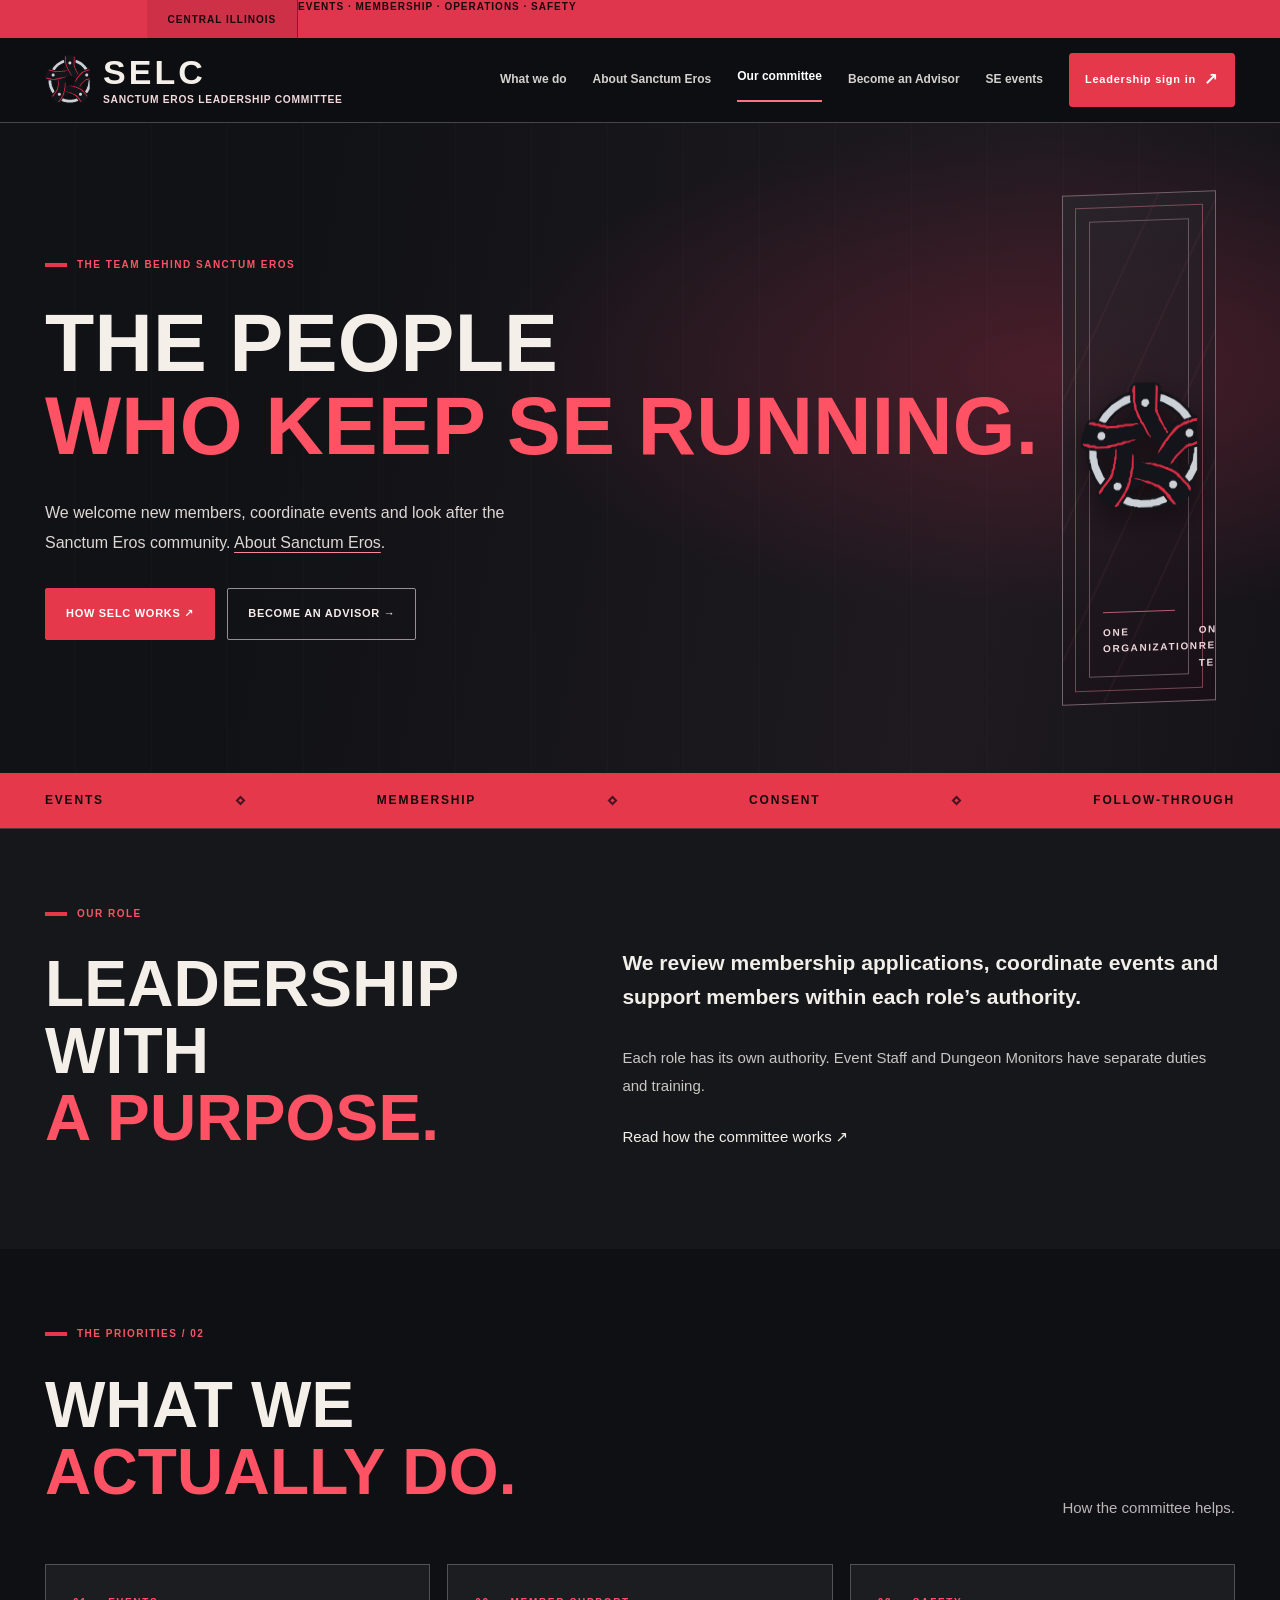
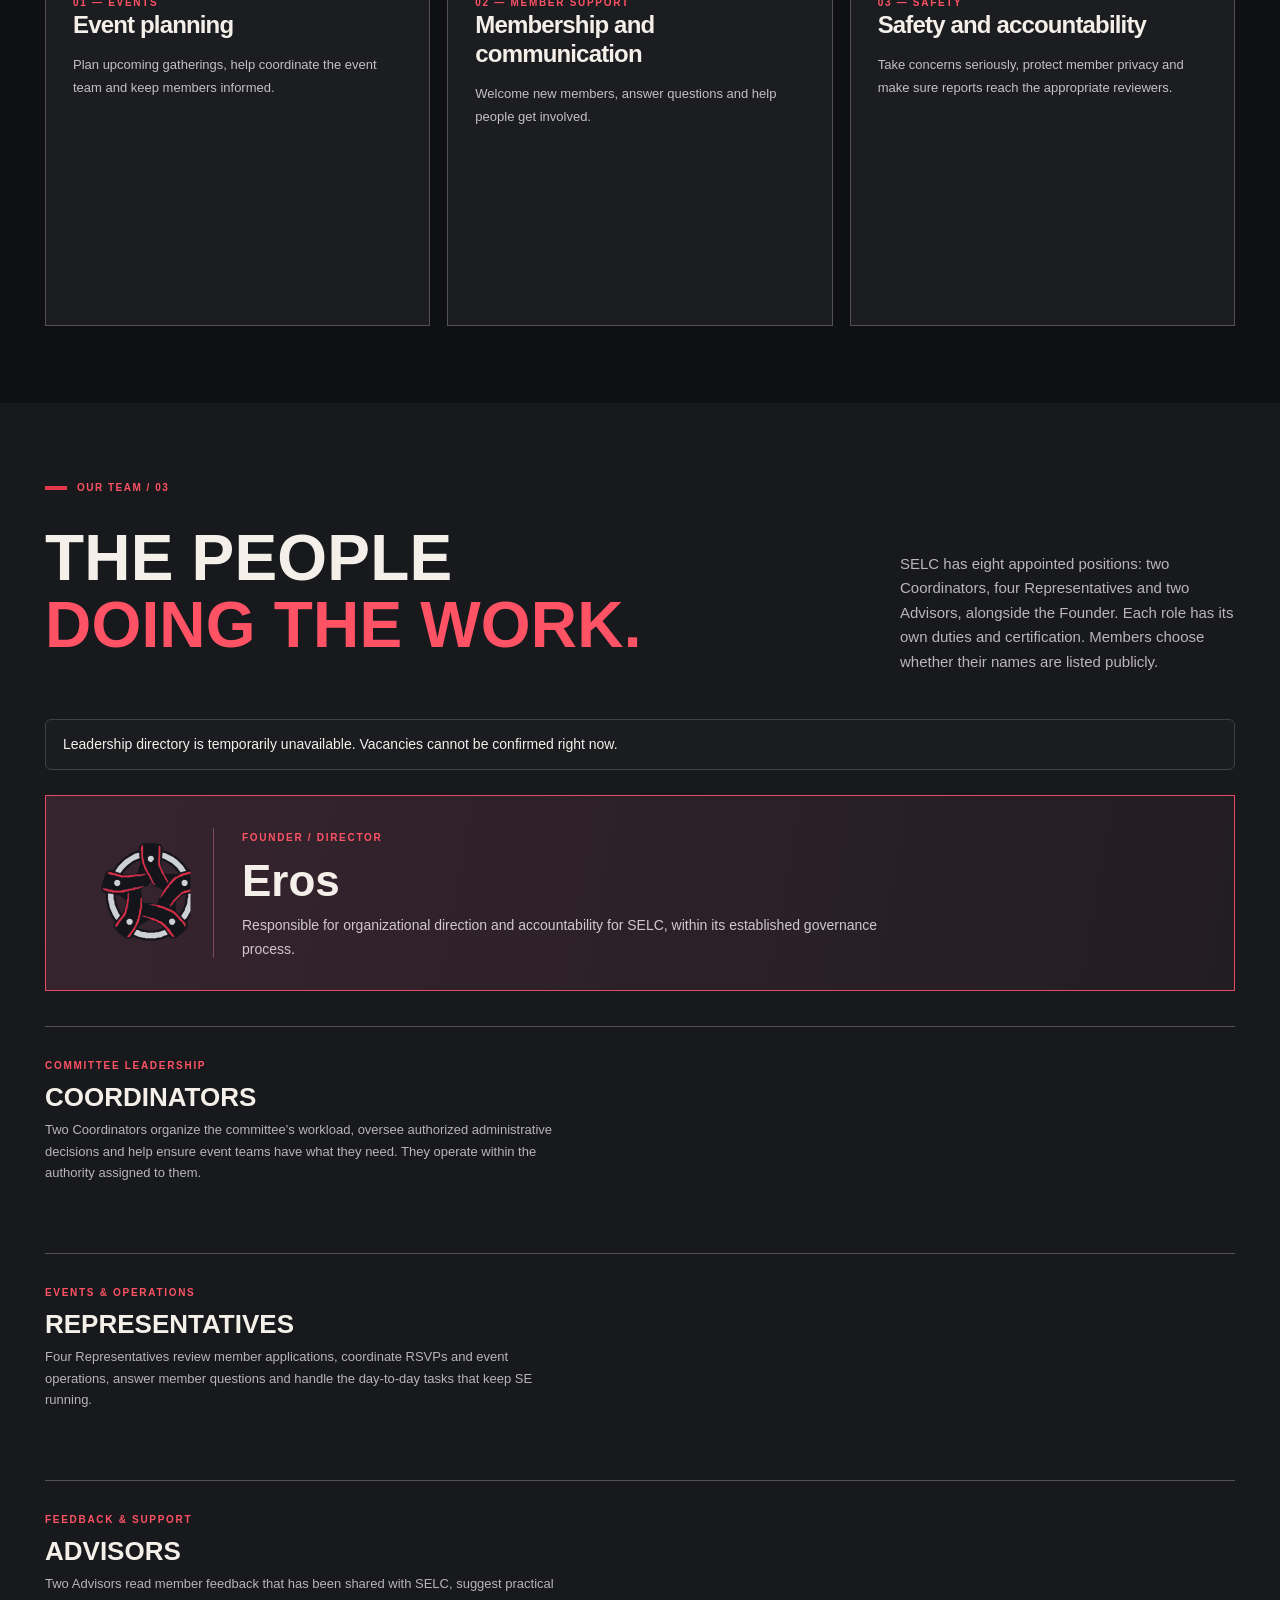
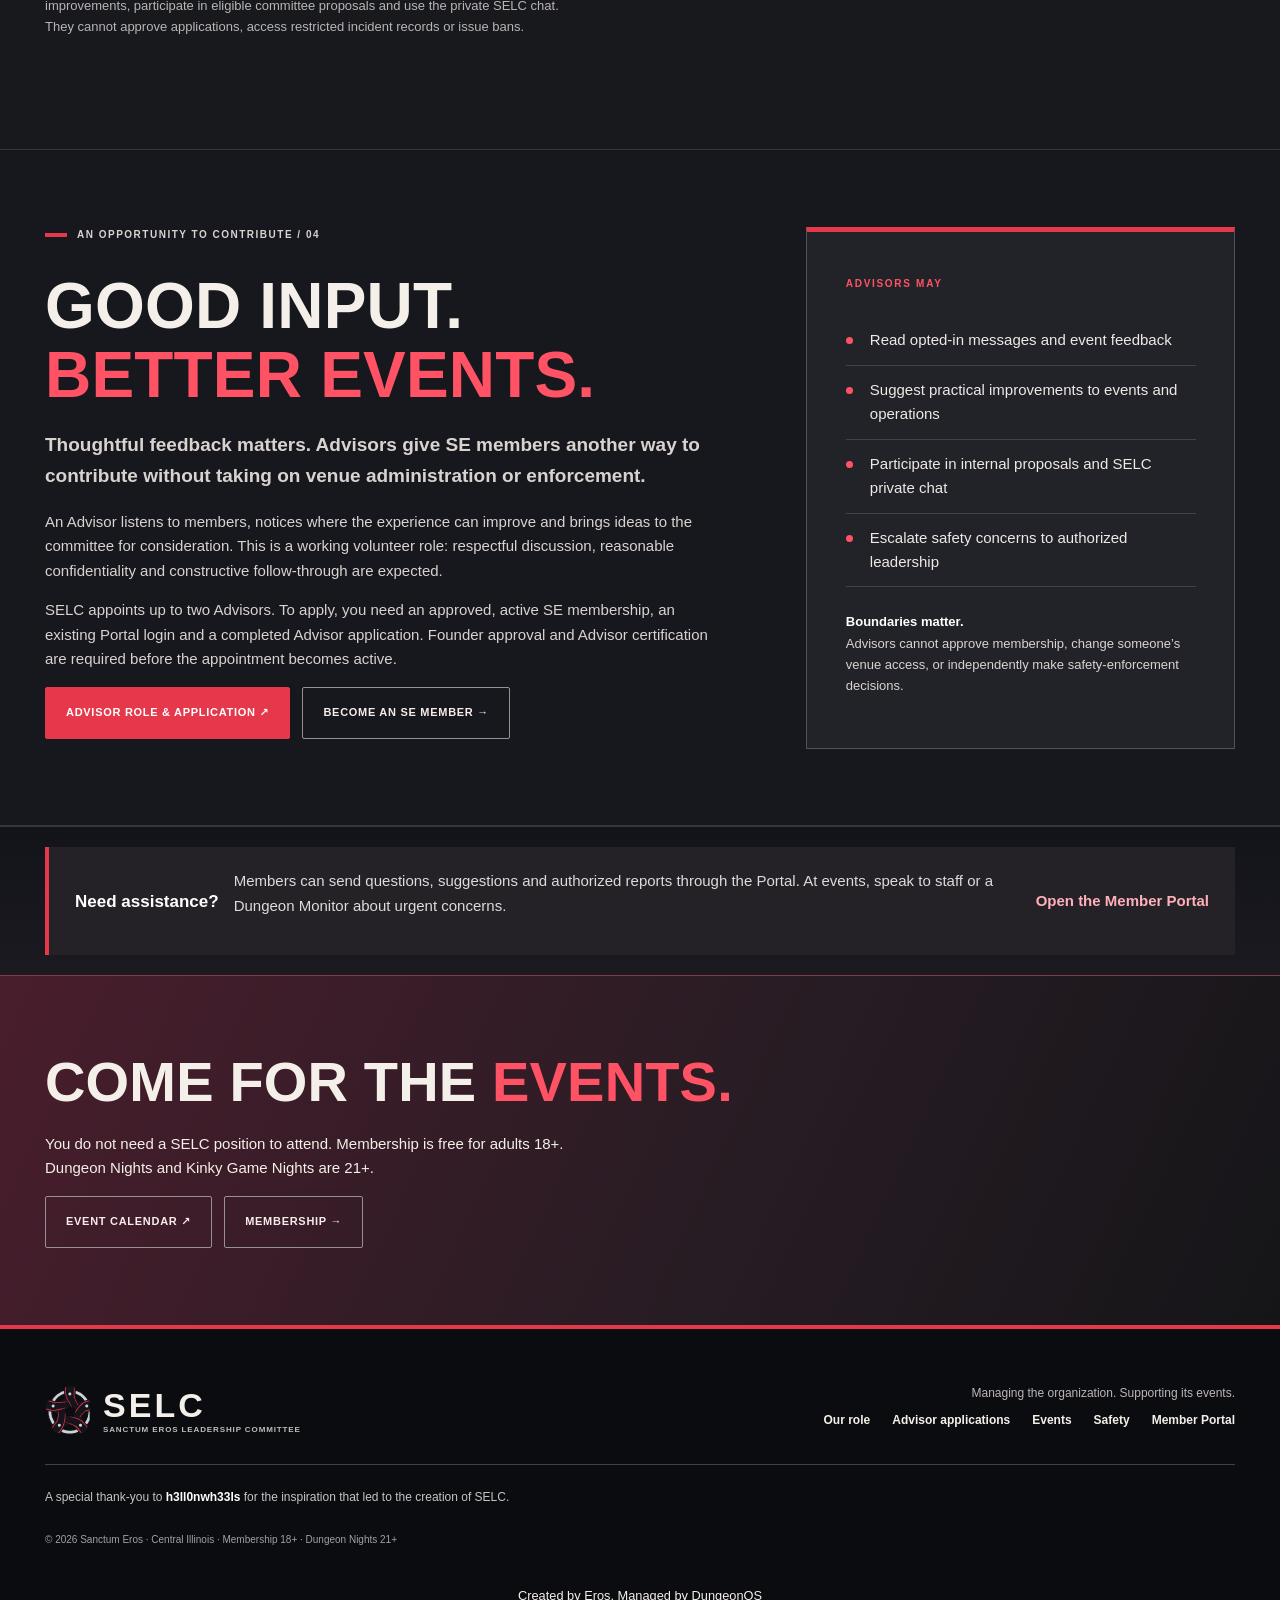
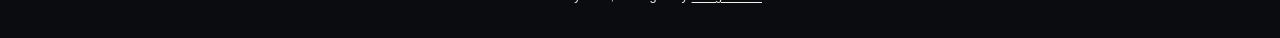
<file: index.html>
<!doctype html>
<html lang="en"><head><meta charset="utf-8"><meta name="viewport" content="width=device-width,initial-scale=1,viewport-fit=cover"><meta name="theme-color" content="#101114">
<meta name="description" content="Meet the Sanctum Eros Leadership Committee: two Coordinators, four Representatives and two Advisors supporting events, membership, communication and safety in Central Illinois.">
<title>SELC — Sanctum Eros Operations & Leadership</title><link rel="icon" type="image/svg+xml" href="/assets/selc-emblem.svg"><link rel="stylesheet" href="/style.css?v=20261123-refined"><script defer src="/app.js?v=20261123-motion-2"></script><link rel="stylesheet" href="/home-refinement.css?v=1"></head>
<body><a class="skip-link" href="#main">Skip to content</a>
<div id="publicSite" class="selc-public-refined">
<div class="site-ribbon"><span class="ribbon-location">CENTRAL ILLINOIS</span><span class="ribbon-values">EVENTS · MEMBERSHIP · OPERATIONS · SAFETY</span></div>
<header class="site-header" id="top"><div class="container header-wrap"><a href="/" class="brand" aria-label="SELC home"><img src="/assets/selc-emblem.svg" alt="" width="52" height="58"><span class="brand-type"><b>SELC</b><small>SANCTUM EROS LEADERSHIP COMMITTEE</small></span></a>
<button type="button" class="mobile-nav-trigger" id="mobileNavTrigger" aria-label="Open main navigation" aria-expanded="false" aria-controls="publicNav"><span></span><span></span><span></span></button>
<nav id="publicNav" class="site-nav" aria-label="Main navigation"><a href="/purpose/">What we do</a><a href="https://sanctumeroshub.org/about/">About Sanctum Eros</a><a href="#people">Our committee</a><a href="/advisor/">Become an Advisor</a><a href="https://sanctumportal.org/events.html">SE events</a><button type="button" class="nav-signin" data-signin>Leadership sign in <span aria-hidden="true">↗</span></button></nav></div></header>
<main id="main">
<section class="hero" aria-labelledby="heroTitle"><div class="container hero-layout"><div class="hero-content"><p class="micro-label"><span class="red-bar"></span> THE TEAM BEHIND SANCTUM EROS</p><h1 id="heroTitle">THE PEOPLE<br><span>WHO KEEP SE RUNNING.</span></h1>
<p class="hero-copy">We welcome new members, coordinate events and look after the Sanctum Eros community. <a href="https://sanctumeroshub.org/about/">About Sanctum Eros</a>.</p>
<div class="hero-cta"><a class="button button-red" href="/purpose/">HOW SELC WORKS ↗</a><a class="button button-line" href="/advisor/">BECOME AN ADVISOR →</a></div></div>
<div class="hero-visual" aria-hidden="true"><div class="industrial-lines"></div><div class="hero-mark-frame"><img src="/assets/selc-emblem.svg" alt="" class="hero-mark"></div><div class="hero-visual-bottom"><span>ONE ORGANIZATION</span><span>ONE RESPONSIBLE TEAM</span></div></div></div>
<div class="hero-motto"><div class="container motto-inner"><span>EVENTS</span><span class="motto-stud" aria-hidden="true"></span><span>MEMBERSHIP</span><span class="motto-stud" aria-hidden="true"></span><span>CONSENT</span><span class="motto-stud" aria-hidden="true"></span><span>FOLLOW-THROUGH</span></div></div></section>
<section class="section manifesto" id="about"><div class="container split-layout"><div class="section-intro"><p class="micro-label"><span class="red-bar"></span> OUR ROLE</p><h2>LEADERSHIP WITH<br><em>A PURPOSE.</em></h2></div><div class="copy-block"><p class="large-copy">We review membership applications, coordinate events and support members within each role’s authority.</p><p>Each role has its own authority. Event Staff and Dungeon Monitors have separate duties and training.</p><a href="/purpose/">Read how the committee works ↗</a></div></div></section>
<section class="section principles" id="education"><div class="container"><div class="section-title-row"><div><p class="micro-label"><span class="red-bar"></span> THE PRIORITIES / 02</p><h2>WHAT WE<br><em>ACTUALLY DO.</em></h2></div><p>How the committee helps.</p></div>
<div class="principle-grid"><article class="principle-card"><span class="card-number">01 — EVENTS</span><h3>Event planning</h3><p>Plan upcoming gatherings, help coordinate the event team and keep members informed.</p></article>
<article class="principle-card"><span class="card-number">02 — MEMBER SUPPORT</span><h3>Membership and communication</h3><p>Welcome new members, answer questions and help people get involved.</p></article>
<article class="principle-card"><span class="card-number">03 — SAFETY</span><h3>Safety and accountability</h3><p>Take concerns seriously, protect member privacy and make sure reports reach the appropriate reviewers.</p></article></div></div></section>
<section class="section people" id="people"><div class="container"><p class="micro-label"><span class="red-bar"></span> OUR TEAM / 03</p><div class="section-title-row people-head"><h2>THE PEOPLE<br><em>DOING THE WORK.</em></h2><p>SELC has eight appointed positions: two Coordinators, four Representatives and two Advisors, alongside the Founder. Each role has its own duties and certification. Members choose whether their names are listed publicly.</p></div>
<p id="publicTeamStatus" class="team-occupancy" aria-live="polite" role="status">Loading current appointments…</p>
<div class="leader-card"><div class="leader-emblem"><img src="/assets/selc-emblem.svg" alt="" width="90" height="110"></div><div class="leader-copy"><span class="mini-overline">FOUNDER / DIRECTOR</span><h3>Eros</h3><p>Responsible for organizational direction and accountability for SELC, within its established governance process.</p></div></div>
<div class="people-subsection"><div><span class="mini-overline">COMMITTEE LEADERSHIP</span><h3>Coordinators</h3><p>Two Coordinators organize the committee’s workload, oversee authorized administrative decisions and help ensure event teams have what they need. They operate within the authority assigned to them.</p></div></div><div class="directory" id="publicCoordinators" aria-live="polite"></div>
<div class="people-subsection"><div><span class="mini-overline">EVENTS & OPERATIONS</span><h3>Representatives</h3><p>Four Representatives review member applications, coordinate RSVPs and event operations, answer member questions and handle the day-to-day tasks that keep SE running.</p></div></div><div class="directory" id="publicDirectory" aria-live="polite"></div><div class="directory hidden" id="publicTransitionRepresentatives" aria-live="polite"></div><div class="people-subsection"><div><span class="mini-overline">FEEDBACK & SUPPORT</span><h3>Advisors</h3><p>Two Advisors read member feedback that has been shared with SELC, suggest practical improvements, participate in eligible committee proposals and use the private SELC chat. They cannot approve applications, access restricted incident records or issue bans.</p></div></div><div class="directory" id="publicAdvisors" aria-live="polite"></div>
</div></section>
<section class="section selc-opportunities" id="join-advisor">
<div class="container selc-opportunities-grid">
<div><p class="micro-label"><span class="red-bar"></span> AN OPPORTUNITY TO CONTRIBUTE / 04</p>
<h2>GOOD INPUT.<br><em>BETTER EVENTS.</em></h2>
<p class="selc-opportunities-lede">Thoughtful feedback matters. Advisors give SE members another way to contribute without taking on venue administration or enforcement.</p>
<p>An Advisor listens to members, notices where the experience can improve and brings ideas to the committee for consideration. This is a working volunteer role: respectful discussion, reasonable confidentiality and constructive follow-through are expected.</p>
<p>SELC appoints up to two Advisors. To apply, you need an approved, active SE membership, an existing Portal login and a completed Advisor application. Founder approval and Advisor certification are required before the appointment becomes active.</p>
<div class="hero-cta"><a class="button button-red" href="/advisor/">ADVISOR ROLE & APPLICATION ↗</a><a class="button button-line" href="https://sanctumportal.org/membership.html#apply">BECOME AN SE MEMBER →</a></div></div>
<aside class="selc-opportunities-panel"><span class="mini-overline">ADVISORS MAY</span><ul>
<li>Read opted-in messages and event feedback</li>
<li>Suggest practical improvements to events and operations</li>
<li>Participate in internal proposals and SELC private chat</li>
<li>Escalate safety concerns to authorized leadership</li></ul>
<div class="selc-opportunities-limit"><strong>Boundaries matter.</strong><p>Advisors cannot approve membership, change someone’s venue access, or independently make safety-enforcement decisions.</p></div>
</aside></div></section>
<section class="section selc-process" id="process"><div class="container"><div class="selc-process-note"><strong>Need assistance?</strong><p>Members can send questions, suggestions and authorized reports through the Portal. At events, speak to staff or a Dungeon Monitor about urgent concerns.</p><a href="https://sanctumportal.org/member.html">Open the Member Portal</a></div></div></section>
<section class="section culture" id="involved"><div class="container"><h2>COME FOR THE <em>EVENTS.</em></h2><p>You do not need a SELC position to attend. Membership is free for adults 18+. Dungeon Nights and Kinky Game Nights are 21+.</p><div class="hero-cta"><a class="button button-line" href="https://sanctumportal.org/events.html">EVENT CALENDAR ↗</a><a class="button button-line" href="https://sanctumportal.org/membership.html#apply">MEMBERSHIP →</a></div></div></section>
</main>
<footer class="site-footer"><div class="container footer-inner"><a href="/" class="brand"><img src="/assets/selc-emblem.svg" width="46" height="53" alt=""><span class="brand-type"><b>SELC</b><small>SANCTUM EROS LEADERSHIP COMMITTEE</small></span></a><div class="footer-right"><p>Managing the organization. Supporting its events.</p><div class="footer-links"><a href="/purpose/">Our role</a><a href="/advisor/">Advisor applications</a><a href="https://sanctumportal.org/events.html">Events</a><a href="https://sanctumportal.org/safety.html">Safety</a><a href="https://sanctumportal.org/member.html">Member Portal</a></div></div>
<p class="footer-credit">A special thank-you to <strong>h3ll0nwh33ls</strong> for the inspiration that led to the creation of SELC.</p><p class="copyright">© <span data-year></span> Sanctum Eros · Central Illinois · Membership 18+ · Dungeon Nights 21+</p><p data-dungeonos-credit class="no-print" style="grid-column:1/-1;margin:1rem 0 0;padding:.4rem 0;text-align:center;font-size:.8rem;line-height:1.5;color:inherit;overflow-wrap:anywhere">Created by Eros, Managed by <a href="https://dungeonos.netlify.app/" rel="noreferrer" style="color:inherit;text-decoration:underline;text-underline-offset:.18em">DungeonOS</a></p></div></footer>
</div>
  <dialog id="loginDialog" class="login-dialog" aria-labelledby="loginTitle"><form method="dialog" class="modal-close-wrap"><button class="modal-close" aria-label="Close sign in">×</button></form><div class="login-inner"><img src="/assets/selc-emblem.svg" width="65" height="72" alt=""><span class="mini-overline">WELCOME BACK</span><h2 id="loginTitle">YOUR PLACE<br>IN THE ROOM.</h2><p>Sign in using your existing Sanctum Eros account. SELC reads your identity and permissions from the Portal.</p><div class="login-handoff"><a class="button button-red" href="https://sanctumportal.org/selc-connect.html">CONTINUE WITH SANCTUM EROS PORTAL ↗</a><small>One account for approved SELC leadership and the Founder.</small></div><p class="login-help">SELC access is for authorized Sanctum Eros team members. If you need access, contact the Founder.</p><p class="login-help">New to Sanctum Eros? <a href="https://sanctumportal.org/membership.html#apply" id="selcRegistrationLink">Create your free Portal account and apply for membership</a>. Approved SE membership is separate from an SELC appointment.</p><p class="login-help">Or sign in with your existing Portal credentials below.</p><form id="loginForm" autocomplete="on"><div class="field"><label for="loginUser">FetLife username or email</label><input id="loginUser" name="username" autocomplete="username" autocapitalize="off" spellcheck="false" required></div><div class="field"><label for="loginPass">Password</label><input id="loginPass" name="password" type="password" autocomplete="current-password" required></div><p class="status-text" id="loginStatus" aria-live="polite"></p><button class="button button-red login-submit" type="submit">SIGN IN TO SELC ↗</button></form><p class="login-help">Your password is verified by the Sanctum Eros Portal, never a separate SELC password database. <a href="https://sanctumportal.org/member.html">Manage or recover your member account</a>.</p></div></dialog>

  <div id="headquarters" class="headquarters hidden" aria-hidden="true">
    <aside id="hqSidebar" class="hq-sidebar"><a class="hq-brand" href="#/home"><img src="/assets/selc-emblem.svg" width="45" height="50" alt=""><span><b>SELC</b><small>HEADQUARTERS</small></span></a><div class="hq-account"><span class="avatar-label" id="hqInitials">SE</span><span><strong id="hqUserName">Member</strong><small id="hqRole">Member</small></span></div>
      <div class="hq-nav-search"><label for="hqNavSearch">Find a workspace</label><input id="hqNavSearch" type="search" placeholder="Search leadership tools" autocomplete="off" aria-controls="hqNavigation"></div><nav id="hqNavigation" aria-label="Headquarters sections"></nav>
      <div class="hq-side-bottom"><a href="https://sanctumportal.org/member.html" rel="noopener noreferrer">↗ My Member Portal</a><a href="https://sanctumportal.org/staff.html" rel="noopener noreferrer">↗ Staff Portal</a><button id="hqSignout" type="button">Sign out of SELC</button></div>
    </aside>
    <div class="hq-main"><header class="hq-topbar"><button id="hqMenu" class="hq-hamburger" type="button" aria-label="Toggle Headquarters menu" aria-expanded="false">☰</button><span class="hq-top-brand">SELC / <span id="hqCurrentSection">HEADQUARTERS</span></span><div class="hq-top-actions"><span id="hqRoleChip" class="hq-chip">MEMBER</span><button type="button" id="hqRefresh" title="Refresh current section" aria-label="Refresh current section">↻</button></div></header><main id="hqContent" tabindex="-1" class="hq-content" aria-live="polite"><div class="hq-loading"><span class="spinner"></span><p>Opening Headquarters…</p></div></main><footer class="no-print" style="padding:0 1rem 1.5rem"><p data-dungeonos-credit class="no-print" style="margin:1rem 0 0;padding:.4rem 0;text-align:center;font-size:.8rem;line-height:1.5;color:inherit;overflow-wrap:anywhere">Created by Eros, Managed by <a href="https://dungeonos.netlify.app/" rel="noreferrer" style="color:inherit;text-decoration:underline;text-underline-offset:.18em">DungeonOS</a></p></footer></div>
    <div id="hqShade" class="hq-shade"></div>
  </div>
  <div id="notify" role="status" aria-live="polite" class="toast-region"></div>
</body>
</html>
</file>
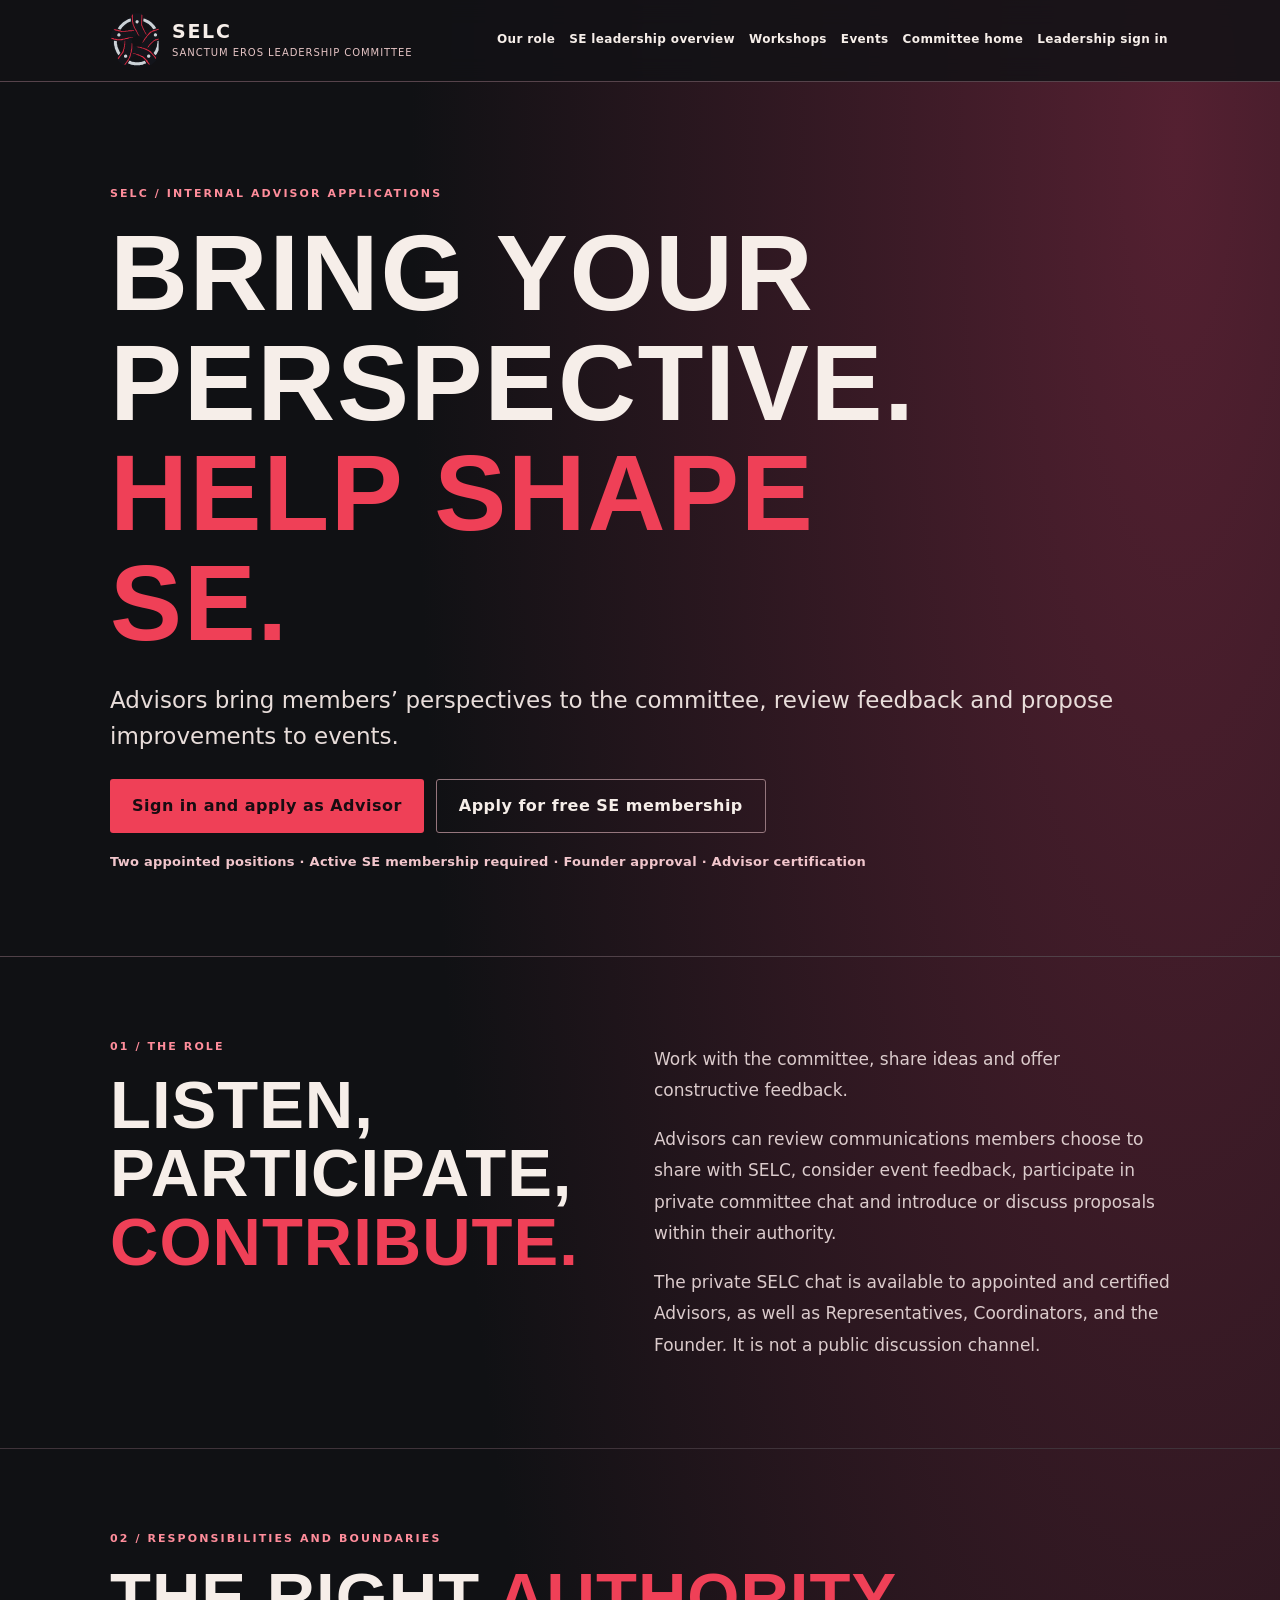
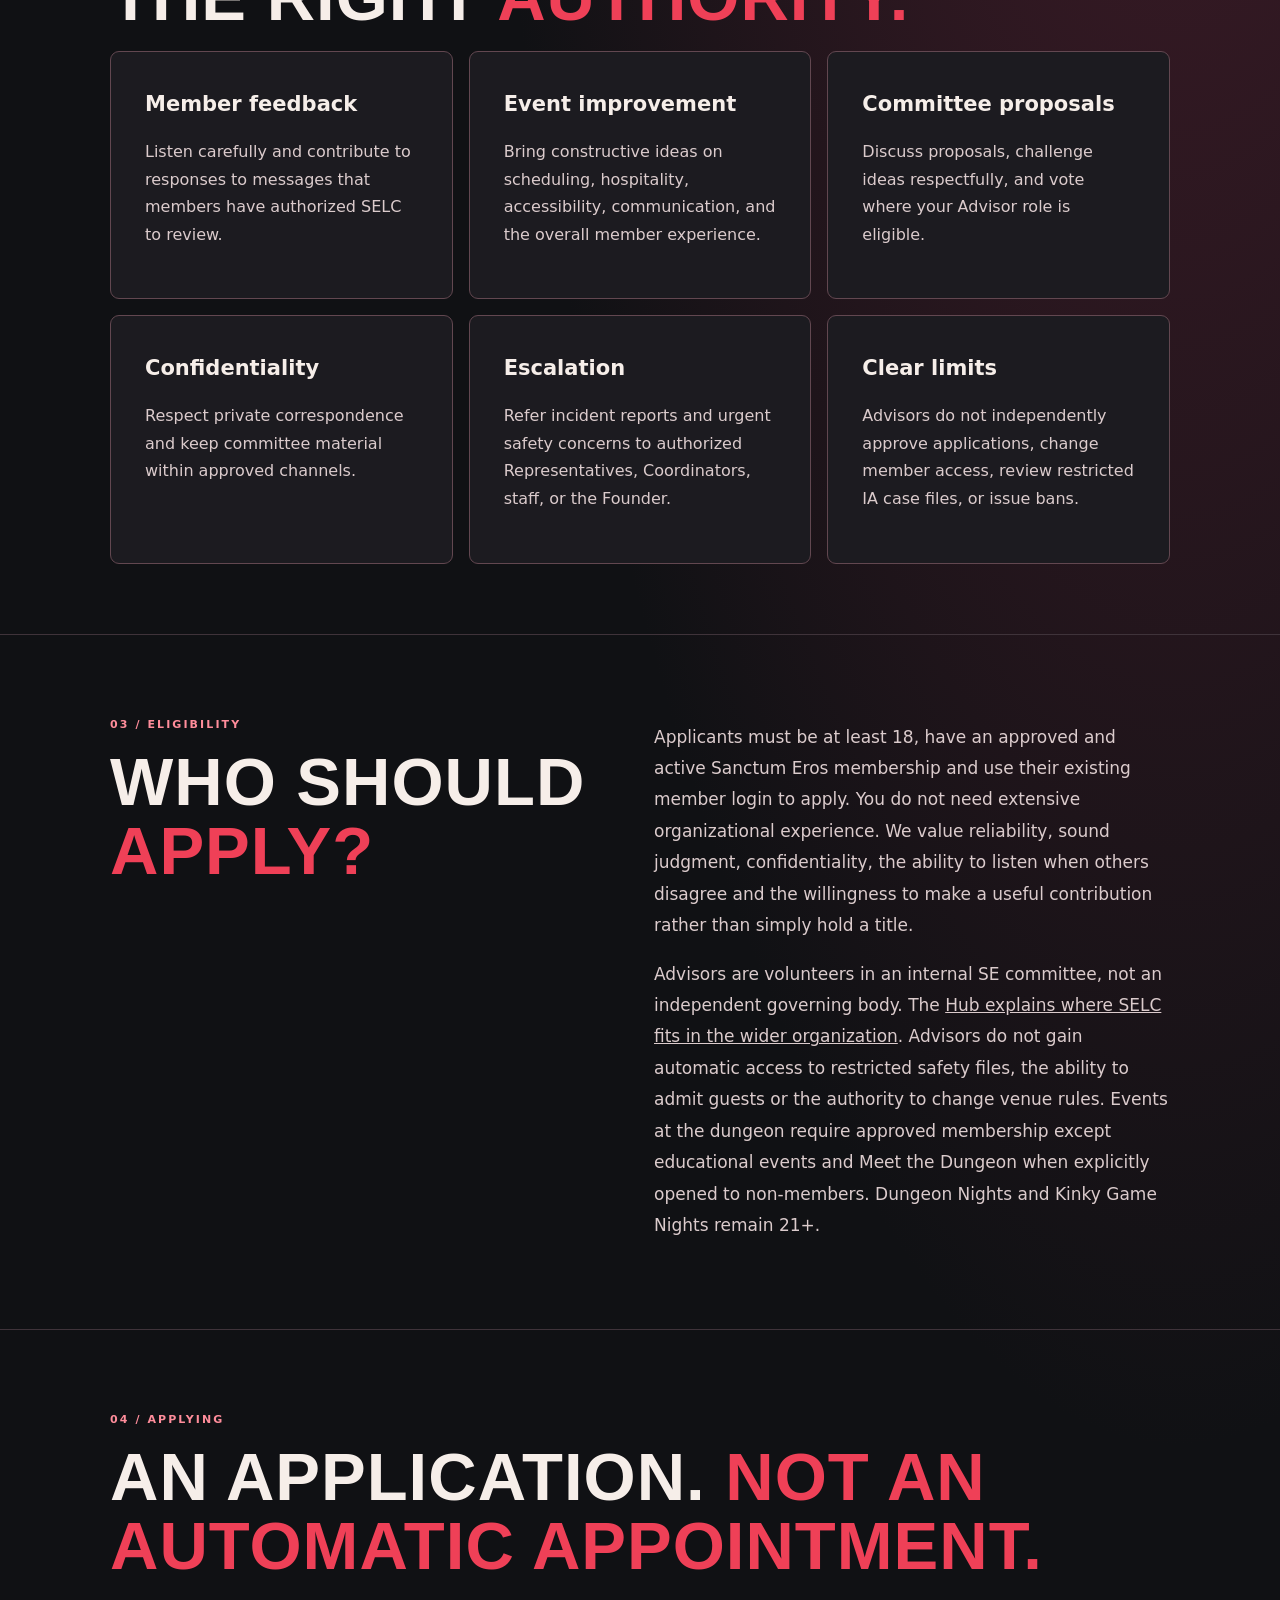
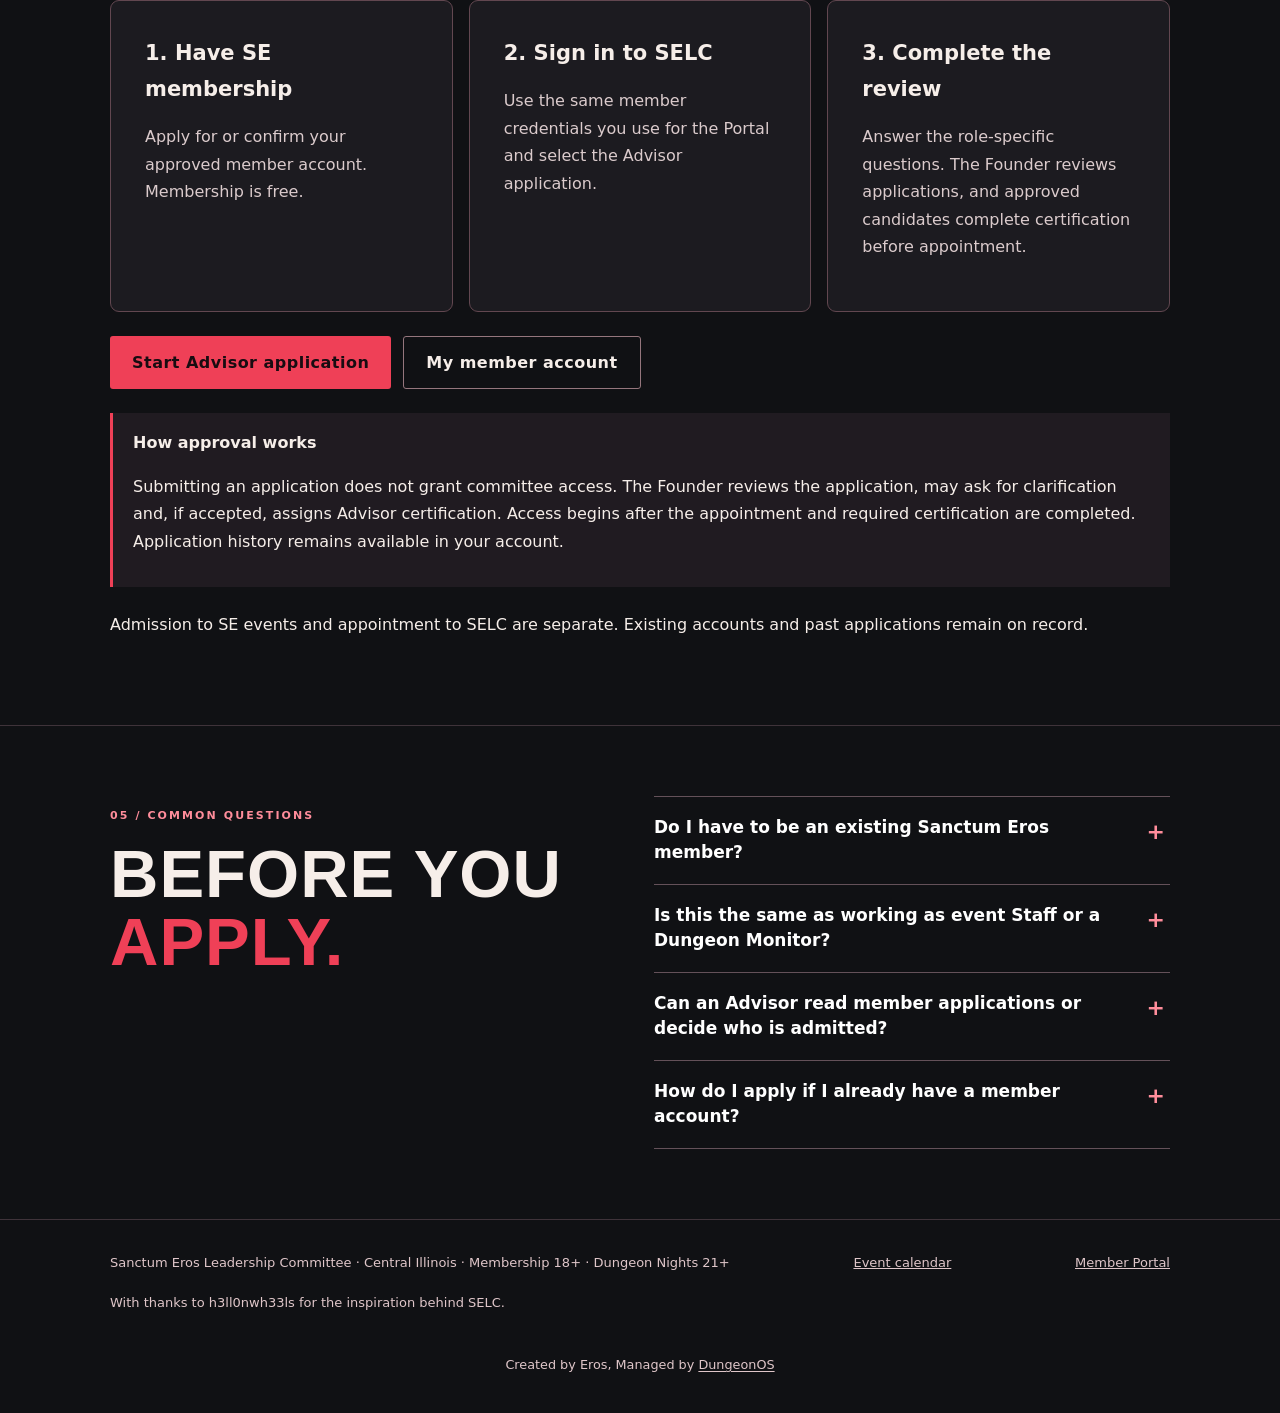
<file: advisor/index.html>
<!doctype html><html lang="en"><head><meta charset="utf-8"><meta name="viewport" content="width=device-width,initial-scale=1"><meta name="theme-color" content="#101114"><meta name="description" content="Learn about applying as one of two internal SELC Advisors. Applicants must hold approved Sanctum Eros membership."><title>Apply for Advisor | Sanctum Eros Leadership Committee</title><link rel="icon" href="/assets/selc-emblem.svg"><link rel="stylesheet" href="/editorial.css?v=20261123-refined"></head><body><a class="skip" href="#main">Skip to content</a><header class="top"><div class="wrap"><a class="brand" href="/"><img src="/assets/selc-emblem.svg" alt=""><span><strong>SELC</strong><small>SANCTUM EROS LEADERSHIP COMMITTEE</small></span></a><nav aria-label="Section navigation"><a href="/purpose/">Our role</a><a href="https://sanctumeroshub.org/about/#leadership">SE leadership overview</a><a href="/education/">Workshops</a><a href="https://sanctumportal.org/events.html">Events</a><a href="/">Committee home</a><a href="https://sanctumportal.org/selc-connect.html">Leadership sign in</a></nav></div></header><main id="main"><section class="hero"><div class="wrap">
<p class="eye">SELC / INTERNAL ADVISOR APPLICATIONS</p><h1>BRING YOUR PERSPECTIVE.<br><em>HELP SHAPE SE.</em></h1>
<p class="lead">Advisors bring members’ perspectives to the committee, review feedback and propose improvements to events.</p>
<div class="actions"><a class="cta" href="/?apply=advisor">Sign in and apply as Advisor</a><a class="cta secondary" href="https://sanctumportal.org/membership.html#apply">Apply for free SE membership</a></div>
<p class="advisor-eligibility">Two appointed positions · Active SE membership required · Founder approval · Advisor certification</p></div></section>
<section class="section"><div class="wrap grid"><div><p class="eye">01 / The role</p><h2>LISTEN, PARTICIPATE, <em>CONTRIBUTE.</em></h2></div><div class="copy">
<p>Work with the committee, share ideas and offer constructive feedback.</p>
<p>Advisors can review communications members choose to share with SELC, consider event feedback, participate in private committee chat and introduce or discuss proposals within their authority.</p>
<p>The private SELC chat is available to appointed and certified Advisors, as well as Representatives, Coordinators, and the Founder. It is not a public discussion channel.</p></div></div></section>
<section class="section"><div class="wrap"><p class="eye">02 / Responsibilities and boundaries</p><h2>THE RIGHT <em>AUTHORITY.</em></h2>
<div class="grid3">
<article class="panel"><h3>Member feedback</h3><p>Listen carefully and contribute to responses to messages that members have authorized SELC to review.</p></article>
<article class="panel"><h3>Event improvement</h3><p>Bring constructive ideas on scheduling, hospitality, accessibility, communication, and the overall member experience.</p></article>
<article class="panel"><h3>Committee proposals</h3><p>Discuss proposals, challenge ideas respectfully, and vote where your Advisor role is eligible.</p></article>
<article class="panel"><h3>Confidentiality</h3><p>Respect private correspondence and keep committee material within approved channels.</p></article>
<article class="panel"><h3>Escalation</h3><p>Refer incident reports and urgent safety concerns to authorized Representatives, Coordinators, staff, or the Founder.</p></article>
<article class="panel"><h3>Clear limits</h3><p>Advisors do not independently approve applications, change member access, review restricted IA case files, or issue bans.</p></article>
</div></div></section>
<section class="section"><div class="wrap grid"><div><p class="eye">03 / Eligibility</p><h2>WHO SHOULD <em>APPLY?</em></h2></div><div class="copy">
<p>Applicants must be at least 18, have an approved and active Sanctum Eros membership and use their existing member login to apply. You do not need extensive organizational experience. We value reliability, sound judgment, confidentiality, the ability to listen when others disagree and the willingness to make a useful contribution rather than simply hold a title.</p>
<p>Advisors are volunteers in an internal SE committee, not an independent governing body. The <a href="https://sanctumeroshub.org/about/#leadership">Hub explains where SELC fits in the wider organization</a>. Advisors do not gain automatic access to restricted safety files, the ability to admit guests or the authority to change venue rules. Events at the dungeon require approved membership except educational events and Meet the Dungeon when explicitly opened to non-members. Dungeon Nights and Kinky Game Nights remain 21+.</p></div></div></section>
<section class="section"><div class="wrap"><p class="eye">04 / Applying</p><h2>AN APPLICATION. <em>NOT AN AUTOMATIC APPOINTMENT.</em></h2><div class="grid3">
<article class="panel"><h3>1. Have SE membership</h3><p>Apply for or confirm your approved member account. Membership is free.</p></article>
<article class="panel"><h3>2. Sign in to SELC</h3><p>Use the same member credentials you use for the Portal and select the Advisor application.</p></article>
<article class="panel"><h3>3. Complete the review</h3><p>Answer the role-specific questions. The Founder reviews applications, and approved candidates complete certification before appointment.</p></article>
</div><div class="actions"><a class="cta" href="/?apply=advisor">Start Advisor application</a><a class="cta secondary" href="https://sanctumportal.org/member.html">My member account</a></div>
<div class="notice"><strong>How approval works</strong><p>Submitting an application does not grant committee access. The Founder reviews the application, may ask for clarification and, if accepted, assigns Advisor certification. Access begins after the appointment and required certification are completed. Application history remains available in your account.</p></div>
 <p>Admission to SE events and appointment to SELC are separate. Existing accounts and past applications remain on record.</p></div></section>
<section class="section"><div class="wrap grid"><div><p class="eye">05 / Common questions</p><h2>BEFORE YOU <em>APPLY.</em></h2></div>
<div class="copy">
 <details class="advisor-faq"><summary>Do I have to be an existing Sanctum Eros member?</summary><p>Yes. Advisor applications are for approved, active SE members. Membership is free and separate from appointment to SELC.</p></details>
 <details class="advisor-faq"><summary>Is this the same as working as event Staff or a Dungeon Monitor?</summary><p>No. Advisor service does not authorize venue supervision, demonstrations, member admission or incident enforcement. Those duties require the appropriate staff appointment and training.</p></details>
 <details class="advisor-faq"><summary>Can an Advisor read member applications or decide who is admitted?</summary><p>No. Membership applications and approval controls are restricted to authorized Representatives, Coordinators and the Founder. Advisors can help with feedback and member-authorized communications but not independent approvals.</p></details>
 <details class="advisor-faq"><summary>How do I apply if I already have a member account?</summary><p>Choose “Start Advisor application,” sign in with your existing Portal credentials and complete the Advisor questions. You can return to your member account to check your membership status.</p></details>
</div></div></section></main><footer class="footer"><div class="wrap"><div>Sanctum Eros Leadership Committee · Central Illinois · Membership 18+ · Dungeon Nights 21+</div><a href="https://sanctumportal.org/events.html">Event calendar</a><a href="https://sanctumportal.org/member.html">Member Portal</a><span>With thanks to h3ll0nwh33ls for the inspiration behind SELC.</span><p data-dungeonos-credit class="no-print" style="flex-basis:100%;margin:1rem 0 0;padding:.4rem 0;text-align:center;font-size:.8rem;line-height:1.5;color:inherit;overflow-wrap:anywhere">Created by Eros, Managed by <a href="https://dungeonos.netlify.app/" rel="noreferrer" style="color:inherit;text-decoration:underline;text-underline-offset:.18em">DungeonOS</a></p></div></footer></body></html>
</file>
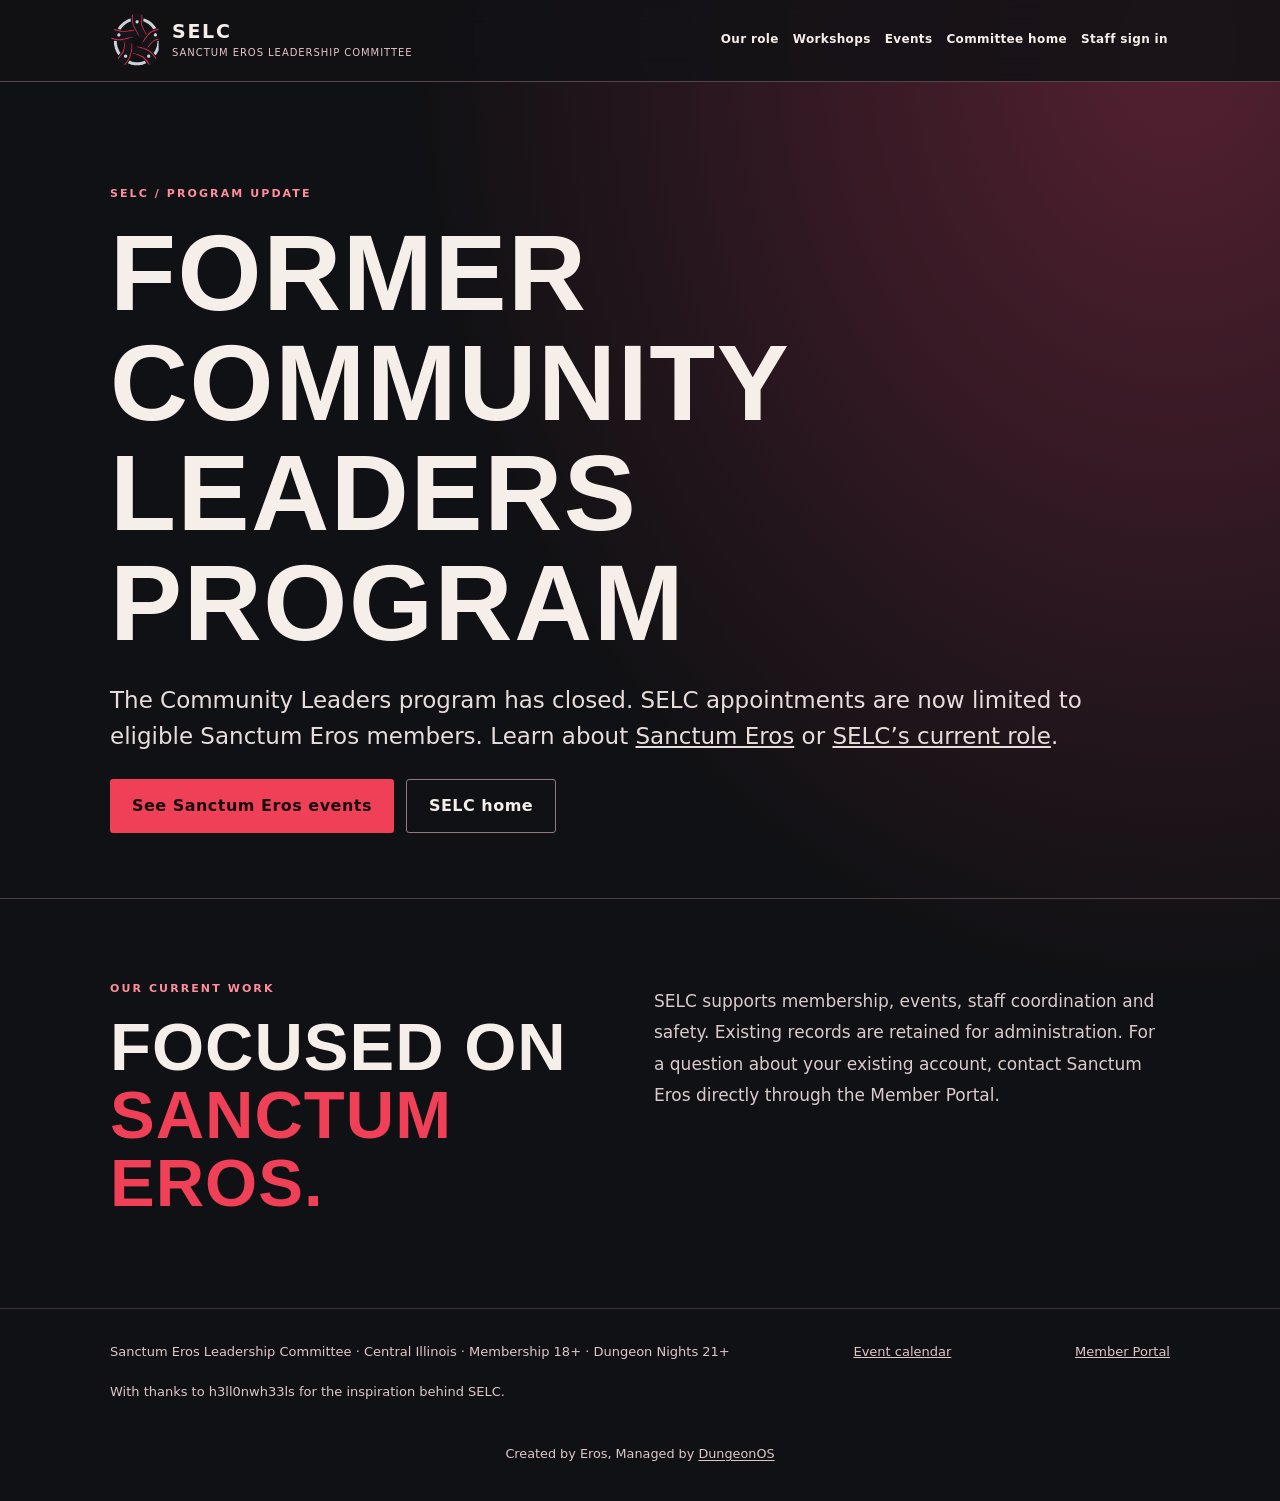
<file: community-leaders/index.html>
<!doctype html><html lang="en"><head><meta charset="utf-8"><meta name="viewport" content="width=device-width,initial-scale=1"><meta name="theme-color" content="#101114"><meta name="description" content="This former community program is not currently accepting new applications."><title>Program update | Sanctum Eros Leadership Committee</title><link rel="icon" href="/assets/selc-emblem.svg"><link rel="stylesheet" href="/editorial.css?v=20261123-motion-2"></head><body><a class="skip" href="#main">Skip to content</a><header class="top"><div class="wrap"><a class="brand" href="/"><img src="/assets/selc-emblem.svg" alt=""><span><strong>SELC</strong><small>SANCTUM EROS LEADERSHIP COMMITTEE</small></span></a><nav aria-label="Section navigation"><a href="/purpose/">Our role</a><a href="/education/">Workshops</a><a href="https://sanctumportal.org/events.html">Events</a><a href="/">Committee home</a><a href="https://sanctumportal.org/selc-connect.html">Staff sign in</a></nav></div></header><main id="main"><section class="hero"><div class="wrap"><p class="eye">SELC / Program update</p><h1>FORMER COMMUNITY LEADERS PROGRAM</h1><p class="lead">The Community Leaders program has closed. SELC appointments are now limited to eligible Sanctum Eros members. Learn about <a href="https://sanctumeroshub.org/about/">Sanctum Eros</a> or <a href="/purpose/">SELC’s current role</a>.</p><div class="actions"><a class="cta" href="https://sanctumportal.org/events.html">See Sanctum Eros events</a><a class="cta secondary" href="/">SELC home</a></div></div></section><section class="section"><div class="wrap grid"><div><p class="eye">Our current work</p><h2>FOCUSED ON <em>SANCTUM EROS.</em></h2></div><div class="copy"><p>SELC supports membership, events, staff coordination and safety. Existing records are retained for administration. For a question about your existing account, contact Sanctum Eros directly through the Member Portal.</p></div></div></section></main><footer class="footer"><div class="wrap"><div>Sanctum Eros Leadership Committee · Central Illinois · Membership 18+ · Dungeon Nights 21+</div><a href="https://sanctumportal.org/events.html">Event calendar</a><a href="https://sanctumportal.org/member.html">Member Portal</a><span>With thanks to h3ll0nwh33ls for the inspiration behind SELC.</span><p data-dungeonos-credit class="no-print" style="flex-basis:100%;margin:1rem 0 0;padding:.4rem 0;text-align:center;font-size:.8rem;line-height:1.5;color:inherit;overflow-wrap:anywhere">Created by Eros, Managed by <a href="https://dungeonos.netlify.app/" rel="noreferrer" style="color:inherit;text-decoration:underline;text-underline-offset:.18em">DungeonOS</a></p></div></footer></body></html>
</file>
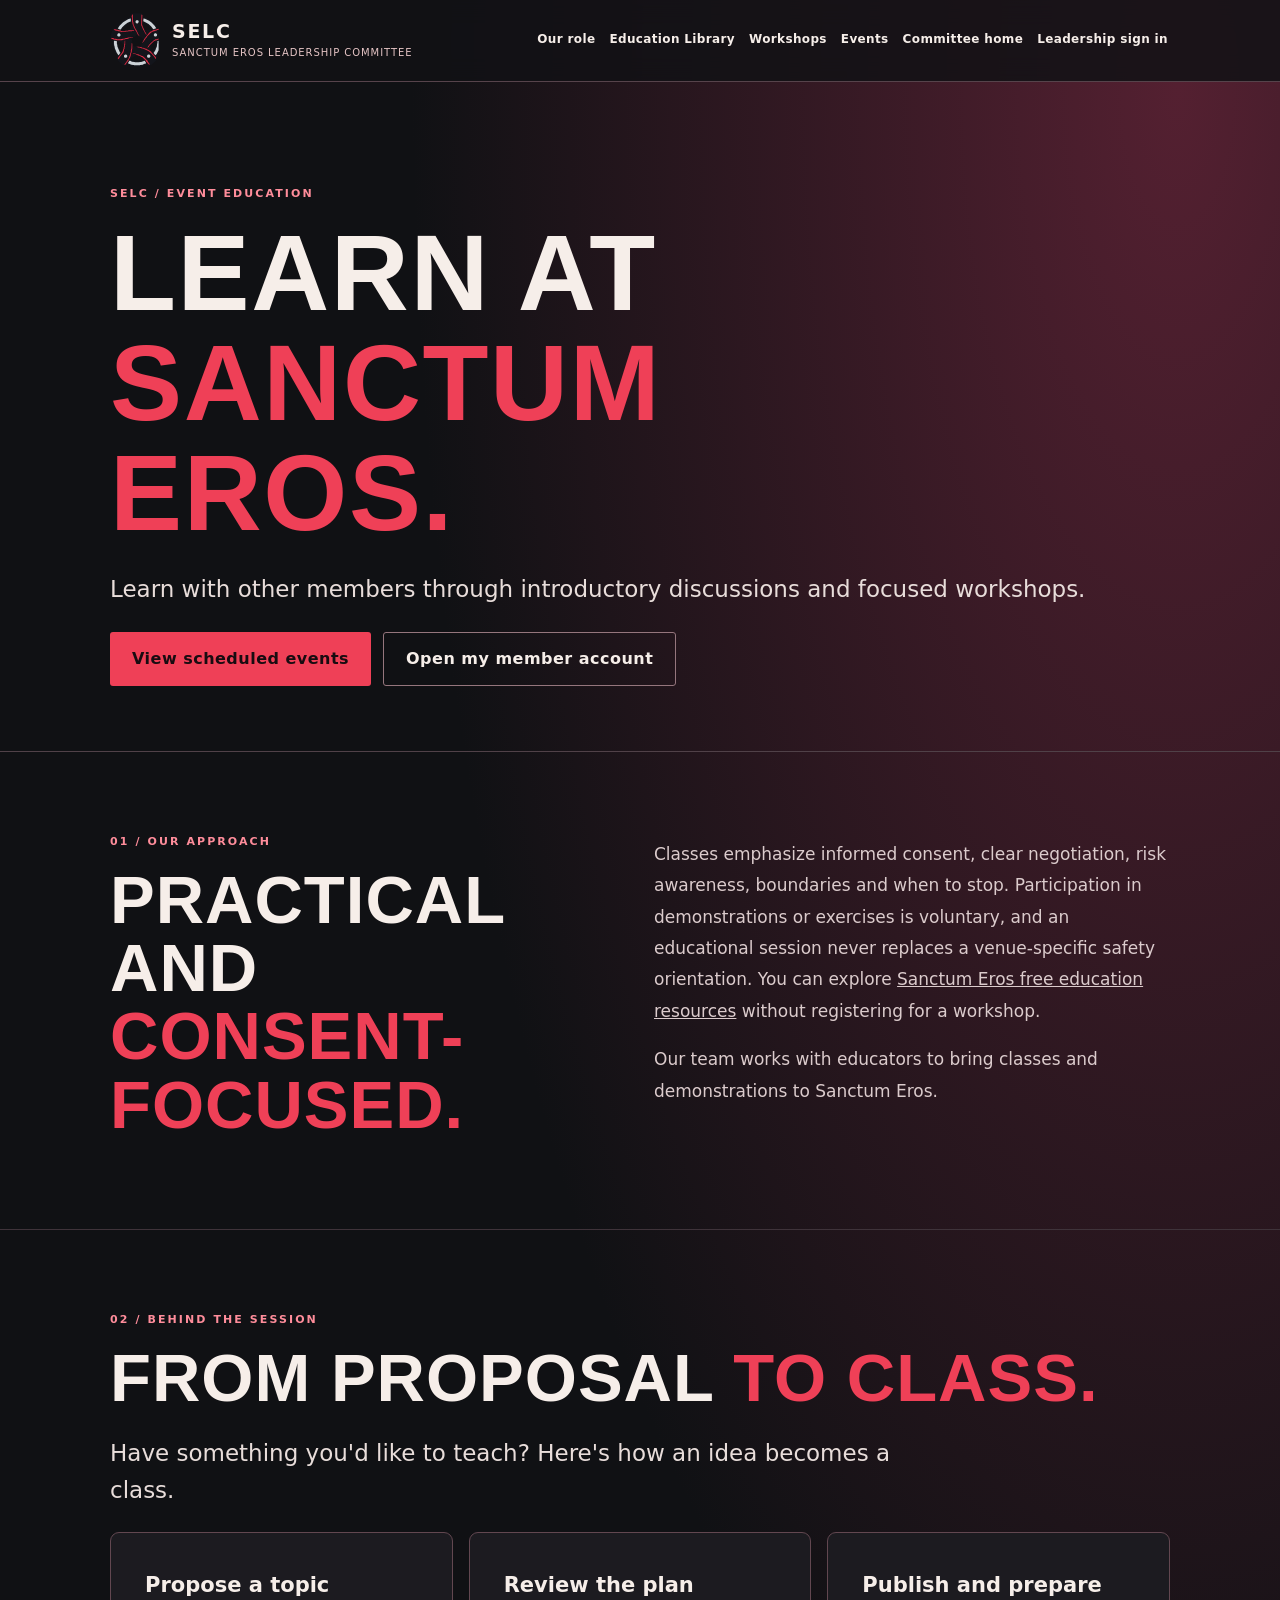
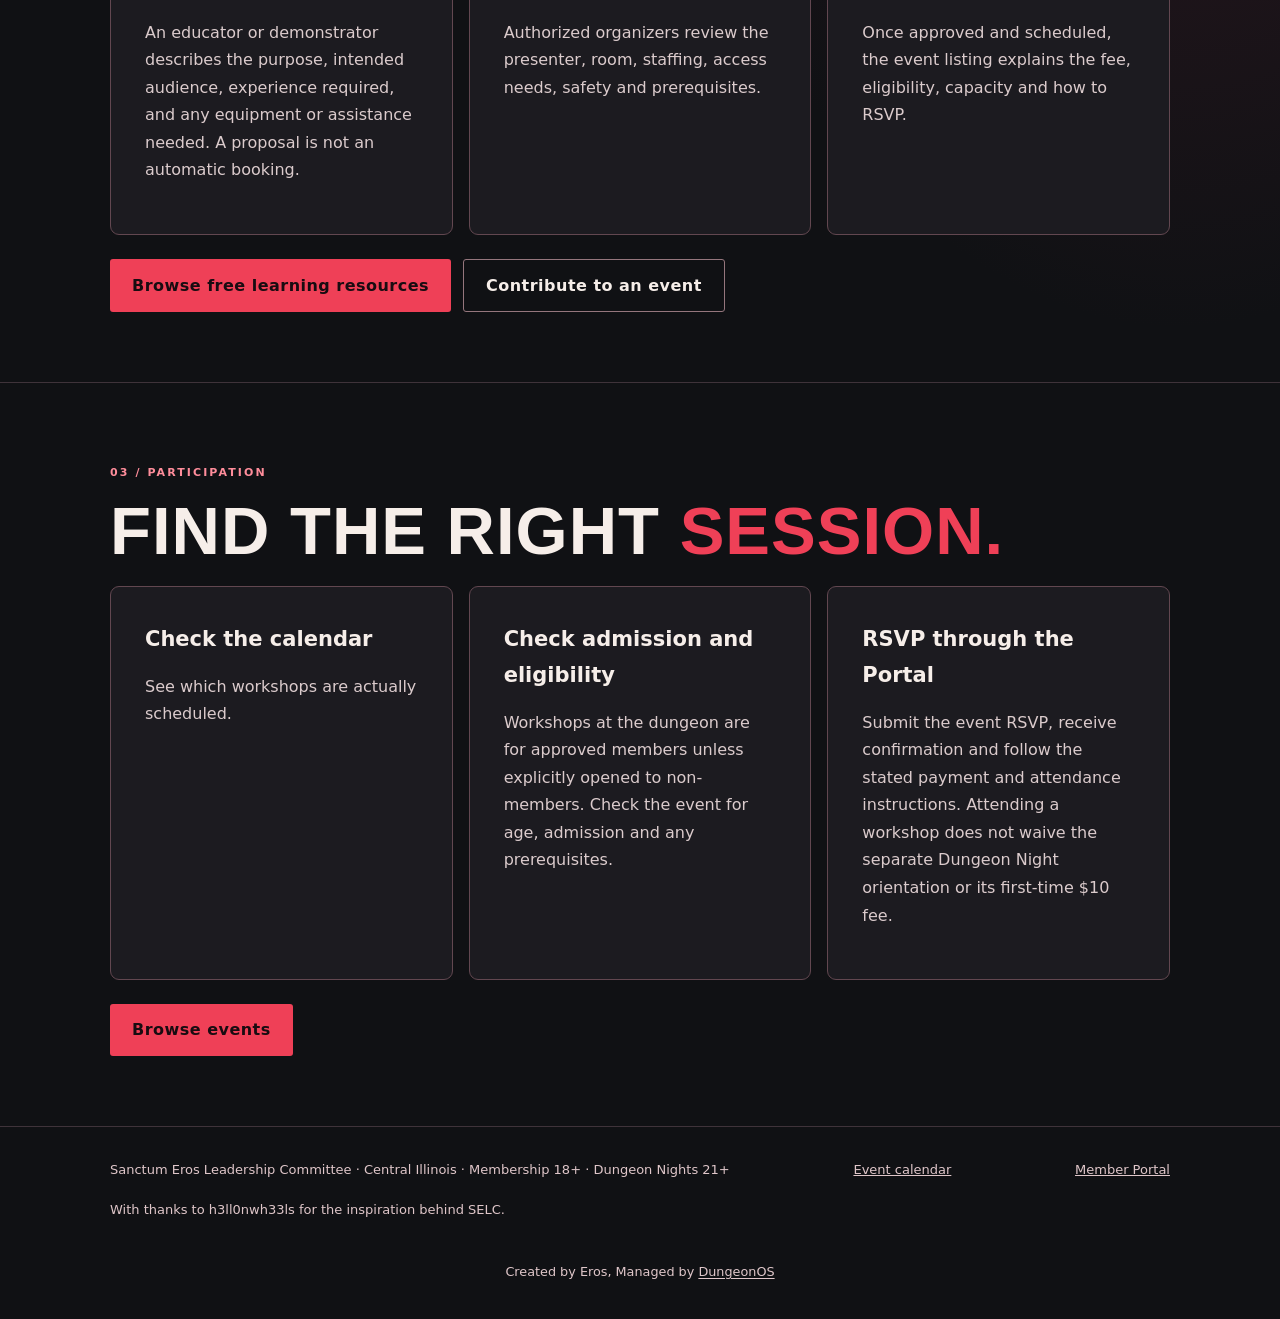
<file: education/index.html>
<!doctype html><html lang="en"><head><meta charset="utf-8"><meta name="viewport" content="width=device-width,initial-scale=1"><meta name="theme-color" content="#101114"><meta name="description" content="Educational workshops are scheduled as Sanctum Eros events, with eligibility and registration managed through the Portal."><title>Workshops & Classes | Sanctum Eros Leadership Committee</title><link rel="icon" href="/assets/selc-emblem.svg"><link rel="stylesheet" href="/editorial.css?v=20261123-refined"></head><body><a class="skip" href="#main">Skip to content</a><header class="top"><div class="wrap"><a class="brand" href="/"><img src="/assets/selc-emblem.svg" alt=""><span><strong>SELC</strong><small>SANCTUM EROS LEADERSHIP COMMITTEE</small></span></a><nav aria-label="Section navigation"><a href="/purpose/">Our role</a><a href="https://sanctumeroshub.org/education/">Education Library</a><a href="/education/">Workshops</a><a href="https://sanctumportal.org/events.html">Events</a><a href="/">Committee home</a><a href="https://sanctumportal.org/selc-connect.html">Leadership sign in</a></nav></div></header><main id="main"><section class="hero"><div class="wrap"><p class="eye">SELC / Event education</p><h1>LEARN AT <em>SANCTUM EROS.</em></h1><p class="lead">Learn with other members through introductory discussions and focused workshops.</p><div class="actions"><a class="cta" href="https://sanctumportal.org/events.html">View scheduled events</a><a class="cta secondary" href="https://sanctumportal.org/member.html">Open my member account</a></div></div></section>
<section class="section"><div class="wrap grid"><div><p class="eye">01 / Our approach</p><h2>PRACTICAL AND <em>CONSENT-FOCUSED.</em></h2></div><div class="copy"><p>Classes emphasize informed consent, clear negotiation, risk awareness, boundaries and when to stop. Participation in demonstrations or exercises is voluntary, and an educational session never replaces a venue-specific safety orientation. You can explore <a href="https://sanctumeroshub.org/education/">Sanctum Eros free education resources</a> without registering for a workshop.</p><p>Our team works with educators to bring classes and demonstrations to Sanctum Eros.</p></div></div></section>
<section class="section" id="workshop-process"><div class="wrap"><p class="eye">02 / Behind the session</p><h2>FROM PROPOSAL <em>TO CLASS.</em></h2>
 <p class="lead">Have something you'd like to teach? Here's how an idea becomes a class.</p>
 <div class="grid3">
  <article class="panel"><h3>Propose a topic</h3><p>An educator or demonstrator describes the purpose, intended audience, experience required, and any equipment or assistance needed. A proposal is not an automatic booking.</p></article>
  <article class="panel"><h3>Review the plan</h3><p>Authorized organizers review the presenter, room, staffing, access needs, safety and prerequisites.</p></article>
  <article class="panel"><h3>Publish and prepare</h3><p>Once approved and scheduled, the event listing explains the fee, eligibility, capacity and how to RSVP.</p></article>
 </div>
 <div class="actions"><a class="cta" href="https://sanctumeroshub.org/education/">Browse free learning resources</a><a class="cta secondary" href="https://sanctumeroshub.org/community/">Contribute to an event</a></div>
</div></section>
<section class="section"><div class="wrap"><p class="eye">03 / Participation</p><h2>FIND THE RIGHT <em>SESSION.</em></h2><div class="grid3"><article class="panel"><h3>Check the calendar</h3><p>See which workshops are actually scheduled.</p></article><article class="panel"><h3>Check admission and eligibility</h3><p>Workshops at the dungeon are for approved members unless explicitly opened to non-members. Check the event for age, admission and any prerequisites.</p></article><article class="panel"><h3>RSVP through the Portal</h3><p>Submit the event RSVP, receive confirmation and follow the stated payment and attendance instructions. Attending a workshop does not waive the separate Dungeon Night orientation or its first-time $10 fee.</p></article></div><div class="actions"><a class="cta" href="https://sanctumportal.org/events.html">Browse events</a></div></div></section></main><footer class="footer"><div class="wrap"><div>Sanctum Eros Leadership Committee · Central Illinois · Membership 18+ · Dungeon Nights 21+</div><a href="https://sanctumportal.org/events.html">Event calendar</a><a href="https://sanctumportal.org/member.html">Member Portal</a><span>With thanks to h3ll0nwh33ls for the inspiration behind SELC.</span><p data-dungeonos-credit class="no-print" style="flex-basis:100%;margin:1rem 0 0;padding:.4rem 0;text-align:center;font-size:.8rem;line-height:1.5;color:inherit;overflow-wrap:anywhere">Created by Eros, Managed by <a href="https://dungeonos.netlify.app/" rel="noreferrer" style="color:inherit;text-decoration:underline;text-underline-offset:.18em">DungeonOS</a></p></div></footer></body></html>
</file>
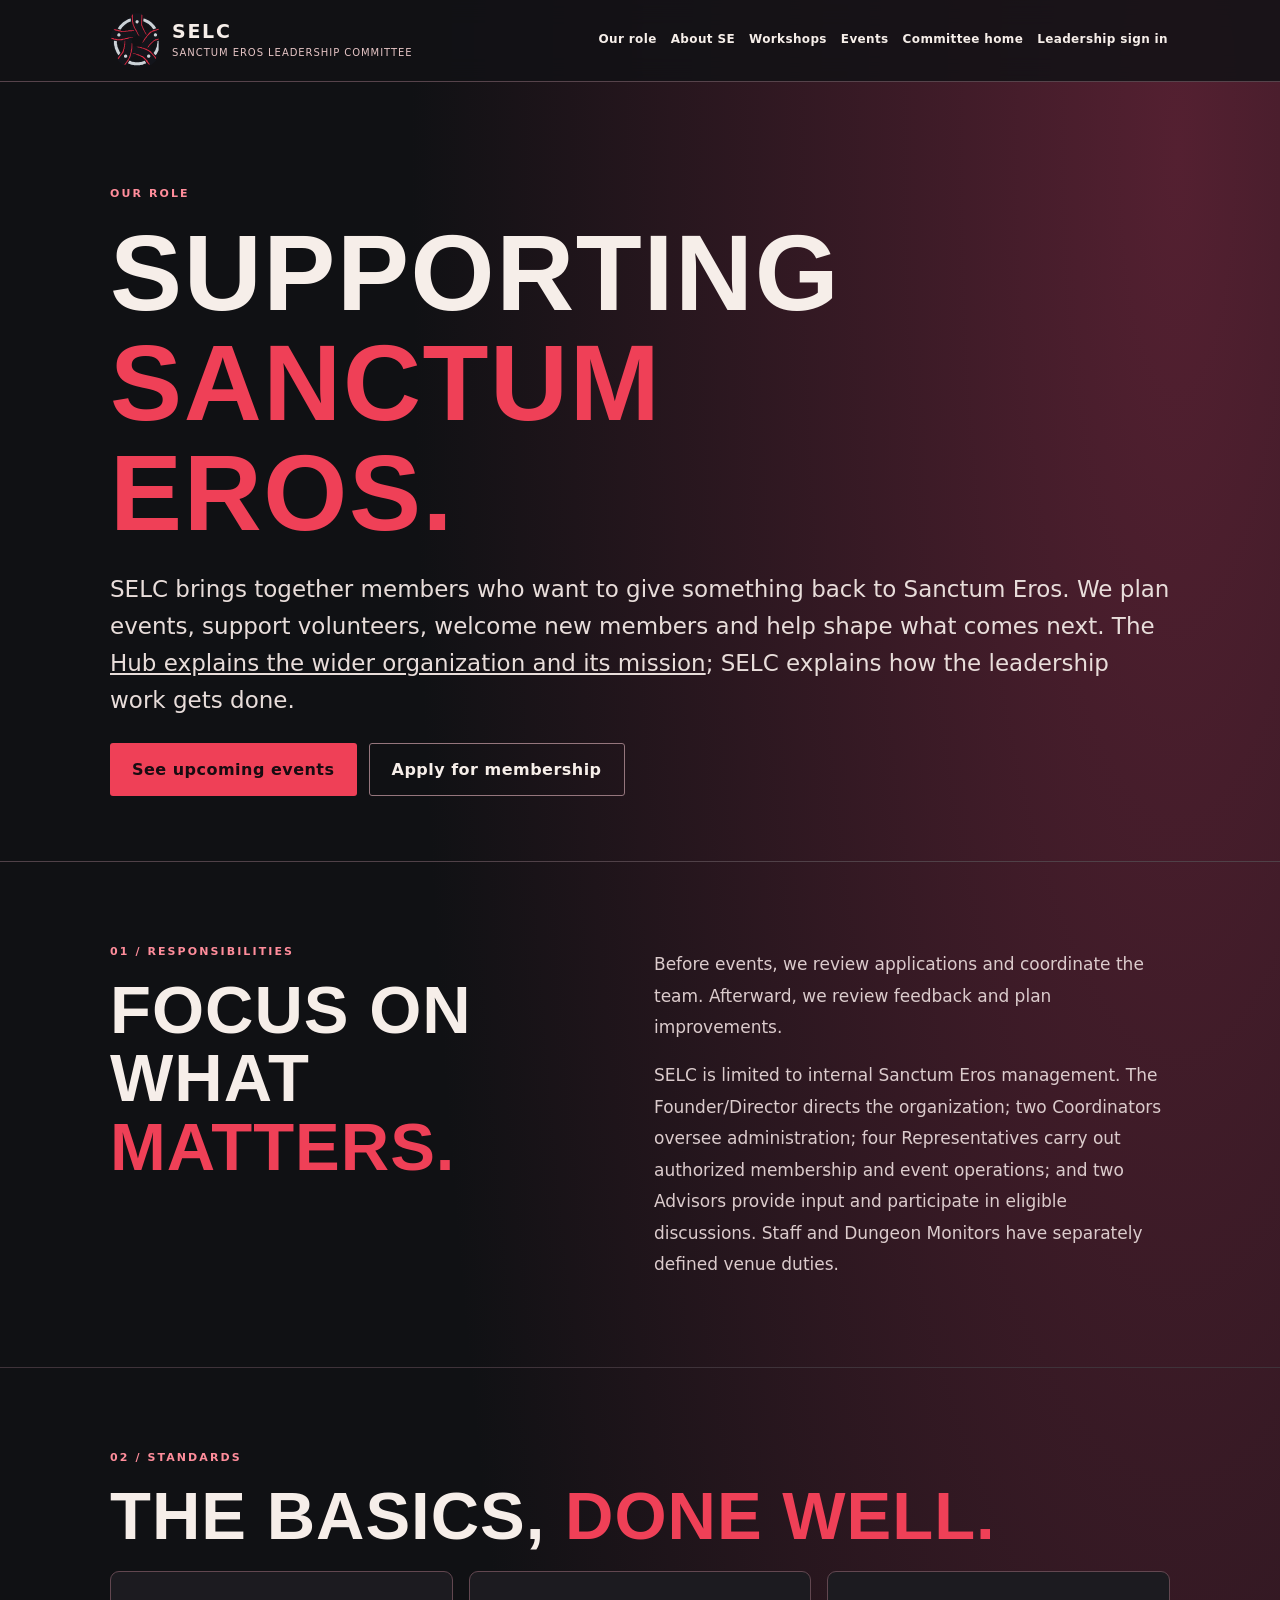
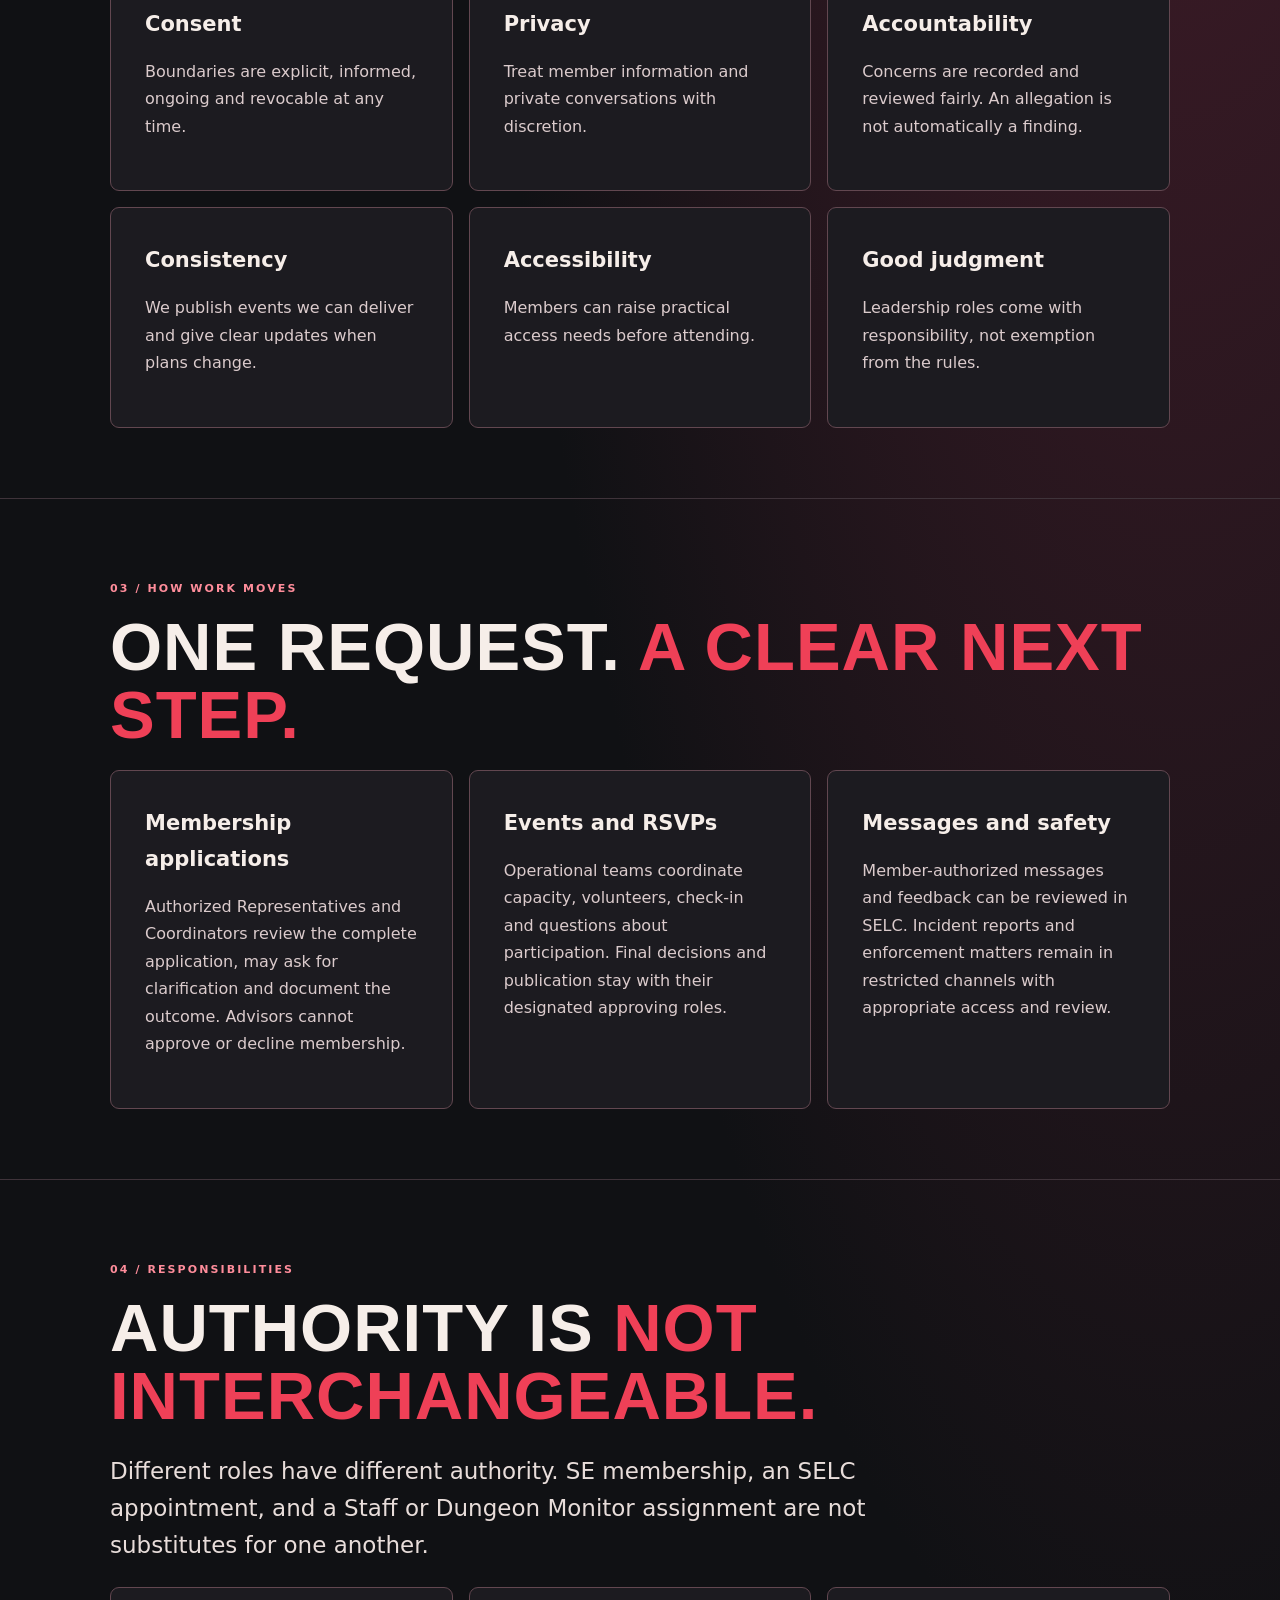
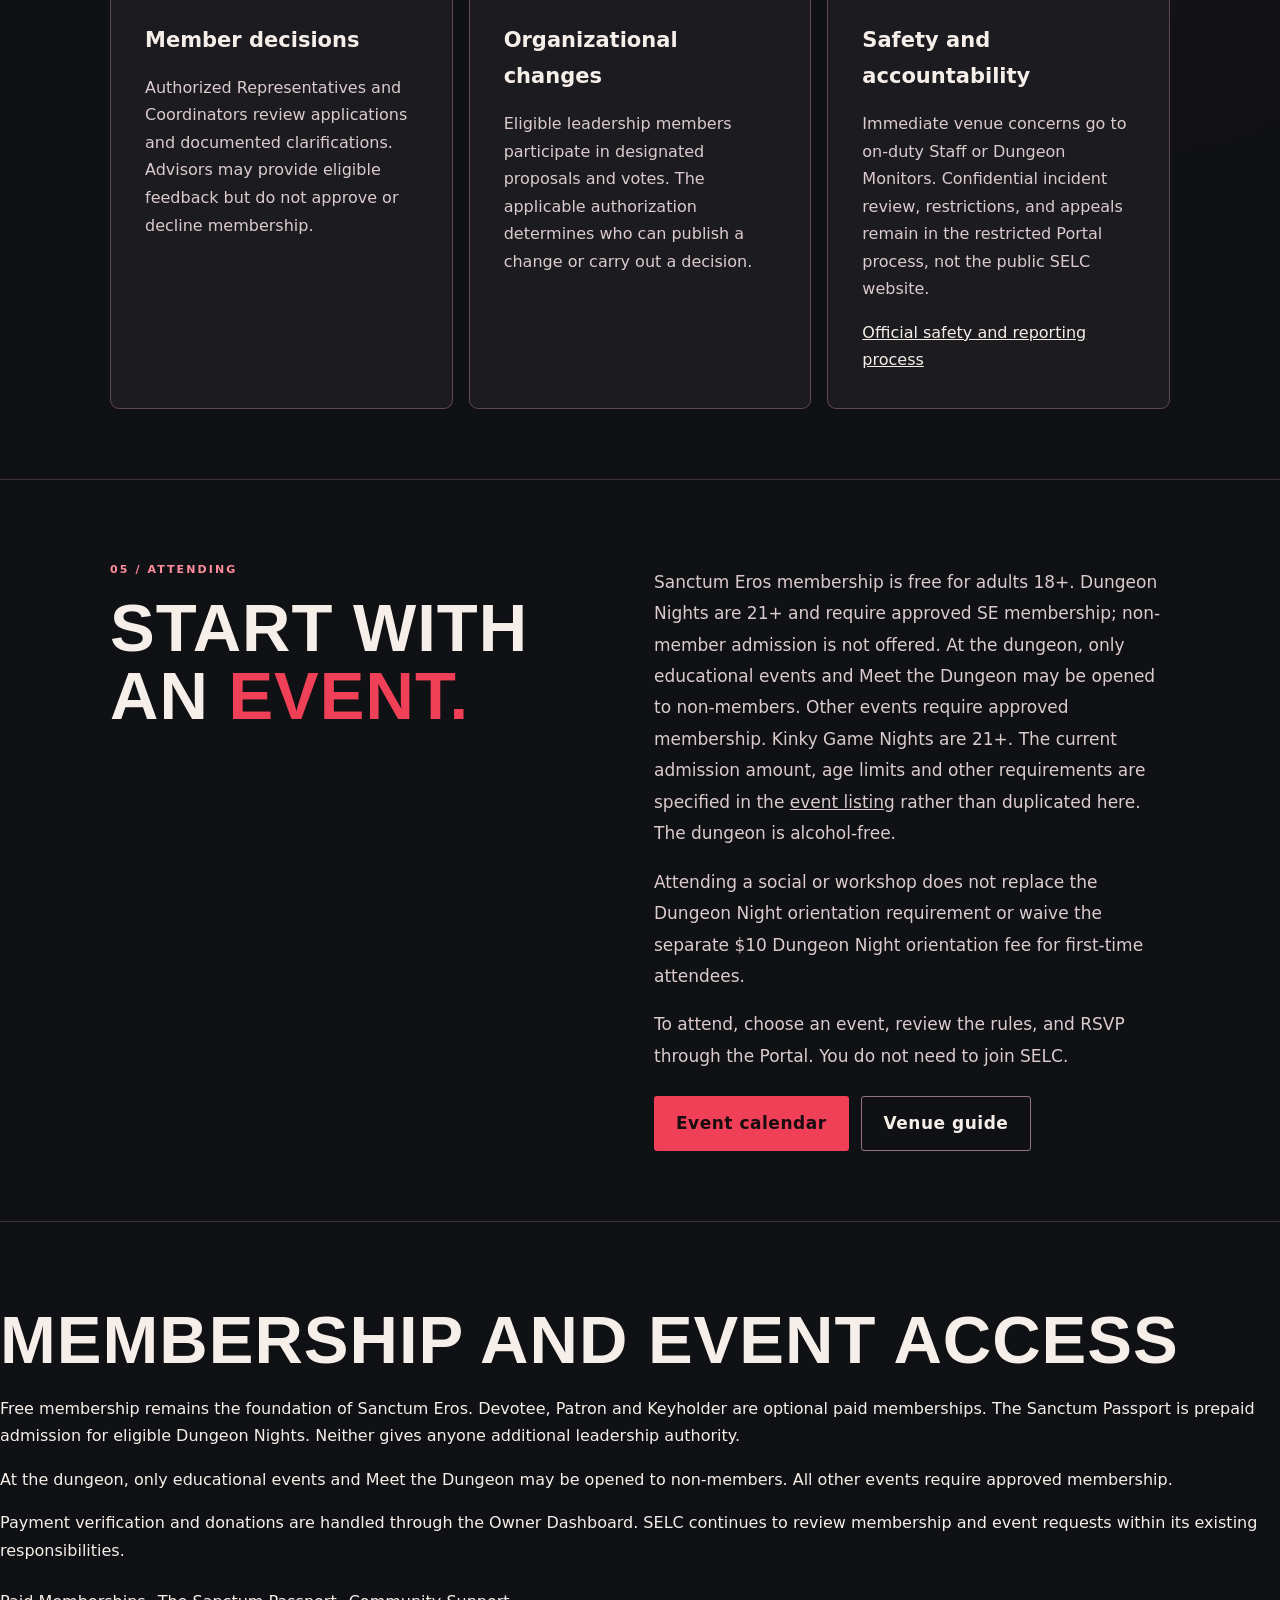
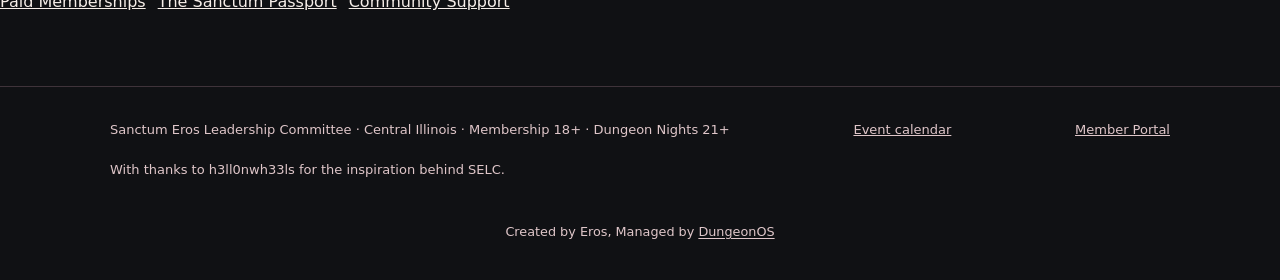
<file: purpose/index.html>
<!doctype html><html lang="en"><head><meta charset="utf-8"><meta name="viewport" content="width=device-width,initial-scale=1"><meta name="theme-color" content="#101114"><meta name="description" content="How SELC coordinates events, membership operations, staffing, and safety for Sanctum Eros."><title>Our Role | Sanctum Eros Leadership Committee</title><link rel="icon" href="/assets/selc-emblem.svg"><link rel="stylesheet" href="/editorial.css?v=20261123-refined"></head><body><a class="skip" href="#main">Skip to content</a><header class="top"><div class="wrap"><a class="brand" href="/"><img src="/assets/selc-emblem.svg" alt=""><span><strong>SELC</strong><small>SANCTUM EROS LEADERSHIP COMMITTEE</small></span></a><nav aria-label="Section navigation"><a href="/purpose/">Our role</a><a href="https://sanctumeroshub.org/about/">About SE</a><a href="/education/">Workshops</a><a href="https://sanctumportal.org/events.html">Events</a><a href="/">Committee home</a><a href="https://sanctumportal.org/selc-connect.html">Leadership sign in</a></nav></div></header><main id="main"><section class="hero"><div class="wrap"><p class="eye">Our role</p><h1>SUPPORTING <em>SANCTUM EROS.</em></h1><p class="lead">SELC brings together members who want to give something back to Sanctum Eros. We plan events, support volunteers, welcome new members and help shape what comes next. The <a href="https://sanctumeroshub.org/about/">Hub explains the wider organization and its mission</a>; SELC explains how the leadership work gets done.</p><div class="actions"><a class="cta" href="https://sanctumportal.org/events.html">See upcoming events</a><a class="cta secondary" href="https://sanctumportal.org/membership.html#apply">Apply for membership</a></div></div></section>
<section class="section"><div class="wrap grid"><div><p class="eye">01 / Responsibilities</p><h2>FOCUS ON WHAT <em>MATTERS.</em></h2></div><div class="copy"><p>Before events, we review applications and coordinate the team. Afterward, we review feedback and plan improvements.</p><p>SELC is limited to internal Sanctum Eros management. The Founder/Director directs the organization; two Coordinators oversee administration; four Representatives carry out authorized membership and event operations; and two Advisors provide input and participate in eligible discussions. Staff and Dungeon Monitors have separately defined venue duties.</p></div></div></section>
<section class="section"><div class="wrap"><p class="eye">02 / Standards</p><h2>THE BASICS, <em>DONE WELL.</em></h2><div class="grid3"><article class="panel"><h3>Consent</h3><p>Boundaries are explicit, informed, ongoing and revocable at any time.</p></article><article class="panel"><h3>Privacy</h3><p>Treat member information and private conversations with discretion.</p></article><article class="panel"><h3>Accountability</h3><p>Concerns are recorded and reviewed fairly. An allegation is not automatically a finding.</p></article><article class="panel"><h3>Consistency</h3><p>We publish events we can deliver and give clear updates when plans change.</p></article><article class="panel"><h3>Accessibility</h3><p>Members can raise practical access needs before attending.</p></article><article class="panel"><h3>Good judgment</h3><p>Leadership roles come with responsibility, not exemption from the rules.</p></article></div></div></section>
<section class="section"><div class="wrap"><p class="eye">03 / How work moves</p><h2>ONE REQUEST. <em>A CLEAR NEXT STEP.</em></h2><div class="grid3">
<article class="panel"><h3>Membership applications</h3><p>Authorized Representatives and Coordinators review the complete application, may ask for clarification and document the outcome. Advisors cannot approve or decline membership.</p></article>
<article class="panel"><h3>Events and RSVPs</h3><p>Operational teams coordinate capacity, volunteers, check-in and questions about participation. Final decisions and publication stay with their designated approving roles.</p></article>
<article class="panel"><h3>Messages and safety</h3><p>Member-authorized messages and feedback can be reviewed in SELC. Incident reports and enforcement matters remain in restricted channels with appropriate access and review.</p></article>
</div></div></section>
<section class="section" id="accountability"><div class="wrap"><p class="eye">04 / Responsibilities</p><h2>AUTHORITY IS <em>NOT INTERCHANGEABLE.</em></h2>
<p class="lead">Different roles have different authority. SE membership, an SELC appointment, and a Staff or Dungeon Monitor assignment are not substitutes for one another.</p>
<div class="grid3">
<article class="panel"><h3>Member decisions</h3><p>Authorized Representatives and Coordinators review applications and documented clarifications. Advisors may provide eligible feedback but do not approve or decline membership.</p></article>
<article class="panel"><h3>Organizational changes</h3><p>Eligible leadership members participate in designated proposals and votes. The applicable authorization determines who can publish a change or carry out a decision.</p></article>
<article class="panel"><h3>Safety and accountability</h3><p>Immediate venue concerns go to on-duty Staff or Dungeon Monitors. Confidential incident review, restrictions, and appeals remain in the restricted Portal process, not the public SELC website.</p><a href="https://sanctumportal.org/safety.html">Official safety and reporting process</a></article>
</div></div></section>
<section class="section"><div class="wrap grid"><div><p class="eye">05 / Attending</p><h2>START WITH AN <em>EVENT.</em></h2></div><div class="copy"><p>Sanctum Eros membership is free for adults 18+. Dungeon Nights are 21+ and require approved SE membership; non-member admission is not offered. At the dungeon, only educational events and Meet the Dungeon may be opened to non-members. Other events require approved membership. Kinky Game Nights are 21+. The current admission amount, age limits and other requirements are specified in the <a href="https://sanctumportal.org/events.html">event listing</a> rather than duplicated here. The dungeon is alcohol-free.</p><p>Attending a social or workshop does not replace the Dungeon Night orientation requirement or waive the separate $10 Dungeon Night orientation fee for first-time attendees.</p><p>To attend, choose an event, review the rules, and RSVP through the Portal. You do not need to join SELC.</p><div class="actions"><a class="cta" href="https://sanctumportal.org/events.html">Event calendar</a><a class="cta secondary" href="https://sanctumportal.org/rules.html">Venue guide</a></div></div></div></section><section class="section"><div class="container"><h2>Membership and event access</h2><p>Free membership remains the foundation of Sanctum Eros. Devotee, Patron and Keyholder are optional paid memberships. The Sanctum Passport is prepaid admission for eligible Dungeon Nights. Neither gives anyone additional leadership authority.</p><p>At the dungeon, only educational events and Meet the Dungeon may be opened to non-members. All other events require approved membership.</p><p>Payment verification and donations are handled through the Owner Dashboard. SELC continues to review membership and event requests within its existing responsibilities.</p><div class="actions"><a href="https://sanctumeroshub.org/paid-memberships/">Paid Memberships</a><a href="https://sanctumeroshub.org/passport/">The Sanctum Passport</a><a href="https://sanctumeroshub.org/supporters/">Community Support</a></div></div></section></main><footer class="footer"><div class="wrap"><div>Sanctum Eros Leadership Committee · Central Illinois · Membership 18+ · Dungeon Nights 21+</div><a href="https://sanctumportal.org/events.html">Event calendar</a><a href="https://sanctumportal.org/member.html">Member Portal</a><span>With thanks to h3ll0nwh33ls for the inspiration behind SELC.</span><p data-dungeonos-credit class="no-print" style="flex-basis:100%;margin:1rem 0 0;padding:.4rem 0;text-align:center;font-size:.8rem;line-height:1.5;color:inherit;overflow-wrap:anywhere">Created by Eros, Managed by <a href="https://dungeonos.netlify.app/" rel="noreferrer" style="color:inherit;text-decoration:underline;text-underline-offset:.18em">DungeonOS</a></p></div></footer></body></html>
</file>
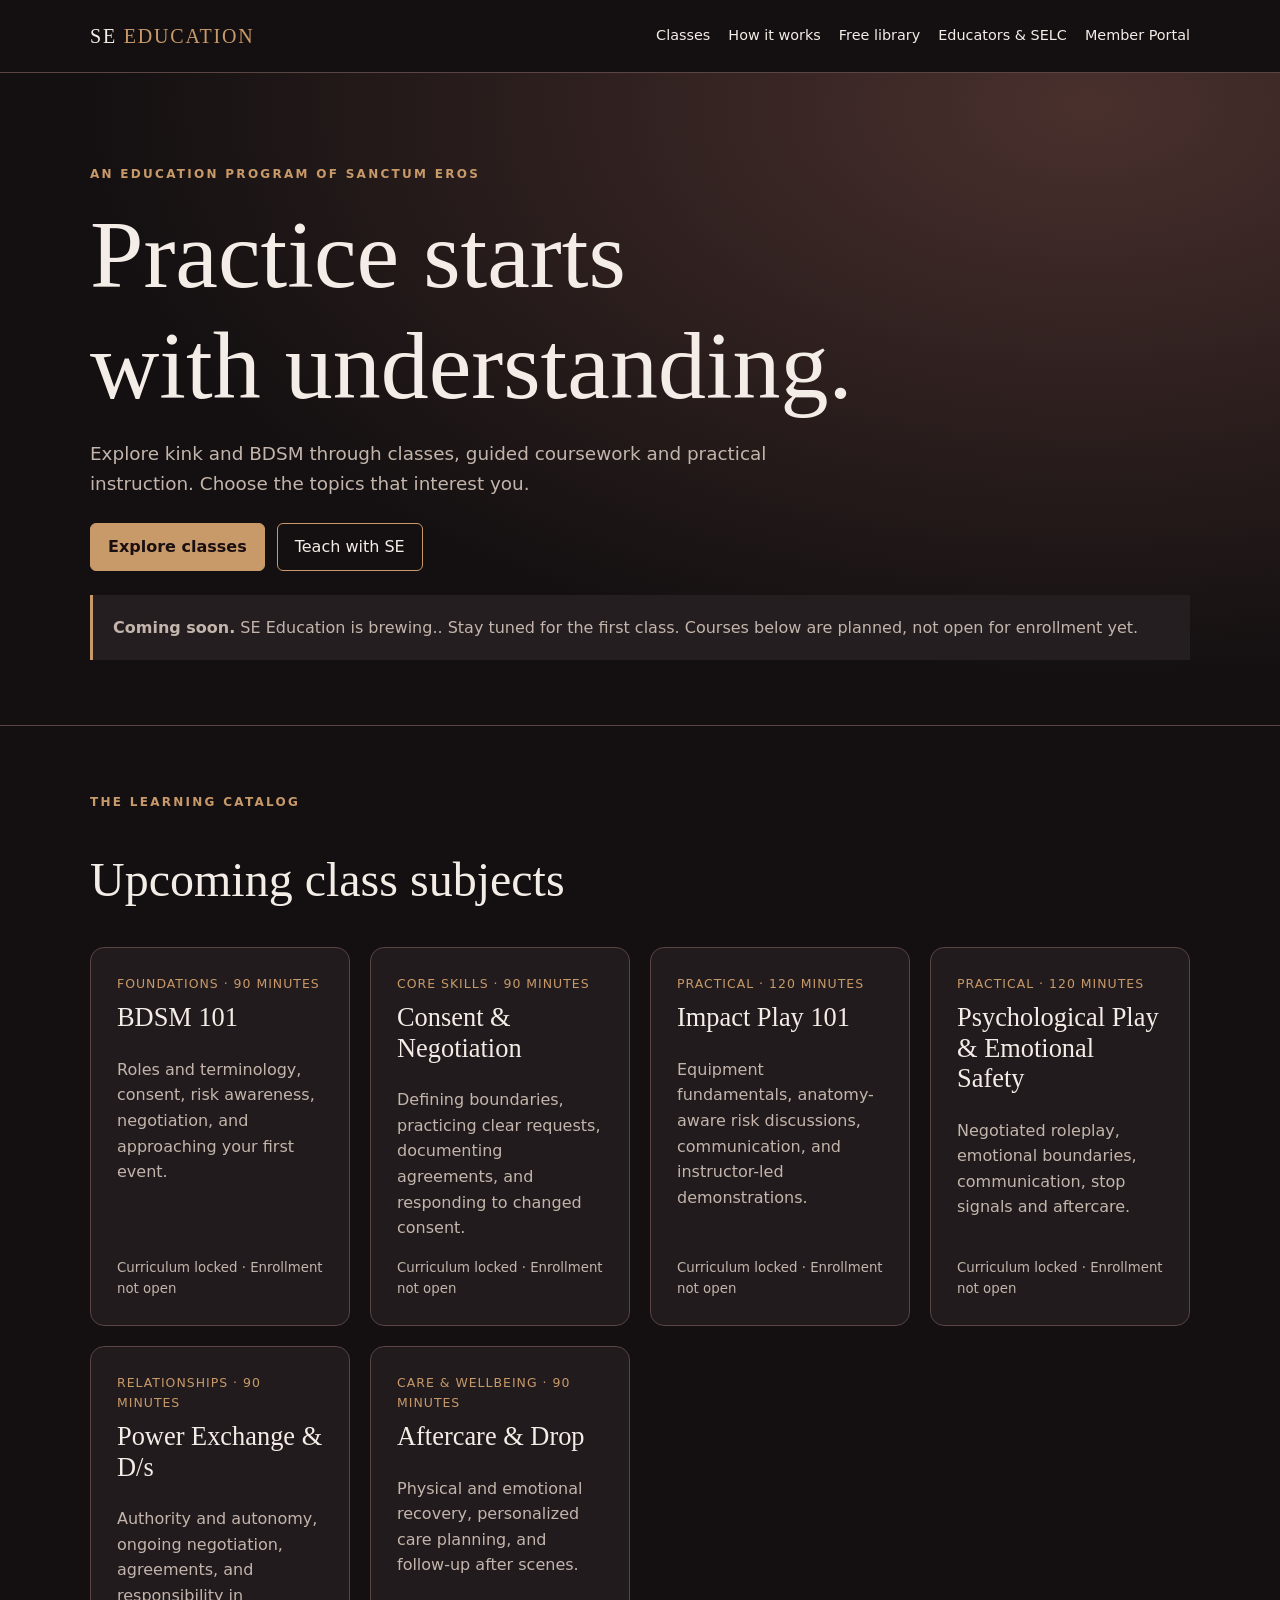
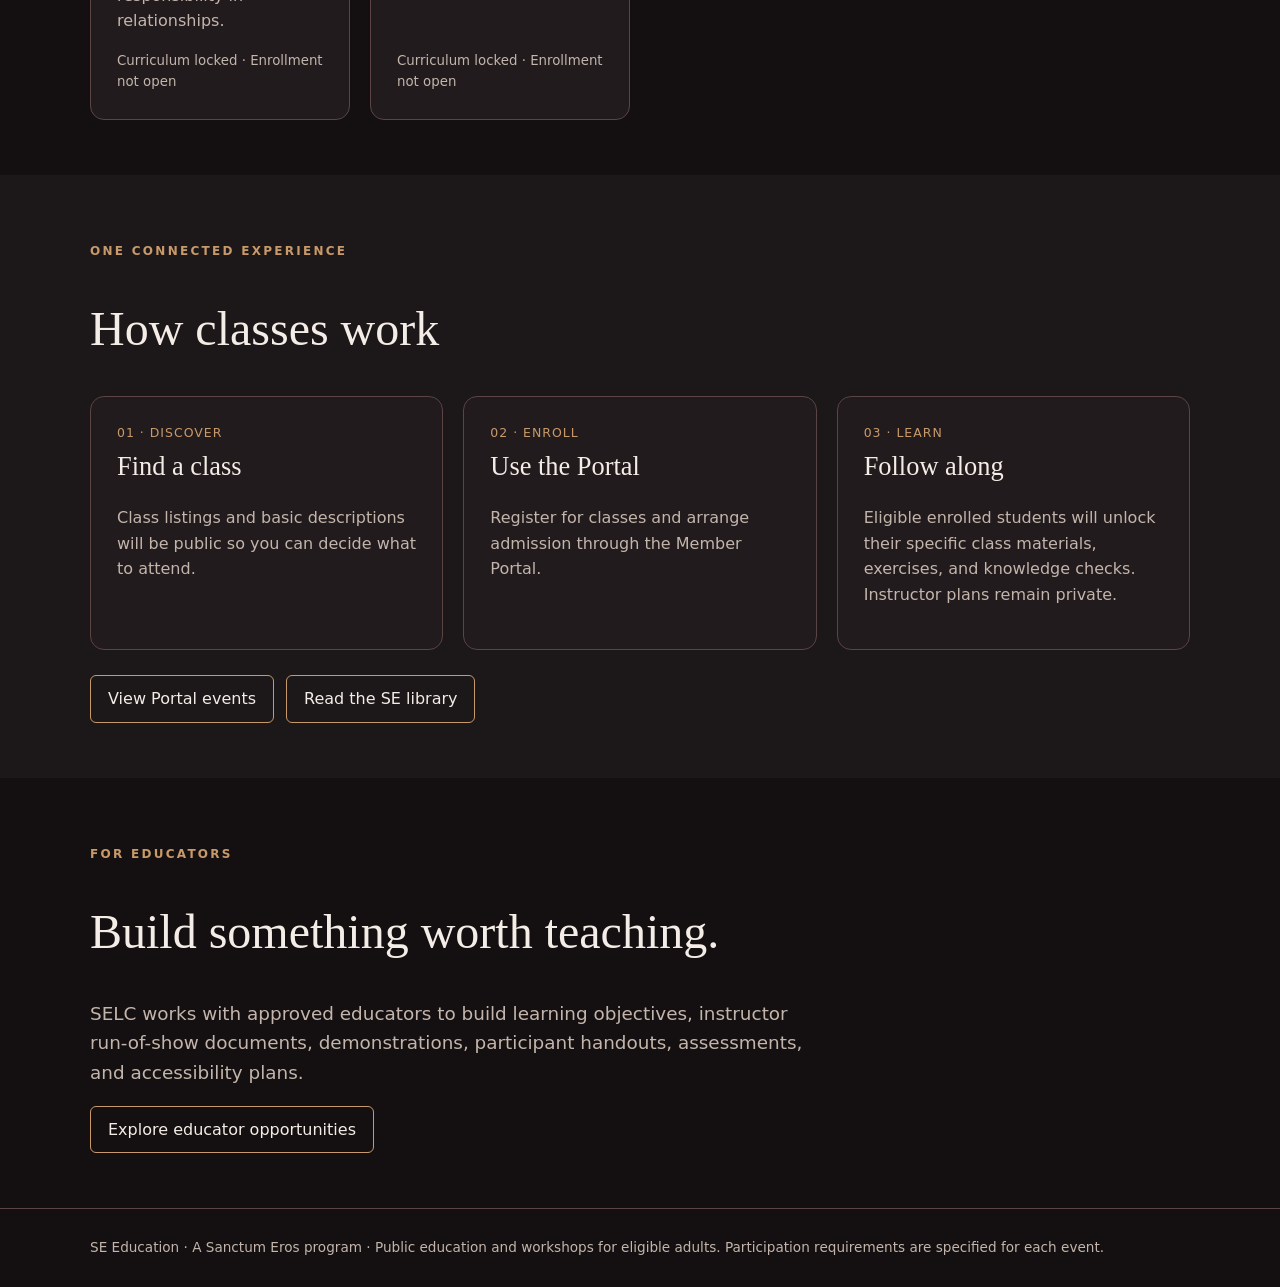
<file: se-education/index.html>
<!doctype html>
<html lang="en"><head><meta charset="utf-8"><meta name="viewport" content="width=device-width,initial-scale=1">
<meta name="theme-color" content="#141011"><title>SE Education | Sanctum Eros</title>
<meta name="description" content="SE Education: instructor-led kink workshops and community learning from Sanctum Eros.">
<style>
:root{color-scheme:dark;--bg:#141011;--panel:#211b1d;--line:#5a4444;--ink:#f4ece6;--muted:#c3b5ab;--accent:#c89969}
*{box-sizing:border-box}body{margin:0;background:var(--bg);color:var(--ink);font:16px/1.6 system-ui,sans-serif}a{color:inherit}
.wrap{width:min(1100px,calc(100% - 36px));margin:auto}header{border-bottom:1px solid var(--line);padding:20px 0}
header .wrap{display:flex;justify-content:space-between;align-items:center;gap:16px;flex-wrap:wrap}
.brand{text-decoration:none;font-family:Georgia,serif;font-size:1.25rem;letter-spacing:.09em}.brand span{color:var(--accent)}
nav{display:flex;gap:18px;flex-wrap:wrap;font-size:.9rem}nav a{text-decoration:none}
.hero{padding:80px 0 65px;border-bottom:1px solid var(--line);background:radial-gradient(ellipse at 85% 5%,#49302d,transparent 65%)}
.eyebrow{color:var(--accent);text-transform:uppercase;letter-spacing:.19em;font-size:.75rem;font-weight:700}
h1,h2,h3{font-family:Georgia,serif;font-weight:500;line-height:1.15}h1{font-size:clamp(3rem,9vw,6rem);margin:16px 0}h2{font-size:clamp(2rem,4vw,3rem)}
.lead{font-size:1.15rem;max-width:720px;color:var(--muted)}section.block{padding:55px 0}.grid{display:grid;grid-template-columns:repeat(auto-fit,minmax(260px,1fr));gap:20px}
.card{background:var(--panel);border:1px solid var(--line);border-radius:14px;padding:26px;display:flex;flex-direction:column;align-items:start}
.card h3{font-size:1.65rem;margin:8px 0}.card p{color:var(--muted);flex:1}.meta{font-size:.78rem;color:var(--accent);letter-spacing:.08em;text-transform:uppercase}
.btn{display:inline-block;text-decoration:none;border:1px solid var(--accent);padding:10px 17px;border-radius:6px;color:var(--ink);background:transparent;font:inherit;cursor:pointer}
.btn.primary{background:var(--accent);color:#1b1011;font-weight:700}.actions{display:flex;gap:12px;flex-wrap:wrap;margin-top:25px}
.note{padding:20px;border-left:3px solid var(--accent);background:#241e20;color:var(--muted);margin-top:24px}
footer{border-top:1px solid var(--line);padding:28px 0;color:var(--muted);font-size:.85rem}
small{color:var(--muted)}:focus-visible{outline:3px solid var(--accent);outline-offset:4px}
</style></head><body>
<header><div class="wrap"><a class="brand" href="/">SE <span>EDUCATION</span></a><nav aria-label="Main"><a href="#classes">Classes</a><a href="#how">How it works</a><a href="https://sanctumeroshub.org/education/">Free library</a><a href="https://se-selc.netlify.app/education/">Educators & SELC</a><a href="https://thesanctumerosportal.netlify.app/member.html">Member Portal</a></nav></div></header>
<main>
<section class="hero"><div class="wrap"><p class="eyebrow">An education program of Sanctum Eros</p><h1>Practice starts<br>with understanding.</h1><p class="lead">Explore kink and BDSM through classes, guided coursework and practical instruction. Choose the topics that interest you.</p><div class="actions"><a class="btn primary" href="#classes">Explore classes</a><a class="btn" href="https://se-selc.netlify.app/education/">Teach with SE</a></div><div class="note"><strong>Coming soon.</strong> SE Education is brewing.. Stay tuned for the first class. Courses below are planned, not open for enrollment yet.</div></div></section>
<section class="block" id="classes"><div class="wrap"><p class="eyebrow">The learning catalog</p><h2>Upcoming class subjects</h2><div class="grid" id="catalog">
<article class="card"><div class="meta">Foundations · 90 minutes</div><h3>BDSM 101</h3><p>Roles and terminology, consent, risk awareness, negotiation, and approaching your first event.</p><small>Curriculum locked · Enrollment not open</small></article>
<article class="card"><div class="meta">Core skills · 90 minutes</div><h3>Consent & Negotiation</h3><p>Defining boundaries, practicing clear requests, documenting agreements, and responding to changed consent.</p><small>Curriculum locked · Enrollment not open</small></article>
<article class="card"><div class="meta">Practical · 120 minutes</div><h3>Impact Play 101</h3><p>Equipment fundamentals, anatomy-aware risk discussions, communication, and instructor-led demonstrations.</p><small>Curriculum locked · Enrollment not open</small></article>
<article class="card"><div class="meta">Practical · 120 minutes</div><h3>Psychological Play & Emotional Safety</h3><p>Negotiated roleplay, emotional boundaries, communication, stop signals and aftercare.</p><small>Curriculum locked · Enrollment not open</small></article>
<article class="card"><div class="meta">Relationships · 90 minutes</div><h3>Power Exchange & D/s</h3><p>Authority and autonomy, ongoing negotiation, agreements, and responsibility in relationships.</p><small>Curriculum locked · Enrollment not open</small></article>
<article class="card"><div class="meta">Care & wellbeing · 90 minutes</div><h3>Aftercare & Drop</h3><p>Physical and emotional recovery, personalized care planning, and follow-up after scenes.</p><small>Curriculum locked · Enrollment not open</small></article>
</div></div></section>
<section class="block" id="how" style="background:#1c1719"><div class="wrap"><p class="eyebrow">One connected experience</p><h2>How classes work</h2><div class="grid">
<div class="card"><div class="meta">01 · Discover</div><h3>Find a class</h3><p>Class listings and basic descriptions will be public so you can decide what to attend.</p></div>
<div class="card"><div class="meta">02 · Enroll</div><h3>Use the Portal</h3><p>Register for classes and arrange admission through the Member Portal.</p></div>
<div class="card"><div class="meta">03 · Learn</div><h3>Follow along</h3><p>Eligible enrolled students will unlock their specific class materials, exercises, and knowledge checks. Instructor plans remain private.</p></div>
</div><div class="actions"><a class="btn" href="https://thesanctumerosportal.netlify.app/events.html">View Portal events</a><a class="btn" href="https://sanctumeroshub.org/education/">Read the SE library</a></div></div></section>
<section class="block"><div class="wrap"><p class="eyebrow">For educators</p><h2>Build something worth teaching.</h2><p class="lead">SELC works with approved educators to build learning objectives, instructor run-of-show documents, demonstrations, participant handouts, assessments, and accessibility plans.</p><a class="btn" href="https://se-selc.netlify.app/education/">Explore educator opportunities</a></div></section>
</main><footer><div class="wrap">SE Education · A Sanctum Eros program · Public education and workshops for eligible adults. Participation requirements are specified for each event.</div></footer>
</body></html>
</file>
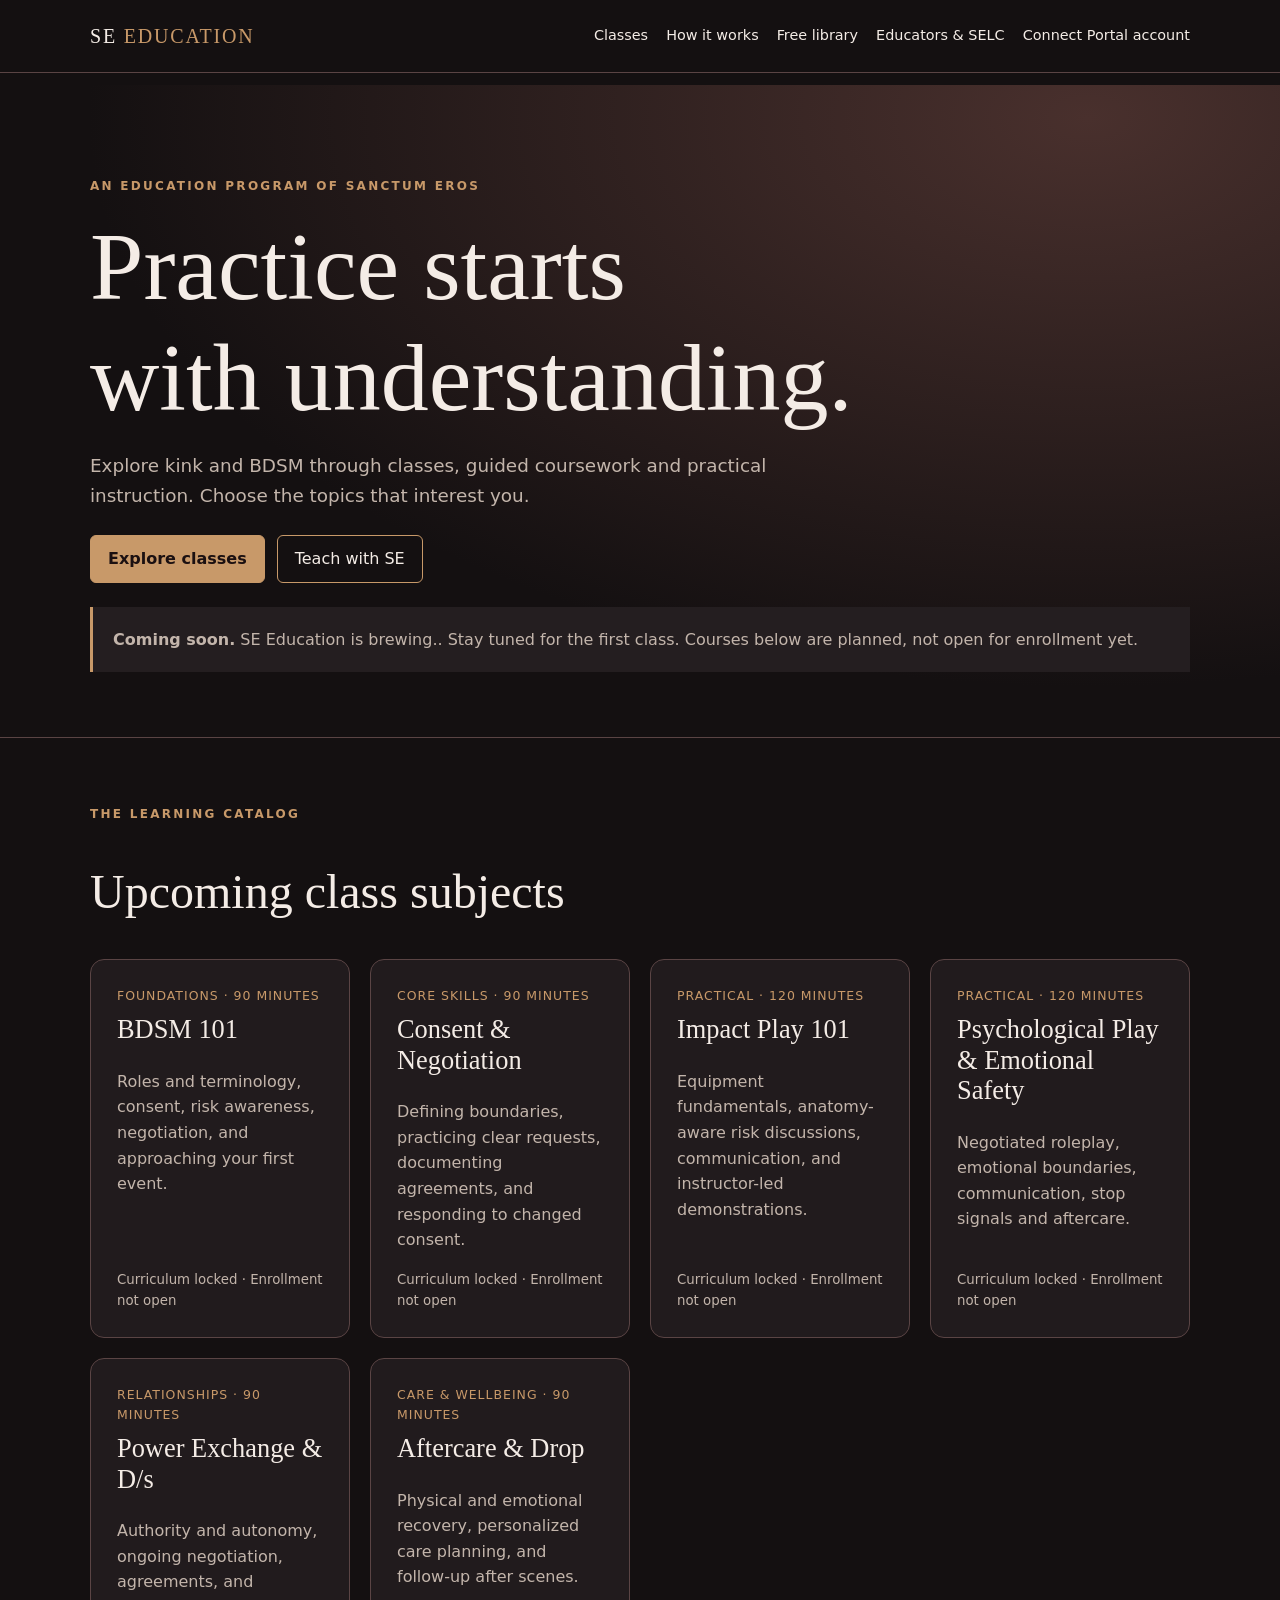
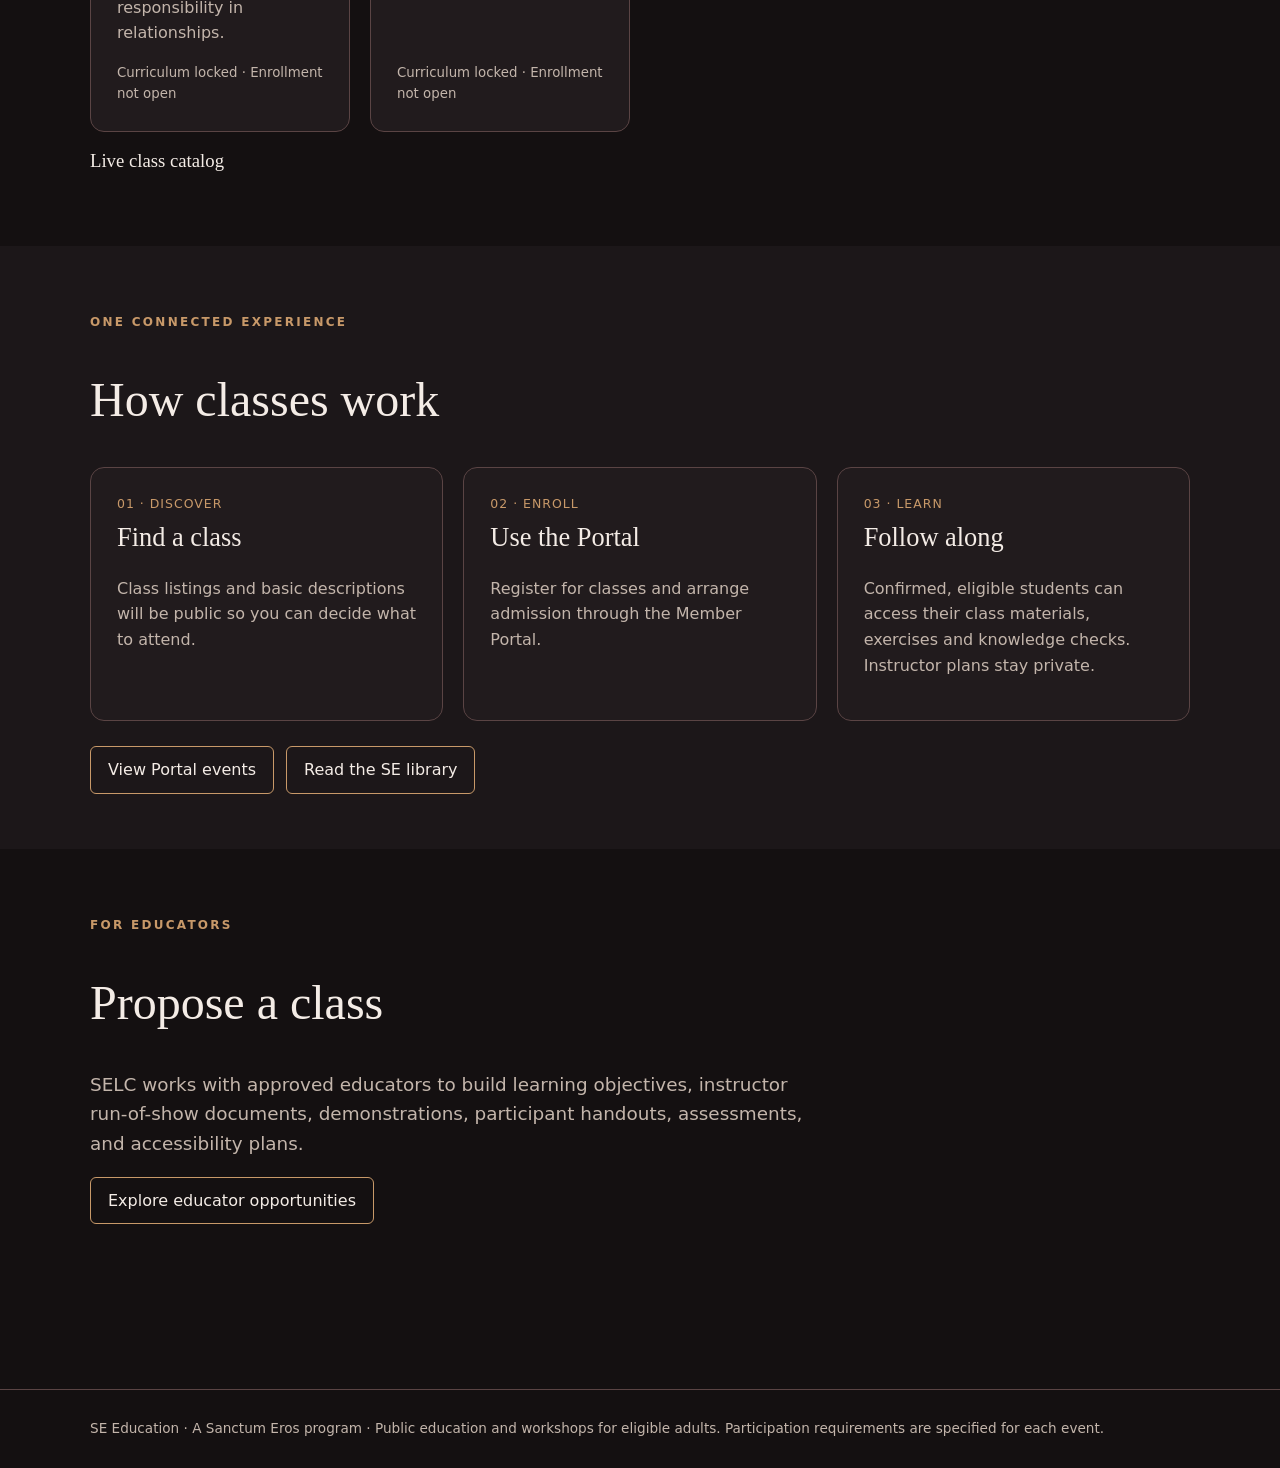
<file: se-education/public/index.html>
<!doctype html>
<html lang="en"><head><meta charset="utf-8"><meta name="viewport" content="width=device-width,initial-scale=1">
<meta name="theme-color" content="#141011"><title>SE Education | Sanctum Eros</title>
<meta name="description" content="SE Education: instructor-led kink workshops and community learning from Sanctum Eros.">
<style>
:root{color-scheme:dark;--bg:#141011;--panel:#211b1d;--line:#5a4444;--ink:#f4ece6;--muted:#c3b5ab;--accent:#c89969}
*{box-sizing:border-box}body{margin:0;background:var(--bg);color:var(--ink);font:16px/1.6 system-ui,sans-serif}a{color:inherit}
.wrap{width:min(1100px,calc(100% - 36px));margin:auto}header{border-bottom:1px solid var(--line);padding:20px 0}
header .wrap{display:flex;justify-content:space-between;align-items:center;gap:16px;flex-wrap:wrap}
.brand{text-decoration:none;font-family:Georgia,serif;font-size:1.25rem;letter-spacing:.09em}.brand span{color:var(--accent)}
nav{display:flex;gap:18px;flex-wrap:wrap;font-size:.9rem}nav a{text-decoration:none}
.hero{padding:80px 0 65px;border-bottom:1px solid var(--line);background:radial-gradient(ellipse at 85% 5%,#49302d,transparent 65%)}
.eyebrow{color:var(--accent);text-transform:uppercase;letter-spacing:.19em;font-size:.75rem;font-weight:700}
h1,h2,h3{font-family:Georgia,serif;font-weight:500;line-height:1.15}h1{font-size:clamp(3rem,9vw,6rem);margin:16px 0}h2{font-size:clamp(2rem,4vw,3rem)}
.lead{font-size:1.15rem;max-width:720px;color:var(--muted)}section.block{padding:55px 0}.grid{display:grid;grid-template-columns:repeat(auto-fit,minmax(260px,1fr));gap:20px}
.card{background:var(--panel);border:1px solid var(--line);border-radius:14px;padding:26px;display:flex;flex-direction:column;align-items:start}
.card h3{font-size:1.65rem;margin:8px 0}.card p{color:var(--muted);flex:1}.meta{font-size:.78rem;color:var(--accent);letter-spacing:.08em;text-transform:uppercase}
.btn{display:inline-block;text-decoration:none;border:1px solid var(--accent);padding:10px 17px;border-radius:6px;color:var(--ink);background:transparent;font:inherit;cursor:pointer}
.btn.primary{background:var(--accent);color:#1b1011;font-weight:700}.actions{display:flex;gap:12px;flex-wrap:wrap;margin-top:25px}
.note{padding:20px;border-left:3px solid var(--accent);background:#241e20;color:var(--muted);margin-top:24px}
footer{border-top:1px solid var(--line);padding:28px 0;color:var(--muted);font-size:.85rem}
small{color:var(--muted)}:focus-visible{outline:3px solid var(--accent);outline-offset:4px}
 .quiz-option{display:block;padding:7px 0}.quiz-result{margin-top:15px}fieldset{border:1px solid var(--line);margin:14px 0;padding:15px;border-radius:8px}#learnerWorkspace .card{margin-bottom:14px} </style><script defer src="/app.js"></script></head><body>
<header><div class="wrap"><a class="brand" href="/">SE <span>EDUCATION</span></a><nav aria-label="Main"><a href="#classes">Classes</a><a href="#how">How it works</a><a href="https://sanctumeroshub.org/education/">Free library</a><a href="https://se-selc.netlify.app/education/">Educators & SELC</a><a id="educationAccountLink" href="https://sanctumportal.org/ecosystem-connect.html?app=education">Connect Portal account</a></nav></div></header>
<main><p id="educationStatus" role="status" aria-live="polite" class="wrap" style="padding-top:12px"></p>
<section class="hero"><div class="wrap"><p class="eyebrow">An education program of Sanctum Eros</p><h1>Practice starts<br>with understanding.</h1><p class="lead">Explore kink and BDSM through classes, guided coursework and practical instruction. Choose the topics that interest you.</p><div class="actions"><a class="btn primary" href="#classes">Explore classes</a><a class="btn" href="https://se-selc.netlify.app/education/">Teach with SE</a></div><div class="note"><strong>Coming soon.</strong> SE Education is brewing.. Stay tuned for the first class. Courses below are planned, not open for enrollment yet.</div></div></section>
<section class="block" id="classes"><div class="wrap"><p class="eyebrow">The learning catalog</p><h2>Upcoming class subjects</h2><div class="grid" id="catalog">
<article class="card"><div class="meta">Foundations · 90 minutes</div><h3>BDSM 101</h3><p>Roles and terminology, consent, risk awareness, negotiation, and approaching your first event.</p><small>Curriculum locked · Enrollment not open</small></article>
<article class="card"><div class="meta">Core skills · 90 minutes</div><h3>Consent & Negotiation</h3><p>Defining boundaries, practicing clear requests, documenting agreements, and responding to changed consent.</p><small>Curriculum locked · Enrollment not open</small></article>
<article class="card"><div class="meta">Practical · 120 minutes</div><h3>Impact Play 101</h3><p>Equipment fundamentals, anatomy-aware risk discussions, communication, and instructor-led demonstrations.</p><small>Curriculum locked · Enrollment not open</small></article>
<article class="card"><div class="meta">Practical · 120 minutes</div><h3>Psychological Play & Emotional Safety</h3><p>Negotiated roleplay, emotional boundaries, communication, stop signals and aftercare.</p><small>Curriculum locked · Enrollment not open</small></article>
<article class="card"><div class="meta">Relationships · 90 minutes</div><h3>Power Exchange & D/s</h3><p>Authority and autonomy, ongoing negotiation, agreements, and responsibility in relationships.</p><small>Curriculum locked · Enrollment not open</small></article>
<article class="card"><div class="meta">Care & wellbeing · 90 minutes</div><h3>Aftercare & Drop</h3><p>Physical and emotional recovery, personalized care planning, and follow-up after scenes.</p><small>Curriculum locked · Enrollment not open</small></article>
</div><h3>Live class catalog</h3><div class="grid" id="liveEducationCatalog" aria-live="polite"></div></div></section>
<section class="block" id="how" style="background:#1c1719"><div class="wrap"><p class="eyebrow">One connected experience</p><h2>How classes work</h2><div class="grid">
<div class="card"><div class="meta">01 · Discover</div><h3>Find a class</h3><p>Class listings and basic descriptions will be public so you can decide what to attend.</p></div>
<div class="card"><div class="meta">02 · Enroll</div><h3>Use the Portal</h3><p>Register for classes and arrange admission through the Member Portal.</p></div>
<div class="card"><div class="meta">03 · Learn</div><h3>Follow along</h3><p>Confirmed, eligible students can access their class materials, exercises and knowledge checks. Instructor plans stay private.</p></div>
</div><div class="actions"><a class="btn" href="https://thesanctumerosportal.netlify.app/events.html">View Portal events</a><a class="btn" href="https://sanctumeroshub.org/education/">Read the SE library</a></div></div></section>
<section class="block"><div class="wrap"><p class="eyebrow">For educators</p><h2>Propose a class</h2><p class="lead">SELC works with approved educators to build learning objectives, instructor run-of-show documents, demonstrations, participant handouts, assessments, and accessibility plans.</p><a class="btn" href="https://se-selc.netlify.app/education/">Explore educator opportunities</a></div></section>
<section class="block"><div class="wrap" id="learnerWorkspace" hidden></div></section></main><footer><div class="wrap">SE Education · A Sanctum Eros program · Public education and workshops for eligible adults. Participation requirements are specified for each event.</div></footer>
</body></html>
</file>
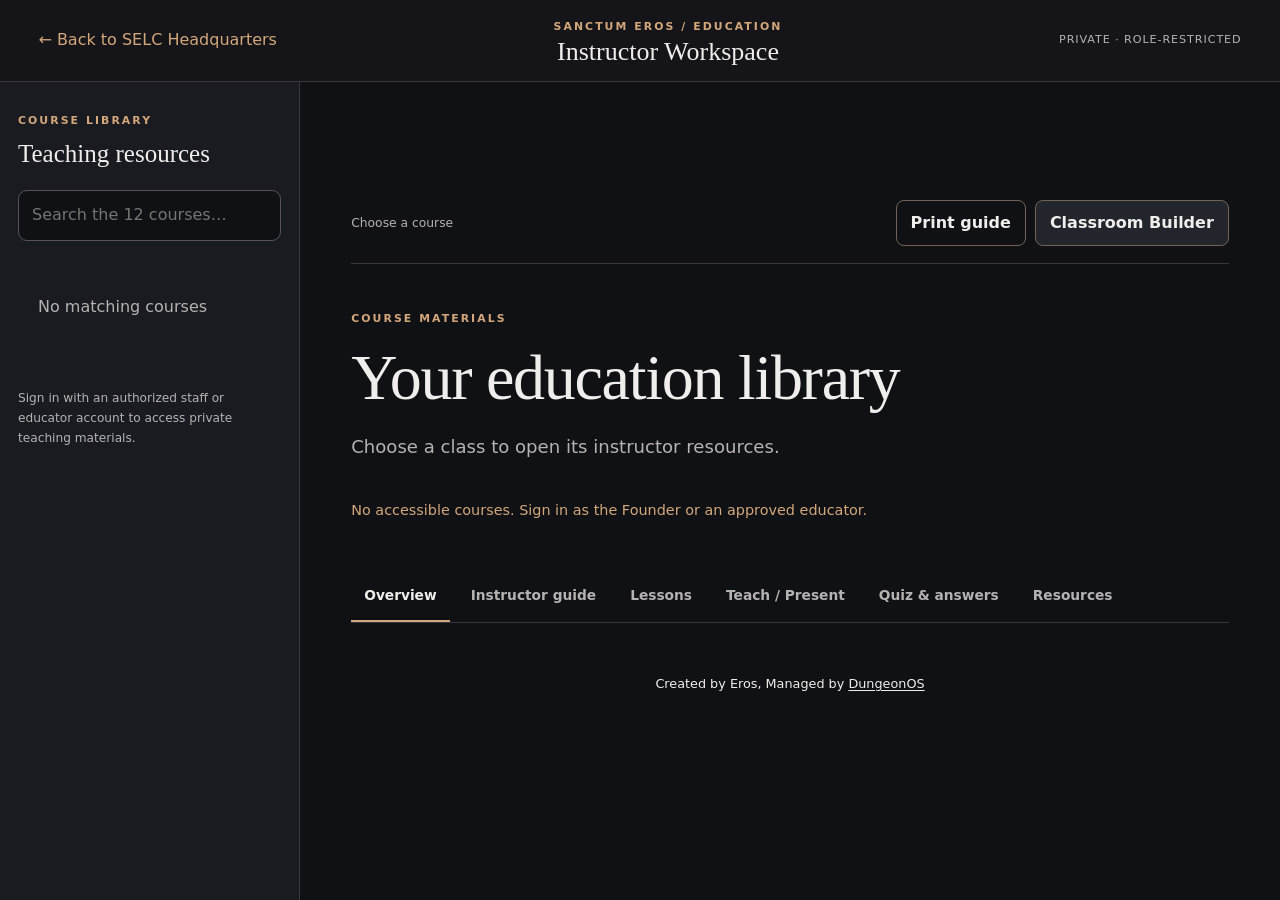
<file: teacher-materials.html>
<!doctype html>
<html lang="en"><head><meta charset="utf-8"><meta name="viewport" content="width=device-width,initial-scale=1,viewport-fit=cover"><meta name="robots" content="noindex,nofollow"><meta name="theme-color" content="#111316">
<title>Teacher Materials · SE Education</title><link rel="stylesheet" href="/teacher-materials.css"></head>
<body data-workspace="selc">
<a class="skip" href="#reading">Skip to course materials</a>
<header class="top"><a class="back" href="/#/education">← Back to SELC Headquarters</a><div class="brand"><span class="brand-kicker">SANCTUM EROS / EDUCATION</span><strong>Instructor Workspace</strong></div><span class="private">PRIVATE · ROLE-RESTRICTED</span></header>
<div class="layout">
 <aside class="sidebar" id="sidebar">
  <div class="side-head"><div><span class="eyebrow">COURSE LIBRARY</span><h2>Teaching resources</h2></div><button class="icon-btn mobile-only" id="closeMenu" type="button" aria-label="Close course menu">×</button></div>
  <label class="sr" for="search">Search available classes</label><input id="search" type="search" placeholder="Search the 12 courses…">
  <div id="courses" class="course-list" aria-label="Available classes"></div>
  <p class="side-footer">Sign in with an authorized staff or educator account to access private teaching materials.</p>
 </aside>
 <main id="reading" tabindex="-1">
  <div class="toolbar"><button type="button" id="openMenu" class="mobile-only secondary">☰ Courses</button><div id="breadcrumb" class="crumb">Choose a course</div><div class="tools"><button type="button" id="print" class="secondary">Print guide</button><a id="editLink" href="https://sanctumportal.org/se-education-studio.html" class="outline">Classroom Builder</a></div></div>
  <section id="intro" class="intro">
   <span class="eyebrow">COURSE MATERIALS</span><h1 id="courseTitle">Your education library</h1><p id="summary" class="lead">Choose a class to open its instructor resources.</p>
   <div id="metadata" class="metadata"></div>
   <p id="status" class="status" role="status" aria-live="polite">Verifying your access…</p>
  </section>
  <nav id="tabs" class="tabs" aria-label="Teacher materials sections" hidden>
   <button type="button" data-tab="overview" aria-selected="true">Overview</button>
   <button type="button" data-tab="guide">Instructor guide</button>
   <button type="button" data-tab="lessons">Lessons</button>
   <button type="button" data-tab="presentation">Teach / Present</button>
   <button type="button" data-tab="quiz">Quiz & answers</button>
   <button type="button" data-tab="resources">Resources</button>
  </nav>
  <div id="content" class="content" aria-live="polite"></div>
 <footer class="no-print"><p data-dungeonos-credit class="no-print" style="margin:1rem 0 0;padding:.4rem 0;text-align:center;font-size:.8rem;line-height:1.5;color:inherit;overflow-wrap:anywhere">Created by Eros, Managed by <a href="https://dungeonos.netlify.app/" rel="noreferrer" style="color:inherit;text-decoration:underline;text-underline-offset:.18em">DungeonOS</a></p></footer></main>
</div>
<script src="/teacher-materials.js" defer></script></body></html>
</file>
<file: style.css>
:root{color-scheme:dark;--bg:#101114;--ink:#f4f0e9;--muted:#c6c3bf;--soft:#9b9b9e;--red:#e6384b;--red-hot:#ff5365;--red-dark:#a61c32;--line:#414044;--surface:#1b1c20;--surface-2:#23252a;--black:#0c0c0f;--max:1190px;--radius:5px}
*,*::before,*::after{box-sizing:border-box}
html{scroll-behavior:smooth;scroll-padding-top:84px}
body{margin:0;background:var(--bg);color:var(--ink);font-family:Inter,"Arial",system-ui,sans-serif;font-size:15px;line-height:1.63;-webkit-font-smoothing:antialiased}
a{color:inherit;text-decoration:none}button,input,textarea,select{font:inherit}button{cursor:pointer}
:focus-visible{outline:3px solid var(--red-hot);outline-offset:3px}
p,h1,h2,h3,h4{margin-top:0}p{margin-bottom:1em}h1,h2,h3,h4{line-height:1.1}
.hidden,[hidden]{display:none!important}.container{width:min(var(--max),calc(100% - 52px));margin:0 auto}
.skip-link{position:absolute;top:-100px;left:1rem;z-index:1000;background:white;color:#111;padding:.7rem 1rem}.skip-link:focus{top:1rem}
.site-ribbon{display:flex;justify-content:center;align-items:center;gap:18px;background:#e5394e;color:#16080d;min-height:30px;font-size:9px;font-weight:900;letter-spacing:.14em;text-align:center;padding:4px 12px}
.ribbon-pin{background:#130d10;width:7px;height:7px;border-radius:50%}.ribbon-sep{width:3px;height:3px;background:#4c101c;border-radius:50%}
.site-header{position:sticky;top:0;z-index:25;background:rgba(14,15,18,.97);border-bottom:1px solid #47464a;backdrop-filter:blur(14px)}
.header-wrap{display:flex;align-items:center;justify-content:space-between;min-height:84px;gap:20px}
.brand,.hq-brand{display:inline-flex;align-items:center;gap:13px;min-width:0}
.brand img{width:45px;height:55px;object-fit:contain}
.brand-type{display:flex;flex-direction:column;line-height:1.1;min-width:0}
.brand-type>b{font-family:Impact,"Arial Narrow",sans-serif;font-size:34px;letter-spacing:.09em}
.brand-type small{font-size:8px;letter-spacing:.11em;font-weight:800;color:#c0bdba;margin-top:2px}
.site-nav{display:flex;align-items:center;gap:26px}
.site-nav>a{color:#d5d1ce;font-size:12px;font-weight:700;transition:color .15s}
.site-nav>a:hover{color:var(--red-hot)}
.nav-signin{padding:12px 15px;background:var(--red);color:white;border:1px solid var(--red);border-radius:3px;font-size:11px;font-weight:900;letter-spacing:.07em}
.nav-signin span{margin-left:8px;font-size:17px}
.mobile-nav-trigger{display:none;min-width:44px;min-height:44px;border:1px solid var(--line);border-radius:4px;background:#232327;padding:10px}
.mobile-nav-trigger span{display:block;width:22px;height:2px;background:var(--ink);margin:4px}
.hero{position:relative;overflow:hidden;background:radial-gradient(ellipse at 83% 35%,#4a1d2a 0,transparent 38%),linear-gradient(100deg,#111216 24%,#1e1a20 75%,#141318);border-bottom:1px solid #4d383f}
.hero:before{content:"";position:absolute;inset:0;pointer-events:none;background:repeating-linear-gradient(90deg,transparent 0 74px,#ffffff05 75px,#ffffff05 76px);opacity:.65}
.hero-layout{display:grid;grid-template-columns:1.11fr .89fr;align-items:center;gap:24px;min-height:650px}
.hero-content{padding:86px 0 85px;position:relative;z-index:1}
.micro-label{color:var(--red-hot);font-size:10px;letter-spacing:.15em;font-weight:900;text-transform:uppercase;display:flex;align-items:center;gap:10px;margin-bottom:29px}
.red-bar{display:inline-block;width:22px;height:4px;background:var(--red)}
.hero h1,.section h2,.login-inner h2{font-family:Impact,"Arial Narrow","Helvetica Neue",sans-serif;text-transform:uppercase;font-stretch:condensed;font-weight:800;letter-spacing:.003em}
.hero h1{font-size:clamp(46px,6.3vw,89px);line-height:1.03;margin-bottom:30px;white-space:nowrap}
.hero h1 span,.section h2 em,.login-inner h2 em{font-style:normal;color:var(--red-hot)}
.hero-copy{font-size:16px;line-height:1.83;color:#ded7d4;max-width:545px;margin-bottom:31px}
.hero-cta{display:flex;align-items:center;gap:12px;flex-wrap:wrap}
.button{display:inline-flex;align-items:center;justify-content:center;gap:17px;text-transform:uppercase;letter-spacing:.065em;font-weight:850;font-size:11px;padding:15px 20px;border-radius:2px;border:1px solid transparent;min-height:52px;transition:background .15s,transform .15s}
.button:hover{transform:translateY(-2px)}
.button-red{background:var(--red);border-color:var(--red);color:white}.button-red:hover{background:#ff5064}
.button-line{border-color:#979093;color:#f7ecea;background:transparent}.button-line:hover{border-color:var(--red-hot);background:#2d2026}
.hero-visual{height:510px;min-width:0;display:grid;place-items:center;position:relative;border:1px solid #74616d;background:linear-gradient(140deg,#28292eaa,#190e15bd);overflow:hidden;transform:skewY(-2deg)}
.hero-visual:before,.hero-visual:after{content:"";position:absolute;inset:12px;border:1px solid #bd6c7890;pointer-events:none}.hero-visual:after{inset:26px;border-color:#665460}
.industrial-lines{position:absolute;inset:-20%;transform:rotate(25deg);background:repeating-linear-gradient(90deg,transparent 0 15px,#bd556213 16px,#bd556213 17px,transparent 18px,transparent 55px)}
.hero-mark-frame{height:350px;max-height:75%;width:78%;display:grid;place-items:center;position:relative;z-index:1;filter:drop-shadow(0 12px 15px #0008)}
.hero-mark{height:100%;width:100%;object-fit:contain}
.hero-visual-bottom{position:absolute;left:40px;right:40px;bottom:29px;border-top:1px solid #b45d71;display:flex;justify-content:space-between;padding-top:12px;color:#edd6da;font-size:10px;font-weight:900;letter-spacing:.16em}
.hero-motto{position:relative;background:#e6384b;color:#150b0e}.motto-inner{min-height:55px;display:flex;justify-content:space-between;align-items:center;gap:15px;font-size:12px;font-weight:900;letter-spacing:.15em}.motto-stud{width:7px;height:7px;border:2px solid #431421;transform:rotate(45deg)}
.section{padding:100px 0}.section h2{font-size:clamp(40px,5vw,68px);line-height:1.05;margin-bottom:20px}.section-aside{font-size:16px;color:#aba6a7;max-width:355px}
.community-network{background:linear-gradient(120deg,#17191c 0%,#261820 100%);border-top:1px solid #6e3a4a;border-bottom:1px solid #6e3a4a}.community-network .section-aside{max-width:390px}.community-network .copy-block{padding-top:24px}.community-network .hero-cta{margin-top:26px}
.manifesto{background:#16171a}.split-layout{display:grid;grid-template-columns:.83fr 1.17fr;gap:12%}.copy-block{padding-top:40px}.copy-block p{font-size:15px;color:#c9c6c3;line-height:1.88}.copy-block .large-copy{font-size:21px;line-height:1.64;font-weight:650;color:#f2eeea;margin-bottom:29px}
.callout-line{border-left:5px solid var(--red);padding:15px 0 15px 20px;display:flex;flex-direction:column;gap:7px;background:linear-gradient(90deg,#331c25,#20191c00)}.callout-line strong{font-size:15px}.callout-line span{font-size:13px;color:#c4bdbe}
.principles{background:#0e1013}.section-title-row{display:flex;align-items:end;justify-content:space-between;gap:50px;margin-bottom:38px}.section-title-row>p{max-width:335px;color:#bdb5b7;margin-bottom:5px}
.principle-grid{display:grid;grid-template-columns:repeat(3,1fr);gap:17px}.principle-card{border:1px solid #545057;background:#1c1d21;min-height:362px;padding:30px 27px 24px;display:flex;flex-direction:column;position:relative;overflow:hidden}.principle-card:after{position:absolute;content:"";height:5px;bottom:0;left:0;right:100%;background:var(--red);transition:right .3s}.principle-card:hover:after{right:0}.card-number,.mini-overline{font-size:10px;letter-spacing:.17em;color:var(--red-hot);font-weight:900}.card-icon{font-family:Arial,sans-serif;display:grid;place-items:center;width:64px;height:64px;border:1px solid #e14a5b;color:var(--red-hot);font-size:38px;margin:27px 0 19px;line-height:1}.principle-card h3{font-size:24px;letter-spacing:-.035em;line-height:1.2;margin-bottom:13px}.principle-card p{font-size:13px;color:#c5c0c1;line-height:1.78}.card-rule{margin-top:auto;display:block;height:1px;width:100%;background:#504d52}
.educator-strip{display:flex;align-items:center;gap:20px;margin-top:21px;background:#321a24;border:1px solid #7b394c;padding:24px}.educator-symbol{font-size:38px;color:#f86a7d;line-height:1}.educator-strip>div:nth-child(2){flex:1}.educator-strip strong{font-size:16px}.educator-strip p{color:#d3c8cc;font-size:13px;margin:3px 0 0}.educator-strip .button{min-width:193px}
.people{background:#17191c}.people-head{margin-bottom:40px}.leader-card{display:flex;gap:28px;align-items:center;padding:28px 33px;border:1px solid #e44b60;background:linear-gradient(100deg,#37242e,#221d22);position:relative}.leader-emblem{height:130px;width:135px;display:grid;place-items:center;border-right:1px solid #7a4b59;flex:none}.leader-copy{flex:1}.leader-copy h3{font-family:Impact,"Arial Narrow",sans-serif;font-size:44px;margin:9px 0}.leader-copy p{max-width:680px;color:#cfc9cb;font-size:14px;line-height:1.7;margin:0}.leader-index{font-size:72px;font-family:Impact,sans-serif;color:#ffffff16;align-self:start}
.people-subsection{border-top:1px solid #555258;margin-top:35px;padding:25px 0;display:flex;justify-content:space-between;align-items:center;gap:25px}.people-subsection h3{font:700 26px Impact,Arial,sans-serif;text-transform:uppercase;margin:6px 0}.people-subsection p{font-size:13px;color:#b9b4b6;max-width:520px;margin:0}.people-stats{min-width:160px;display:flex;align-items:center;gap:10px}.people-stats b{font:700 66px/1 Impact,sans-serif;color:var(--red)}.people-stats small{font-weight:800;font-size:10px;line-height:1.4;letter-spacing:.1em}
.directory{display:grid;grid-template-columns:repeat(5,1fr);gap:12px;margin-top:10px}.seat-card{display:flex;flex-direction:column;align-items:start;justify-content:end;min-height:160px;border:1px solid #66626a;background:#242328;padding:18px;position:relative;overflow:hidden}.seat-card>span{font:700 57px/1 Impact,sans-serif;color:#ffffff1a;position:absolute;top:11px;right:12px}.seat-card strong{font-size:15px;line-height:1.25;margin-top:auto;position:relative}.seat-card small{font-size:11px;color:#ff8191;margin-top:7px}.directory-note{font-size:12px;color:#b1aaac;margin:18px 0 0}
.culture{background:linear-gradient(115deg,#491d2c,#261c23 60%,#151518);border-top:1px solid #90354b}.culture-layout{display:grid;grid-template-columns:1.06fr .94fr;gap:65px;align-items:center}.culture h2{font-size:clamp(39px,4.7vw,64px)}.culture-layout>div:first-child>p:not(.micro-label){font-size:16px;max-width:620px;color:#ead6db;line-height:1.82;margin-bottom:27px}.culture-panel{min-height:300px;padding:30px;background:#1c1b20;border:2px solid #de4659;display:flex;flex-direction:column;justify-content:center;position:relative;overflow:hidden}.culture-panel:before{content:"";position:absolute;width:240px;height:240px;right:-95px;top:-100px;border:24px solid #ca365142;transform:rotate(35deg)}.culture-large{font:900 clamp(96px,14vw,190px)/1 Impact,Arial,sans-serif;color:#e73d53;letter-spacing:.06em}.culture-detail{display:flex;justify-content:space-between;letter-spacing:.17em;font-size:11px;font-weight:900;margin:0 0 16px;border-bottom:1px solid #b04458;padding-bottom:16px}.culture-panel p{font-size:13px;color:#c9c5c6;margin:0}
.faq-section{background:#111215}.faq-layout{display:grid;grid-template-columns:.7fr 1.3fr;gap:10%}.faq-list details{border-bottom:1px solid #49484e}.faq-list details:first-child{border-top:1px solid #49484e}.faq-list summary{cursor:pointer;list-style:none;position:relative;padding:20px 40px 20px 0;font-size:15px;font-weight:750;min-height:64px}.faq-list summary::-webkit-details-marker{display:none}.faq-list summary:after{content:"+";color:var(--red-hot);position:absolute;right:7px;top:17px;font-size:25px}.faq-list details[open] summary:after{content:"−"}.faq-list p{font-size:13px;color:#c3bbbf;max-width:700px;padding:0 20px 16px 0;line-height:1.8}
.site-footer{padding:55px 0 27px;background:#0a0c0f;border-top:4px solid var(--red)}.footer-inner{display:grid;grid-template-columns:1fr auto;gap:15px}.footer-right{text-align:right}.footer-right p{font-size:12px;color:#beb6b7;margin:0 0 8px}.footer-links{display:flex;gap:22px;font-size:12px;font-weight:700}.footer-links a:hover{color:var(--red-hot)}.footer-credit,.copyright{grid-column:1/-1;margin:10px 0 0;font-size:12px;color:#c7c4c4}.footer-credit{padding-top:23px;border-top:1px solid #444146}.footer-credit strong{color:#fff}.copyright{font-size:10px;color:#a2a1a2}
.login-dialog{max-width:min(470px,calc(100vw - 24px));width:100%;padding:0;border:1px solid #a94b5a;background:#1c1d20;color:var(--ink);border-radius:5px;box-shadow:0 35px 90px #000c}.login-dialog::backdrop{background:#080a0de8;backdrop-filter:blur(6px)}.modal-close-wrap{position:absolute;right:10px;top:8px}.modal-close{width:40px;height:40px;background:transparent;border:0;color:#fff;font-size:30px}.login-inner{padding:36px}.login-inner>img{display:block;margin-bottom:17px}.login-inner h2{font-size:48px;margin:12px 0 12px}.login-inner>p{color:#c9c3c5;font-size:14px}.field{display:flex;flex-direction:column;gap:7px;margin-bottom:15px}.field label{font-size:12px;font-weight:760;color:#e5dce0}.field input,.field textarea,.field select{width:100%;min-height:43px;padding:11px 12px;background:#111216;border:1px solid #626169;color:var(--ink);border-radius:4px;outline-offset:2px}.field textarea{min-height:105px;resize:vertical}.field input::placeholder,.field textarea::placeholder{color:#989399}.login-submit{width:100%;margin-top:6px}.login-help{font-size:12px!important;margin:18px 0 0}.login-help a{color:#fa6678;text-decoration:underline}.status-text{min-height:19px;color:#f393a1;font-size:12px}.status-text.success{color:#b0ddb2}
.headquarters{position:fixed;inset:0;z-index:50;display:grid;grid-template-columns:252px 1fr;background:#111216}.hq-sidebar{display:flex;flex-direction:column;min-height:0;overflow-y:auto;background:#191a1e;border-right:1px solid #4a474c}.hq-brand{padding:17px 21px;border-bottom:1px solid #403e45;min-height:78px}.hq-brand img{width:39px;height:47px}.hq-brand>b,.hq-brand span{display:flex;flex-direction:column}.hq-brand b{font:800 27px Impact,"Arial Narrow",sans-serif;letter-spacing:.08em;line-height:1}.hq-brand small{color:#f07e8c;font-size:9px;font-weight:900;letter-spacing:.13em}.hq-account{display:flex;gap:12px;align-items:center;padding:17px 20px;border-bottom:1px solid #434248}.avatar-label{height:40px;width:40px;display:grid;place-items:center;background:#40202b;border:1px solid #9a4d5b;color:#fff;font-weight:900;border-radius:4px}.hq-account strong{display:block;max-width:150px;text-overflow:ellipsis;white-space:nowrap;overflow:hidden;font-size:13px}.hq-account small{display:block;color:#fa798b;font-size:11px}.hq-sidebar nav{padding:10px}.hq-sidebar nav .nav-group{margin:14px 10px 7px;font-size:9px;font-weight:900;letter-spacing:.15em;color:#99959d}.hq-sidebar nav button{display:flex;gap:11px;align-items:center;width:100%;padding:10px 12px;min-height:43px;margin:2px 0;text-align:left;border:1px solid transparent;border-radius:4px;background:transparent;color:#c7c5c8;font-size:12px;font-weight:720}.hq-sidebar nav button:hover{background:#2b292e}.hq-sidebar nav button.active{border-color:#713b48;background:#3b202b;color:#fff}.hq-sidebar nav button .nav-emoji{width:21px;font-size:18px;text-align:center}.hq-side-bottom{margin-top:auto;padding:15px;border-top:1px solid #48454c;display:flex;flex-direction:column;gap:3px}.hq-side-bottom>a,.hq-side-bottom>button{font-size:11px;text-align:left;color:#bfc0c6;background:transparent;border:0;padding:10px}.hq-side-bottom>a:hover,.hq-side-bottom>button:hover{color:#fff}
.hq-main{overflow:auto;display:flex;flex-direction:column;min-width:0}.hq-topbar{height:66px;min-height:66px;background:#18191d;border-bottom:1px solid #48464d;display:flex;align-items:center;justify-content:space-between;padding:0 25px;gap:12px}.hq-top-brand{font-size:10px;letter-spacing:.14em;font-weight:900;color:#bab5b9}.hq-top-brand span{color:#f77d8d}.hq-top-actions{display:flex;align-items:center;gap:14px}.hq-chip{padding:5px 10px;background:#41202d;color:#f5abb5;border:1px solid #844456;border-radius:3px;font-size:9px;letter-spacing:.12em;font-weight:850}.hq-top-actions button,.hq-hamburger{width:40px;height:40px;border:1px solid #5d535c;background:#24242a;color:#f1e9ea;border-radius:4px;font-size:21px}.hq-hamburger{display:none}
.hq-content{padding:30px 38px 65px;width:100%;max-width:1380px;margin:0 auto}.hq-loading{margin-top:16vh;text-align:center;color:#c2babe}.spinner{display:inline-block;width:32px;height:32px;border:3px solid #38353b;border-top-color:var(--red);border-radius:50%;animation:spin .8s linear infinite}@keyframes spin{to{transform:rotate(360deg)}}
.hq-eyebrow{font-size:10px;letter-spacing:.17em;text-transform:uppercase;color:#ff7e8e;font-weight:900}.hq-page-header{display:flex;align-items:end;justify-content:space-between;gap:20px;margin-bottom:23px}.hq-page-header h1{font:800 clamp(31px,4vw,48px)/1 Impact,"Arial Narrow",sans-serif;text-transform:uppercase;letter-spacing:.015em;margin:9px 0 0}.hq-page-header p{font-size:13px;color:#aaa3aa;max-width:580px;margin:8px 0 0}.hq-actions{display:flex;align-items:center;gap:10px;flex-wrap:wrap}
.hq-card{padding:20px;background:#1e2025;border:1px solid #49464f;border-radius:5px;margin-bottom:16px;min-width:0}.hq-card h2{font-size:19px;margin:0 0 11px}.hq-card h3{font-size:15px;margin:0 0 7px}.hq-card p{color:#beb7bf;font-size:13px}.hq-card h2+p{margin-top:-3px}.hq-muted{color:#b7b0b9;font-size:13px}.hq-micro{color:#9e98a0;font-size:11px}.hq-mono{font-family:ui-monospace,SFMono-Regular,Consolas,monospace}
.hq-stats{display:grid;grid-template-columns:repeat(4,1fr);gap:13px;margin-bottom:19px}.hq-stat{padding:18px;background:#202127;border:1px solid #4c4850;border-top:3px solid #e54255}.hq-stat small{display:block;font-weight:800;font-size:10px;letter-spacing:.1em;color:#beb7bf}.hq-stat strong{display:block;font:900 36px Impact,sans-serif;letter-spacing:.02em;margin-top:6px}.hq-grid{display:grid;grid-template-columns:1.1fr .9fr;gap:16px}.hq-grid-3{display:grid;grid-template-columns:repeat(3,1fr);gap:14px}.hq-panel-list{display:flex;flex-direction:column}.hq-row{display:flex;align-items:flex-start;gap:14px;padding:13px 3px;border-bottom:1px solid #49464b}.hq-row:last-child{border:0}.hq-row .grow{flex:1;min-width:0}.hq-row strong{display:block;word-break:break-word}.hq-row p{margin:4px 0 0;color:#b6b1b6;font-size:12px}.hq-row button,.hq-row select{flex:none}.hq-row .hq-actions{flex-shrink:0}
.hq-button{display:inline-flex;gap:7px;align-items:center;justify-content:center;min-height:40px;padding:9px 12px;border:1px solid #65606a;border-radius:3px;background:#343139;color:#f8f4f2;font-size:11px;font-weight:800;letter-spacing:.03em}.hq-button:hover{background:#51414b}.hq-button.danger{border-color:#c5445b;background:#7e283a}.hq-button.primary{border-color:var(--red);background:#da3149}.hq-button.ghost{background:transparent;border-color:#5f5a65}.hq-button:disabled{cursor:not-allowed;opacity:.5}.hq-button:focus-visible{outline-offset:2px}
.hq-tag{display:inline-block;padding:3px 8px;border-radius:3px;background:#37323c;color:#d9c9d0;border:1px solid #69606b;font-size:10px;font-weight:800;white-space:nowrap}.hq-tag.warn{background:#49351e;color:#f2d399;border-color:#907343}.hq-tag.bad{background:#4c202d;color:#ffafba;border-color:#a7475b}.hq-tag.good{background:#1b3a2e;color:#b4e9c4;border-color:#467b5e}
.hq-form{max-width:850px}.hq-form-grid{display:grid;grid-template-columns:repeat(2,1fr);gap:13px}.hq-form label{display:block;font-weight:760;color:#e7e3e3;font-size:12px;margin-bottom:6px}.hq-form :is(input,textarea,select){display:block;width:100%;min-height:43px;padding:10px 12px;background:#141519;color:#f9f4f2;border:1px solid #65616a;border-radius:3px;margin-bottom:13px}.hq-form textarea{resize:vertical;min-height:92px}.hq-form input[type=checkbox]{display:inline-block;min-height:auto;width:auto;margin:0 10px 0 0}.hq-form .checkline{display:flex;align-items:center;font-weight:500}.hq-form fieldset{border:1px solid #4c4a52;padding:15px;margin:0 0 18px}.hq-form legend{color:#ff8c9a;font-weight:850;font-size:12px;letter-spacing:.05em;padding:0 6px}.hq-form .hq-button{margin-right:7px}.hq-form-status{font-size:12px;min-height:18px;color:#ff93a2}.hq-form-status.good{color:#b8e4c3}
.hq-tabs{display:flex;flex-wrap:wrap;gap:8px;margin-bottom:21px}.hq-tabs button{min-height:40px;border:1px solid #59535d;background:#242329;color:#c8c4ca;border-radius:4px;padding:9px 13px;font-size:12px;font-weight:700}.hq-tabs button.active{border-color:var(--red);color:#fff;background:#48222e}.hq-empty{padding:30px;border:1px dashed #66616c;text-align:center;background:#1b1c21;border-radius:4px}.hq-empty h3{font-size:18px}.hq-empty p{margin:8px 0 0;color:#c0b9c1;font-size:12px}.hq-prose{white-space:pre-wrap;overflow-wrap:anywhere}.hq-checkbox-group{display:flex;gap:12px;flex-wrap:wrap}.hq-checkbox-group label{background:#242329;border:1px solid #57515c;padding:7px 11px;border-radius:3px}
.hq-shade{display:none}.toast-region{position:fixed;bottom:22px;right:20px;max-width:min(390px,calc(100% - 35px));z-index:150;pointer-events:none}.toast-region>div{margin-top:9px;padding:15px 18px;background:#272329;border-left:5px solid #e5495a;color:#fff;box-shadow:0 8px 22px #000b;font-size:13px;pointer-events:auto}
@media(max-width:1100px){.site-nav{gap:16px}.site-nav>a{font-size:11px}.hero h1{font-size:clamp(43px,6.2vw,79px)}.directory{grid-template-columns:repeat(3,1fr)}.hq-content{padding:27px}.hq-grid-3{grid-template-columns:repeat(2,1fr)}}
@media(max-width:850px){.container{width:min(var(--max),calc(100% - 36px))}.mobile-nav-trigger{display:block}.site-nav{display:none;position:absolute;top:100%;left:0;right:0;flex-direction:column;align-items:stretch;gap:0;padding:15px 20px;background:#18191c;border-top:1px solid #49454b;box-shadow:0 16px 25px #0009}.site-nav.open{display:flex}.site-nav>a{padding:13px 10px;font-size:14px}.site-nav .nav-signin{margin-top:10px;text-align:left}.hero-layout{grid-template-columns:1fr;min-height:auto;gap:0}.hero-content{padding:72px 0 26px}.hero h1{font-size:clamp(52px,10vw,80px)}.hero-visual{height:335px;width:min(580px,100%);margin:0 auto 30px;transform:none}.hero-mark-frame{height:240px}.hero-visual-bottom{left:30px;right:30px}.split-layout{grid-template-columns:1fr;gap:6px}.copy-block{padding-top:0}.culture-layout{grid-template-columns:1fr;gap:28px}.culture-panel{min-height:250px}.section{padding:75px 0}.hq-content{padding:24px}.hq-stats{grid-template-columns:repeat(2,1fr)}.hq-grid{grid-template-columns:1fr}}
@media(max-width:650px){.container{width:calc(100% - 30px)}.site-ribbon{font-size:8px;gap:7px;letter-spacing:.06em;flex-wrap:wrap}.ribbon-sep:last-of-type{display:none}.header-wrap{min-height:73px}.brand img{width:39px;height:49px}.brand-type>b{font-size:29px}.brand-type small{font-size:7px}.brand-type small span{display:none}.hero-content{padding:54px 0 19px}.hero h1{font-size:clamp(37px,10.7vw,58px);line-height:1.08;white-space:normal}.hero-copy{font-size:14px}.hero-cta{align-items:stretch}.hero-cta .button{width:100%}.hero-visual{height:300px}.hero-mark-frame{height:218px}.hero-visual-bottom{font-size:8px}.motto-inner{flex-wrap:wrap;justify-content:center;padding:12px 0;min-height:54px;gap:10px;font-size:9px}.motto-stud{width:5px;height:5px}.section{padding:62px 0}.section h2{font-size:clamp(36px,10vw,51px)}.section-title-row{display:block}.section-title-row>p{margin-top:20px}.principle-grid{grid-template-columns:1fr}.principle-card{min-height:270px}.card-icon{margin:12px 0}.educator-strip{flex-direction:column;align-items:start;padding:20px}.educator-strip .button{width:100%}.leader-card{align-items:flex-start;gap:15px;padding:22px}.leader-emblem{height:92px;width:68px}.leader-emblem img{height:89px;width:60px}.leader-copy h3{font-size:37px}.leader-index{display:none}.people-subsection{align-items:start}.people-stats{min-width:95px}.people-stats b{font-size:51px}.people-stats small{font-size:7px}.directory{grid-template-columns:repeat(2,1fr)}.seat-card{min-height:137px}.culture-large{font-size:105px}.faq-layout{grid-template-columns:1fr;gap:12px}.footer-inner{display:block}.footer-right{text-align:left;margin-top:22px}.footer-links{flex-wrap:wrap;gap:13px}.footer-credit{margin-top:23px}.login-inner{padding:26px 20px}.login-inner h2{font-size:40px}
 .headquarters{display:block}.hq-sidebar{position:absolute;top:0;bottom:0;left:0;width:min(304px,85vw);z-index:80;transform:translateX(-101%);transition:transform .18s ease}.hq-sidebar.open{transform:translateX(0)}.hq-shade.open{display:block;position:absolute;inset:0;background:#0009;z-index:70}.hq-main{height:100dvh}.hq-hamburger{display:block}.hq-content{padding:21px 15px 50px}.hq-topbar{padding:0 13px;min-height:58px;height:58px}.hq-top-brand{font-size:9px;letter-spacing:.06em}.hq-top-actions{gap:8px}.hq-chip{font-size:8px}.hq-stats{grid-template-columns:repeat(2,1fr);gap:8px}.hq-stat{padding:12px}.hq-stat strong{font-size:29px}.hq-page-header{display:block}.hq-page-header .hq-actions{margin-top:15px}.hq-grid,.hq-grid-3,.hq-form-grid{grid-template-columns:1fr}.hq-card{padding:15px}.hq-row{flex-wrap:wrap}.hq-row .hq-actions{width:100%}.hq-row .hq-actions .hq-button{flex:1}.hq-form :is(input,textarea,select){font-size:16px}.hq-button{min-height:43px}.hq-tabs{gap:6px}.hq-tabs button{flex:1 1 auto}
}

/* Mobile layout hardening: the logo must never size a CSS grid track beyond
   its visual frame or obscure the captions on iPhone-class screens. */
.hero-mark-frame,.hero-mark{min-width:0;min-height:0;box-sizing:border-box}
.hero-mark-frame{overflow:hidden;isolation:isolate}
.hero-mark{display:block;max-width:100%;max-height:100%;object-fit:contain;object-position:center}
@media(max-width:850px){
 .hero-visual{display:flex;justify-content:center;align-items:center;isolation:isolate}
 .hero-mark-frame{display:flex;flex:0 0 auto;justify-content:center;align-items:center;width:min(43%,195px);height:215px;max-width:195px;max-height:73%;margin:auto auto 30px}
 .hero-mark{height:100%;width:100%}
 .hero-visual-bottom{z-index:3;left:25px;right:25px;bottom:20px;font-size:9px;letter-spacing:.06em}
}
@media(max-width:650px){
 .hero-visual{height:275px;min-height:275px;width:100%;max-width:100%;overflow:hidden}
 .hero-mark-frame{width:clamp(118px,38%,165px);height:180px;max-height:68%;margin:auto auto 38px;filter:drop-shadow(0 7px 10px #0006)}
 .hero-mark{max-height:100%;max-width:100%}
 .hero-visual-bottom{bottom:18px;left:17px;right:17px;gap:12px;font-size:8px;white-space:normal}
 .hero-visual-bottom span:last-child{text-align:right}
 .login-submit:disabled{opacity:.68;cursor:progress}
 .status-text{min-height:20px;white-space:normal;overflow-wrap:anywhere}
}

@media(prefers-reduced-motion:reduce){html{scroll-behavior:auto}*,*:before,*:after{animation-duration:.01ms!important;transition-duration:.01ms!important}}


/* Keep the complete organization name unmistakable, including on phones. */
.site-header .brand-type small{display:block!important;font-size:clamp(9px,.8vw,12px)!important;letter-spacing:.07em!important;line-height:1.32!important;color:#f2d9dc!important;font-weight:820!important;max-width:275px}
.site-ribbon{letter-spacing:.11em;text-align:center}
.hero-deck{font:850 clamp(14px,2.4vw,20px)/1.35 system-ui,-apple-system,sans-serif;color:#ffbbc5;letter-spacing:.105em;margin:-13px 0 26px;text-transform:uppercase;max-width:520px}
.hero-deck strong{display:block;color:#fff2eb;font-size:clamp(19px,2.8vw,27px);letter-spacing:.04em;margin-top:5px}
@media(max-width:850px){.site-header .brand{gap:9px}.site-header .brand img{width:39px;height:47px}.site-header .brand-type>b{font-size:24px}.site-header .brand-type small{font-size:9px!important;max-width:215px}.hero-deck{margin:-6px 0 25px}}
@media(max-width:390px){.site-header .brand-type small{max-width:180px}.site-ribbon{font-size:8px;letter-spacing:.06em}.hero-deck strong{font-size:18px}}


/* SELC sign-in: legible Portal handoff and usable iPhone dialog. */
.login-dialog{max-height:calc(100dvh - 20px);overflow-y:auto;overscroll-behavior:contain}
.login-handoff{margin:18px 0 12px;display:flex;flex-direction:column;gap:9px}
.login-handoff>.button{display:flex;width:100%;min-height:52px;padding:13px 16px;color:#fff;text-decoration:none;font-size:12px;line-height:1.4}
.login-handoff>.button-line{background:#292029;border:1px solid #dc7d94}
.login-handoff>.button-line:hover{background:#49303c}
.login-handoff>small{color:#cac2c5;font-size:12px;line-height:1.55}
.login-dialog .modal-close-wrap{position:sticky;float:right;top:8px;right:8px;z-index:2;margin:8px 8px -48px 0}
@media(max-width:540px){.login-dialog{max-width:calc(100vw - 16px);max-height:calc(100dvh - 16px)}.login-inner{padding:24px 18px 28px}.login-inner h2{font-size:clamp(34px,10vw,46px)}}

/* Clear, intentionally segmented ribbon: location versus guiding principles. */
.site-ribbon{
  display:flex;
  align-items:stretch;
  justify-content:center;
  flex-wrap:nowrap;
  gap:0;
  padding:0;
  min-height:38px;
  background:#df354d;
  color:#17090d;
  font-size:10px;
  font-weight:900;
  letter-spacing:.1em;
  line-height:1.3;
}
.site-ribbon .ribbon-location{
  display:inline-flex;
  align-items:center;
  justify-content:center;
  gap:10px;
  padding:11px 21px;
  white-space:nowrap;
  border-right:1px solid rgba(34,9,17,.45);
  background:rgba(34,9,17,.09);
}
.site-ribbon .ribbon-pin{
  display:block;
  flex:none;
  width:7px;
  height:7px;
  border-radius:50%;
  background:#17090d;
}
.site-ribbon .ribbon-values{
  display:inline-grid;
  grid-template-columns:repeat(3,minmax(0,1fr));
  align-items:stretch;
}
.site-ribbon .ribbon-values>span{
  display:flex;
  align-items:center;
  justify-content:center;
  padding:11px 19px;
  white-space:nowrap;
}
.site-ribbon .ribbon-values>span+span{border-left:1px solid rgba(34,9,17,.30)}
@media(max-width:630px){
  .site-ribbon{
    display:grid;
    grid-template-columns:1fr;
    text-align:center;
    font-size:9px;
    letter-spacing:.095em;
  }
  .site-ribbon .ribbon-location{
    padding:8px 12px;
    border-right:0;
    border-bottom:1px solid rgba(34,9,17,.38);
    font-size:9px;
    background:rgba(34,9,17,.13);
  }
  .site-ribbon .ribbon-values{
    display:grid;
    grid-template-columns:repeat(3,minmax(0,1fr));
    width:100%;
  }
  .site-ribbon .ribbon-values>span{
    padding:9px 5px;
    min-width:0;
    font-size:clamp(8px,2.3vw,10px);
    letter-spacing:.055em;
  }
}


/* SELC messaging workspace: compact mobile-first layout, not stacked forms. */
.messenger-shell{width:100%;max-width:1220px;margin:0 auto}
.messenger-intro{padding:0 0 20px}
.messenger-intro h1{margin:6px 0 4px;font:900 clamp(32px,5vw,49px)/1.05 "Arial Narrow",Impact,system-ui,sans-serif;text-transform:uppercase;letter-spacing:.025em}
.messenger-intro>p{margin:0;color:var(--muted)}
.messenger-layout{display:grid;grid-template-columns:minmax(190px,260px) minmax(0,1fr);gap:0;min-height:560px;max-height:min(760px,calc(100svh - 200px));border:1px solid #494149;border-radius:13px;overflow:hidden;background:#1b1c20}
.messenger-sidebar{min-width:0;background:#17181b;border-right:1px solid #38383d;overflow-y:auto}
.messenger-sidebar-title{display:flex;justify-content:space-between;align-items:center;font-size:11px;font-weight:800;text-transform:uppercase;letter-spacing:.14em;color:#b9adb3;padding:20px 17px 12px}
.messenger-sidebar-title span{font-size:11px;color:#f57a89}
.messenger-rooms{display:flex;flex-direction:column;padding:0 8px 14px;gap:4px}
.messenger-room{width:100%;min-height:56px;display:flex;gap:10px;align-items:center;padding:10px 11px;text-align:left;color:#ece6e6;background:none;border:1px solid transparent;border-radius:9px;transition:background .15s,border-color .15s}
.messenger-room:hover{background:#29272d}
.messenger-room.active{background:#40212b;border-color:#a74458}
.messenger-room-icon{width:34px;height:34px;flex:none;display:grid;place-items:center;background:#343037;color:#f16a80;border:1px solid #54434b;border-radius:10px;font-size:19px}
.messenger-room-name{flex:1;min-width:0;font-size:13px;font-weight:750;line-height:1.2}
.messenger-unread{background:#e6384b;color:white;border-radius:15px;min-width:20px;padding:2px 6px;font-size:11px;text-align:center;font-weight:800}
.messenger-joined{font-size:11px;color:#7ec9a0}
.messenger-conversation{display:flex;flex-direction:column;min-width:0;min-height:0;background:#202126}
.messenger-header{display:flex;align-items:center;gap:12px;padding:15px 19px;border-bottom:1px solid #3b3b42;min-height:74px}
.messenger-header-text{flex:1;min-width:0}
.messenger-header h2{font-size:17px;line-height:1.25;margin:0;color:#fff}
.messenger-header p{font-size:12px;margin:4px 0 0;color:#b8b1b5;line-height:1.35}
.messenger-leave{border:1px solid #575059;color:#d6cbd0;background:transparent;border-radius:7px;padding:7px 12px;font-size:12px;font-weight:700}
.messenger-search{padding:10px 16px;border-bottom:1px solid #37363b}
.messenger-search input{width:100%;background:#17181c;color:#f5f3f1;border:1px solid #4c4950;border-radius:9px;padding:10px 13px;font-size:13px;outline-offset:2px}
.messenger-pinned{display:flex;gap:10px;align-items:center;border-bottom:1px solid #5d414a;background:#35242a;color:#eee0e3;padding:8px 17px;font-size:12px}
.messenger-pinned[hidden]{display:none}
.messenger-pinned strong{color:#fa7888}
.messenger-pinned span{overflow:hidden;text-overflow:ellipsis;white-space:nowrap}
.messenger-messages{flex:1;min-height:200px;overflow-y:auto;overscroll-behavior:contain;padding:18px 17px 12px;display:flex;flex-direction:column;gap:15px}
.messenger-message{display:flex;gap:9px;align-items:flex-end;max-width:88%;align-self:flex-start}
.messenger-message.mine{align-self:flex-end;flex-direction:row-reverse}
.messenger-avatar{width:32px;height:32px;border-radius:11px;background:#4b3a44;display:grid;place-items:center;font-size:11px;font-weight:850;color:#fad1db;flex:none}
.messenger-message.mine .messenger-avatar{background:#6a303e}
.messenger-message.grouped{margin-top:-8px}
.messenger-message.grouped .messenger-bubble-wrap{margin-left:41px}
.messenger-message.grouped.mine .messenger-bubble-wrap{margin-right:41px;margin-left:0}
.messenger-bubble-wrap{min-width:0;max-width:100%}
.messenger-sender{font-size:11px;color:#e6b9c4;font-weight:800;margin:0 0 4px 5px}
.messenger-bubble{border-radius:15px 15px 15px 5px;background:#34343b;border:1px solid #4a4850;padding:9px 13px;color:#f5f0f1;overflow-wrap:anywhere}
.messenger-message.mine .messenger-bubble{background:#9c334e;border-color:#b94d67;border-radius:15px 15px 5px 15px;color:#fff}
.messenger-bubble p{margin:0;white-space:pre-wrap;line-height:1.48;font-size:14px}
.messenger-quote{font-size:11px;line-height:1.35;background:#16171b44;border-left:2px solid #fc99a8;padding:7px 9px;margin:0 0 7px;border-radius:5px;color:#e7d5d9}
.messenger-meta{font-size:10px;color:#aaa1a7;margin:4px 5px;text-align:left}
.messenger-message.mine .messenger-meta{text-align:right}
.messenger-message-actions{display:flex;gap:10px;flex-wrap:wrap;margin:2px 5px 0}
.messenger-message-actions button{color:#c3b7bc;font-size:10px;border:0;background:transparent;padding:3px 1px;font-weight:700}
.messenger-message-actions button:hover{color:#ff778b;text-decoration:underline}
.messenger-reply-preview{display:flex;gap:8px;justify-content:space-between;align-items:center;padding:7px 16px;border-top:1px solid #66414d;background:#35242b;font-size:12px}
.messenger-reply-preview[hidden]{display:none}
.messenger-reply-preview button{border:0;background:none;color:#f9d4dc;font-size:22px}
.messenger-composer{display:flex;align-items:end;gap:9px;padding:11px 14px 12px;border-top:1px solid #414047;background:#242429}
.messenger-composer textarea{flex:1;width:100%;min-width:0;max-height:120px;resize:none;padding:10px 14px;border:1px solid #58535c;border-radius:14px;background:#18191d;color:#fff;font:inherit;font-size:14px;line-height:1.4}
.messenger-composer button{display:grid;place-items:center;flex:none;width:42px;height:42px;border-radius:12px;border:0;background:#e6384b;color:white;font-size:20px}
.messenger-composer button:disabled{opacity:.5}
.messenger-status{padding:0 14px;margin:0;min-height:0;color:#e99dae;font-size:12px}
.messenger-empty,.messenger-welcome{margin:auto;text-align:center;padding:35px 22px;max-width:360px;color:#c6bdc1}
.messenger-empty h3,.messenger-welcome h3{margin:9px 0;font-size:18px;color:#eee}
.messenger-empty span,.messenger-welcome-icon{display:block;font-size:35px;color:#e96a80}
.messenger-welcome .hq-button{margin-top:12px}
.sr-only{position:absolute;width:1px;height:1px;overflow:hidden;clip:rect(0,0,0,0);white-space:nowrap}
@media(max-width:740px){
 .messenger-intro{padding-bottom:14px}
 .messenger-layout{display:flex;flex-direction:column;max-height:none;min-height:calc(100svh - 220px)}
 .messenger-sidebar{border-right:0;border-bottom:1px solid #414047;overflow:visible}
 .messenger-sidebar-title{padding:12px 14px 7px}
 .messenger-rooms{flex-direction:row;overflow-x:auto;scroll-snap-type:x proximity;gap:8px;padding:4px 10px 11px;scrollbar-width:none}
 .messenger-rooms::-webkit-scrollbar{display:none}
 .messenger-room{flex:none;min-height:48px;width:auto;max-width:215px;scroll-snap-align:start;padding:7px 10px}
 .messenger-room-icon{width:28px;height:28px;border-radius:8px;font-size:16px}
 .messenger-room-name{font-size:12px;white-space:nowrap;text-overflow:ellipsis;overflow:hidden}
 .messenger-conversation{height:min(68svh,690px);min-height:430px}
 .messenger-header{padding:10px 13px;min-height:66px}
 .messenger-header p{font-size:11px}
 .messenger-messages{padding:13px 10px;gap:12px}
 .messenger-message{max-width:94%}
 .messenger-bubble p{font-size:13px}
 .messenger-composer{padding:9px 10px}
 .messenger-message-actions button{font-size:10px}
}
@media(prefers-reduced-motion:reduce){.messenger-room{transition:none}}


/* Website editor: compare current and proposed copy before committee voting. */
.editor-copy-compare{display:grid;grid-template-columns:repeat(2,minmax(0,1fr));gap:12px;margin:14px 0}
.editor-copy-compare section{min-width:0;padding:18px;border-radius:10px;background:#18191d;border:1px solid #49454b}
.editor-copy-compare strong{display:block;font-size:11px;letter-spacing:.1em;text-transform:uppercase;color:#f28798;margin-bottom:10px}
.editor-copy-compare p{margin:0;white-space:pre-wrap;overflow-wrap:anywhere;line-height:1.55;color:#f4ecee}
@media(max-width:700px){.editor-copy-compare{grid-template-columns:1fr}.editor-copy-compare section{padding:14px}}


/* SELC role handbooks: intentionally distinct from the generic card library */
.hq-handbook-hero{background:linear-gradient(128deg,#171014 0%,#32212b 72%,#4e2232 100%);border:1px solid rgba(181,134,140,.38);border-radius:18px;padding:clamp(22px,3vw,40px);display:flex;align-items:center;justify-content:space-between;gap:20px;color:#f7f2ee;margin:18px 0 24px;box-shadow:0 16px 35px rgba(0,0,0,.12)}
.hq-handbook-hero h2{font-size:clamp(1.65rem,3vw,2.65rem);font-weight:650;letter-spacing:-.04em;margin:10px 0}
.hq-handbook-hero p{color:#d0c0c3;font-size:.9rem;margin:0}
.hq-handbook-hero .hq-eyebrow{color:#e9abb3;letter-spacing:.16em;text-transform:uppercase}
.hq-handbook-emblem{border:1px solid rgba(255,255,255,.3);border-radius:50%;width:96px;height:96px;flex-shrink:0;display:grid;place-items:center;font-family:Georgia,serif;letter-spacing:.12em;color:#f0bdc4;font-size:1.35rem}
.hq-handbook-layout{display:grid;grid-template-columns:minmax(0,1fr) minmax(0,1fr);gap:24px;align-items:start;margin:20px 0 28px}
.hq-handbook-heading{font-size:1.12rem;letter-spacing:-.015em;margin:0 0 14px}
.hq-handbook-section{border:1px solid var(--line,rgba(130,130,130,.26));border-radius:12px;background:var(--panel,#1c191c);margin-bottom:10px;overflow:hidden}
.hq-handbook-section summary{display:flex;align-items:center;gap:14px;cursor:pointer;padding:16px 18px;list-style:none;line-height:1.35}
.hq-handbook-section summary::-webkit-details-marker{display:none}
.hq-handbook-section summary strong{flex:1;font-size:.98rem}
.hq-handbook-number{font-size:.73rem;font-weight:700;color:#b46f80;letter-spacing:.12em}
.hq-handbook-chevron{font-size:1.25rem;transition:transform .2s}
.hq-handbook-section[open] .hq-handbook-chevron{transform:rotate(180deg)}
.hq-handbook-copy{padding:0 20px 20px 51px;line-height:1.75;font-size:.95rem;white-space:pre-line;overflow-wrap:anywhere}
.hq-handbook-section:focus-within{outline:2px solid #b96d82;outline-offset:2px}
@media(max-width:860px){.hq-handbook-layout{grid-template-columns:1fr}.hq-handbook-emblem{width:65px;height:65px;font-size:1rem}.hq-handbook-copy{padding-left:20px}}


/* Unified reference library lives beneath official role manuals. */
.hq-handbook-extras{margin:30px 0 22px;padding:26px;border:1px solid rgba(176,132,143,.28);border-radius:16px;background:rgba(120,80,96,.055)}
.hq-handbook-extras>.hq-row{align-items:center;gap:16px;margin-bottom:16px}
.hq-handbook-extras>.hq-row h2{margin:5px 0;font-size:1.3rem}
.hq-handbook-extras>.hq-row p{margin:5px 0 0;line-height:1.6}
.hq-handbook-extras>.hq-card{margin-top:12px}
@media(max-width:620px){.hq-handbook-extras{padding:18px}.hq-handbook-extras>.hq-row{align-items:flex-start;flex-wrap:wrap}}


/* SELC headquarters — unified management visual system */
#hqContent{min-width:0}
#hqContent .hq-page-header{display:flex;align-items:flex-end;justify-content:space-between;gap:22px;flex-wrap:wrap;margin-bottom:24px}
#hqContent .hq-page-header h1{font-size:clamp(1.65rem,3vw,2.8rem);letter-spacing:-.035em;line-height:1.12}
#hqContent .hq-page-header>div:first-child{min-width:0;max-width:760px}
#hqContent .hq-page-header>div:first-child p{line-height:1.65}
#hqContent .hq-card{border-radius:16px;min-width:0;overflow-wrap:anywhere}
#hqContent .hq-row{min-width:0;flex-wrap:wrap;gap:12px}
#hqContent .hq-row>.grow{min-width:0;flex:1 1 220px;overflow-wrap:anywhere}
#hqContent pre,#hqContent code,.hq-modal pre{max-width:100%;white-space:pre-wrap;overflow-wrap:anywhere}
#hqContent .hq-actions{flex-wrap:wrap}
#hqContent .hq-button,.hq-modal .hq-button{min-height:40px;white-space:normal;text-align:center}
#hqContent input,#hqContent select,#hqContent textarea,.hq-modal input,.hq-modal textarea,.hq-modal select{max-width:100%;min-width:0}
.se-membership{display:grid;gap:20px}
.se-metrics{display:grid;grid-template-columns:repeat(4,minmax(0,1fr));gap:12px}
.se-metrics>div{background:linear-gradient(150deg,#242329,#17171b);border:1px solid rgba(218,182,190,.16);border-radius:15px;padding:22px 20px;display:flex;flex-direction:column;gap:9px;min-width:0}
.se-metrics strong{font-size:clamp(1.5rem,2.8vw,2.35rem);line-height:1;letter-spacing:-.04em;color:#faf5f5}
.se-metrics span{font-size:.79rem;color:#c6b7be;letter-spacing:.03em}
.se-work-panel{background:#1b1b20;border:1px solid rgba(210,184,194,.18);border-radius:18px;padding:clamp(15px,2.5vw,26px);min-width:0}
.se-section-head{display:flex;align-items:center;justify-content:space-between;gap:14px;flex-wrap:wrap;margin-bottom:18px}
.se-section-head h2,.se-section-head h3{font-size:1.2rem;letter-spacing:-.015em;margin:0 0 4px}
.se-muted{font-size:.85rem;color:#b9b4bc;line-height:1.6;margin:7px 0 12px}
.se-filters{display:grid;grid-template-columns:minmax(180px,1.5fr) minmax(130px,1fr) minmax(150px,1fr);gap:12px;margin-bottom:18px}
.se-filters label,.se-app-search{font-size:.79rem;font-weight:650;color:#c7c0c7;display:flex;flex-direction:column;gap:8px}
.se-filters input,.se-filters select,.se-app-search input{min-height:44px;background:#111115;border:1px solid #44414b;border-radius:10px;padding:10px 12px;color:#fff;font:inherit;width:100%}
.se-filters input:focus-visible,.se-filters select:focus-visible,.se-app-search input:focus-visible{outline:2px solid #d78b9b;outline-offset:2px}
.se-directory{display:grid;gap:9px}
.se-member-row{border:1px solid rgba(217,194,203,.13);border-radius:12px;background:#242329;padding:14px;display:flex;align-items:center;gap:13px;min-width:0}
.se-member-row:hover{border-color:rgba(217,151,172,.45);background:#2b292f}
.se-avatar{height:44px;width:44px;display:grid;place-items:center;border-radius:12px;flex:0 0 44px;font-size:.9rem;font-weight:700;background:#4d2f3b;color:#f8d9e0}
.se-member-main{display:flex;flex:1 1 220px;min-width:0;flex-direction:column;gap:6px}
.se-member-main strong{color:#f6f1f3;overflow-wrap:anywhere;font-size:.98rem}
.se-member-main>span{font-size:.82rem;color:#aaa6b0;overflow-wrap:anywhere}
.se-member-main>div{display:flex;gap:7px;flex-wrap:wrap}
.se-member-row>.hq-button{margin-left:auto}
.se-app-tabs{display:flex;flex-wrap:wrap;gap:8px;margin:0 0 20px;border-bottom:1px solid rgba(220,200,206,.16);padding-bottom:14px}
.se-app-tabs button{border:1px solid #51424a;background:#29252a;color:#ddd1d6;border-radius:10px;padding:11px 14px;cursor:pointer;min-height:42px;font-weight:650}
.se-app-tabs button.active{background:#763448;color:white;border-color:#b77182}
.se-app-tabs button span{display:inline-block;margin-left:4px;font-size:.82rem;opacity:.8}
.se-app-search{max-width:520px;margin-bottom:18px}
.se-wide-modal{width:min(960px,calc(100vw - 24px));max-width:min(960px,calc(100vw - 24px))!important;max-height:min(92dvh,1000px);overflow:auto}
.se-wide-modal .login-inner{width:100%;min-width:0}
.se-app-detail{background:#17171c;border:1px solid #39353d;border-radius:14px;padding:clamp(14px,2vw,22px);margin-bottom:22px}
.se-answer-grid{display:grid;grid-template-columns:repeat(2,minmax(0,1fr));gap:10px}
.se-answer-grid article{min-width:0;background:#242329;border:1px solid rgba(219,198,206,.12);border-radius:10px;padding:15px}
.se-answer-grid article>span{display:block;font-size:.72rem;color:#d7a7b3;letter-spacing:.055em;text-transform:uppercase;font-weight:750;margin-bottom:9px}
.se-answer-grid article p{margin:0;white-space:pre-wrap;overflow-wrap:anywhere;line-height:1.6;font-size:.93rem;color:#f2ecf0}
.se-answer-grid article pre{margin:0;color:#dcd2d8;font-size:.81rem}
.se-review-assist{background:linear-gradient(135deg,#30222a,#231e26);border:1px solid rgba(216,140,159,.38);border-radius:13px;padding:20px;margin-top:16px}
.se-review-assist h3{margin:0}
.se-review-grid{display:grid;grid-template-columns:repeat(3,minmax(0,1fr));gap:10px;margin-top:16px}
.se-review-grid article{border-radius:9px;background:rgba(10,9,12,.34);padding:14px;min-width:0}
.se-review-grid strong{font-size:.85rem;color:#e6b0bf}
.se-review-grid p{font-size:.86rem;line-height:1.6;overflow-wrap:anywhere}
.se-review-actions{display:flex;flex-wrap:wrap;gap:10px;margin-top:18px;padding-top:17px;border-top:1px solid #49414a}
.hq-modal .hq-form label{min-width:0;overflow-wrap:anywhere}
@media(max-width:800px){.se-metrics{grid-template-columns:repeat(2,minmax(0,1fr))}.se-filters{grid-template-columns:1fr 1fr}.se-filters label:first-child{grid-column:1/-1}.se-review-grid{grid-template-columns:1fr}}
@media(max-width:560px){#hqContent .hq-page-header{align-items:flex-start}#hqContent .hq-actions{width:100%}.se-work-panel{padding:15px}.se-metrics{gap:8px}.se-metrics>div{padding:17px 13px}.se-filters{grid-template-columns:1fr}.se-filters label:first-child{grid-column:auto}.se-member-row{flex-wrap:wrap}.se-member-main{flex-basis:calc(100% - 60px)}.se-member-row>.hq-button{width:100%;margin:0}.se-answer-grid{grid-template-columns:1fr}.se-wide-modal{width:calc(100vw - 12px);max-width:calc(100vw - 12px)!important}.se-wide-modal .login-inner{padding:18px}.se-review-actions>.hq-button{flex:1 1 140px}}

/* Full, unabridged application review */
.se-full-application>h3{font-size:1.16rem;margin:0 0 8px}
.se-application-facts{display:flex;gap:10px 18px;flex-wrap:wrap;font-size:.79rem;color:#d3c9cf;padding:12px 0 18px;border-bottom:1px solid #413a43}
.se-complete-answers{display:grid;grid-template-columns:1fr;gap:12px;margin-top:18px}
.se-question-answer{background:#242329;border:1px solid rgba(219,198,206,.16);border-radius:12px;padding:18px;min-width:0}
.se-question-heading{display:flex;align-items:flex-start;gap:12px;margin-bottom:12px}
.se-question-heading>span{font-size:.73rem;color:#dd9cac;font-weight:800;padding-top:3px}
.se-question-heading h3{font-size:.94rem;line-height:1.45;margin:0;color:#eee0e5;font-weight:680}
.se-question-response{margin-left:28px;overflow-wrap:anywhere;white-space:pre-wrap}
.se-question-response p{margin:0;line-height:1.72;color:#f7f2f4;font-size:.95rem}
.se-unanswered{color:#b5aab1;font-size:.84rem}
.se-nested-answers{display:grid;gap:10px;white-space:normal}
.se-nested-answers>div{border-left:2px solid #92566b;padding-left:12px}
.se-nested-answers strong{font-size:.79rem;display:block;color:#d9b5c0;margin-bottom:5px}
@media(max-width:560px){.se-question-answer{padding:14px}.se-question-response{margin-left:0}}

/* Public committee opportunity — clear two-column feature without adding a new program. */
.selc-opportunities{background:#17181d;border-top:1px solid #37343a;border-bottom:1px solid #37343a}
.selc-opportunities-grid{display:grid;grid-template-columns:minmax(0,1.23fr) minmax(270px,.77fr);gap:clamp(24px,6vw,96px);align-items:start}
.selc-opportunities h2{font-size:clamp(42px,5vw,68px);line-height:1.08}
.selc-opportunities-lede{font-size:19px;line-height:1.6;font-weight:650;color:#f5f1ed}
.selc-opportunities p{color:#d9d3d0}
.selc-opportunities-panel{background:#222328;border:1px solid #535056;padding:clamp(22px,3vw,40px);border-top:5px solid var(--red)}
.selc-opportunities-panel ul{padding:0;margin:22px 0;list-style:none}
.selc-opportunities-panel li{padding:12px 0 12px 24px;border-bottom:1px solid #434149;position:relative;color:#eee9e6}
.selc-opportunities-panel li:before{content:"";width:7px;height:7px;border-radius:50%;background:var(--red-hot);position:absolute;left:0;top:21px}
.selc-opportunities-limit{margin-top:24px;font-size:13px}
.selc-opportunities-limit strong{color:#fff}
@media(max-width:760px){.selc-opportunities-grid{grid-template-columns:1fr}.selc-opportunities h2{font-size:clamp(38px,10vw,56px)}}

/* Clear public-facing follow-through path. */
.selc-process{background:linear-gradient(180deg,#13141a,#1a1a20);border-top:1px solid #39353d}
.selc-process-grid{display:grid;grid-template-columns:repeat(3,minmax(0,1fr));gap:14px;margin:32px 0 25px}
.selc-process-step{border:1px solid #494249;background:#222329;min-width:0;padding:clamp(20px,2.5vw,32px)}
.selc-process-step span{font-size:11px;font-weight:850;letter-spacing:.12em;color:#f2a2ae}
.selc-process-step h3{font-size:clamp(19px,2vw,24px);line-height:1.25;margin:13px 0}
.selc-process-step p{color:#dbd1d0;line-height:1.7}
.selc-process-note{display:flex;align-items:center;gap:15px;flex-wrap:wrap;padding:22px 26px;border-left:4px solid var(--red);background:#242227}
.selc-process-note strong{color:#fff;font-size:17px}
.selc-process-note p{flex:1 1 300px;color:#e1d9da}
.selc-process-note a{color:#ffb0ba;font-weight:800}
@media(max-width:760px){.selc-process-grid{grid-template-columns:1fr}.selc-process-note{align-items:flex-start}}

/* Membership Registry improvements — shared Portal identity, readable mobile profile. */
.se-profile-top{display:flex;align-items:center;gap:1rem;padding:1rem;margin:0 0 1rem;border:1px solid rgba(201,168,135,.3);border-radius:14px;background:linear-gradient(135deg,rgba(97,28,47,.18),rgba(12,15,20,.75))}
.se-profile-top h2{margin:0 0 .35rem;font-size:clamp(1.25rem,2.5vw,1.65rem)}
.se-profile-top p{margin:.15rem 0;font-size:.9rem;overflow-wrap:anywhere}
.se-profile-top .se-avatar-large{width:58px;height:58px;min-width:58px;display:flex;align-items:center;justify-content:center}
.se-profile-fold{border:1px solid rgba(201,168,135,.3);border-radius:12px;margin:0 0 1.1rem;overflow:hidden}
.se-profile-fold>summary{padding:1rem;cursor:pointer;font-weight:700}
.se-profile-fold>.se-app-detail{padding:.3rem 1rem 1rem}
#registryResults .se-directory{max-height:none;overflow:visible}
#registryShowMore{display:block;margin:1rem auto;width:max-content;max-width:100%}
@media(max-width:640px){.se-profile-top{padding:.8rem;align-items:flex-start}.se-profile-top .se-avatar-large{width:44px;height:44px;min-width:44px}.se-profile-fold>.se-app-detail{padding:.3rem .7rem 1rem}}

/* 9.5+ refinement: clear interactive hierarchy and searchable Headquarters. */
.hq-nav-search{padding:12px 15px 13px;border-bottom:1px solid #47424a;background:#17171d}
.hq-nav-search label{display:block;margin-bottom:8px;color:#f19aa6;font-size:10px;font-weight:850;letter-spacing:.12em;text-transform:uppercase}
.hq-nav-search input{width:100%;box-sizing:border-box;min-height:44px;padding:10px 12px;border:1px solid #7b6268;border-radius:6px;background:#0e1015;color:#fff;font:inherit;font-size:14px}
.hq-nav-search input::placeholder{color:#a9a5ac}
.hq-sidebar nav [hidden]{display:none!important}
.hq-sidebar nav button{min-height:45px;transition:background-color .15s ease,border-color .15s ease}
.hq-sidebar nav button:focus-visible{outline:3px solid #ffc8d0;outline-offset:-2px}
.site-nav a[aria-current=page]{color:#fff;border-bottom:2px solid #ff7283;padding-bottom:4px}
.site-nav a,.nav-signin{min-height:44px;display:inline-flex;align-items:center}
.hero-copy{max-width:74ch}
.hero-copy a{text-decoration:underline;text-decoration-color:#f98798;text-underline-offset:4px}
.hq-content h1,.hq-content h2,.hq-content h3,.hero h1,.section h2{overflow-wrap:anywhere}
.hq-card,.hq-panel,.hq-sidebar,.hq-content{min-width:0}
@media(max-width:850px){.site-nav{max-height:calc(100dvh - 100px);overflow-y:auto;overscroll-behavior:contain}.site-nav a,.site-nav button{min-height:47px}.hq-nav-search{padding:10px 15px}}
@media(max-width:520px){.hero h1{font-size:clamp(39px,10vw,56px);line-height:1.03}.hero-copy{font-size:16px;line-height:1.72}.hq-page-header{align-items:flex-start;flex-wrap:wrap}.hq-content{padding:20px 14px max(70px,env(safe-area-inset-bottom))}.hq-top-brand{font-size:9px;letter-spacing:.08em}.hq-actions>*{max-width:100%}}
@media(prefers-reduced-motion:reduce){.hq-sidebar nav button,.site-nav a{transition:none}}


/* Current appointment transparency, keyboard-friendly filters and polished queue. */
.team-occupancy{padding:13px 17px;border:1px solid #554047;background:linear-gradient(90deg,#2d2028,#1a191e);color:#f1d9de;margin:18px 0 25px;line-height:1.6;border-radius:6px;font-size:14px}
.hq-work-filter{margin-bottom:16px;background:linear-gradient(135deg,#222126,#17181d);border-color:#a37480}
.hq-work-controls{display:grid;grid-template-columns:1fr 1.5fr;gap:15px}
.hq-work-controls label{display:block;font-size:12px;font-weight:750;color:#e9c5cb;letter-spacing:.01em}
.hq-work-controls :is(input,select){display:block;width:100%;box-sizing:border-box;margin-top:9px;min-height:46px;padding:10px 12px;border:1px solid #8a7176;border-radius:7px;background:#101116;color:#f5e9eb;font:inherit;font-size:14px}
.hq-work-controls :is(input,select):focus-visible{outline:3px solid #f8b2bd;outline-offset:2px}
[data-work-row][hidden]{display:none!important}
.hq-work-filter .hq-micro{margin:15px 0 0;min-height:24px}
@media(max-width:650px){.hq-work-controls{grid-template-columns:1fr}.hq-work-filter{padding:15px}.team-occupancy{font-size:13px;padding:13px}}


/* Brand-lock: leadership additions retain SELC charcoal and signal-red identity. */
.team-occupancy,.hq-work-filter{background:var(--surface);border-color:var(--line);color:var(--ink)}
.hq-work-controls label{color:var(--ink)}
.hq-work-controls :is(input,select){background:var(--bg);border-color:var(--line);color:var(--ink)}
.hq-work-controls :is(input,select):focus-visible{outline-color:var(--red-hot)}
.hq-work-filter .hq-micro{color:var(--muted)}


/* Motion accents retain SELC charcoal/signal-red. No sustained decorative loop. */
@media(prefers-reduced-motion:no-preference){
 @keyframes selc-motion-appear{from{opacity:.68;transform:translate3d(0,12px,0)}to{opacity:1;transform:translate3d(0,0,0)}}
 @keyframes selc-motion-panel{from{opacity:.75;transform:translate3d(0,7px,0)}to{opacity:1;transform:translate3d(0,0,0)}}
 .selc-motion-arrived{animation:selc-motion-appear .45s cubic-bezier(.2,.8,.28,1) var(--selc-motion-delay,0ms) both}
 #publicSite .hero .hero-actions{animation:selc-motion-panel .45s ease-out 150ms both}
 #publicSite .leader-card,#publicSite .pillar,#publicSite .principle-card,#headquarters .hq-card,#headquarters .hq-row,.hq-sidebar nav button,.site-nav a,.nav-signin{transition:transform .18s ease,border-color .18s ease,box-shadow .18s ease,background-color .18s ease}
 #publicSite .leader-card:hover,#publicSite .pillar:hover,#publicSite .principle-card:hover,#headquarters .hq-card:hover{border-color:var(--red)}
 #headquarters .hq-row:hover{border-color:var(--red-dark);background:var(--surface-2)}
 .hq-sidebar nav button:active,.hq-button:active,.cta:active{transform:scale(.985)}
 .hq-sidebar nav button:hover{transform:translateX(2px)}
 #publicSite .leader-card:hover{transform:translateY(-3px)}
 .hq-card:focus-within{border-color:var(--red-hot)}
}
#headquarters :is(a,button,input,textarea,select,summary):focus-visible{outline:3px solid var(--red-hot);outline-offset:3px}
@media(prefers-reduced-motion:reduce){html{scroll-behavior:auto!important}.selc-motion-arrived,#publicSite .hero .hero-actions{animation:none!important}#publicSite .leader-card,#publicSite .pillar,#publicSite .principle-card,#headquarters .hq-card,#headquarters .hq-row,.hq-sidebar nav button,.site-nav a{transition:none!important;transform:none!important}}

/* Publication evidence follows the existing charcoal/red hierarchy. */
.hq-publication-history{margin:12px 0 0;padding-left:1.4rem;display:grid;gap:12px}
.hq-publication-history li{padding:12px;min-width:0;border:1px solid currentColor;border-radius:10px;overflow-wrap:anywhere}
.hq-publication-history p{margin:.35rem 0;white-space:pre-wrap}
.hq-publication-history a{display:inline-flex;align-items:center;min-height:44px;text-decoration:underline;text-underline-offset:3px}

/* Final responsive layout safeguards for leadership cards, actions and work queues. */
#publicSite :is(.leader-card,.pillar,.principle-card),#headquarters :is(.hq-card,.hq-row,.hq-actions,.hq-work-controls)>*{min-width:0;max-width:100%}
#publicSite :is(h1,h2,h3,.leader-card),#headquarters :is(h1,h2,h3,.hq-row .grow,.hq-publication-history){overflow-wrap:anywhere}
#headquarters :is(input,select,textarea){max-width:100%;box-sizing:border-box}
#headquarters .hq-actions :is(button,a,select){white-space:normal;overflow-wrap:anywhere;max-width:100%}
#headquarters .hq-work-controls{grid-template-columns:minmax(0,1fr) minmax(0,1.5fr)}
@media(max-width:650px){#headquarters .hq-work-controls{grid-template-columns:minmax(0,1fr)}#headquarters .hq-row .hq-actions{gap:8px}#headquarters .hq-row .hq-actions>*{min-width:0;flex:1 1 120px;min-height:44px}#publicSite .leader-card{min-width:0}}

#publicNav{flex-wrap:wrap;justify-content:flex-end}#publicNav>a{white-space:normal}#publicNav .nav-signin{flex-shrink:0}
</file>
<file: home-refinement.css>
/* Governance landing: shorter sections without changing Headquarters. */
#publicSite.selc-public-refined .section{padding-block:clamp(38px,6vw,82px)}
#publicSite.selc-public-refined .hero-copy{max-width:58ch}
#publicSite.selc-public-refined .selc-process{padding-block:20px}
#publicSite.selc-public-refined .selc-process-note{margin:0}
#publicSite.selc-public-refined .culture h2{font-size:clamp(30px,5vw,56px)}
#publicSite.selc-public-refined .culture p{max-width:65ch}
#publicSite.selc-public-refined .copy-block a{display:inline-flex;min-height:44px;align-items:center;text-underline-offset:4px}
@media(max-width:680px){#publicSite.selc-public-refined .section{padding-block:34px}#publicSite.selc-public-refined .selc-process{padding-block:16px}}
</file>
<file: editorial.css>
:root{color-scheme:dark;--bg:#101114;--panel:#1b1b20;--line:#504148;--bone:#f6eee9;--muted:#cec3c4;--red:#ef4057;--gold:#e4bea2}
*{box-sizing:border-box}html{scroll-behavior:smooth}body{margin:0;background:radial-gradient(ellipse at 92% 3%,#542031 0,transparent 46%),var(--bg);color:var(--bone);font-family:system-ui,-apple-system,"Segoe UI",sans-serif;line-height:1.72}a{color:inherit}a:hover{color:#ffa9b3}a:focus-visible,button:focus-visible,input:focus-visible,textarea:focus-visible{outline:3px solid #f9c3a0;outline-offset:3px}.wrap{width:min(1060px,calc(100% - 40px));margin-inline:auto}.top{border-bottom:1px solid #56434b;background:#121216dc;backdrop-filter:blur(12px);position:sticky;top:0;z-index:3}.top .wrap{display:flex;align-items:center;justify-content:space-between;gap:20px;padding:13px 0}.brand{display:flex;align-items:center;gap:13px;text-decoration:none;min-width:0}.brand img{width:49px;height:55px;object-fit:contain}.brand strong{display:block;font-size:19px;line-height:1.1;letter-spacing:.09em}.brand small{display:block;color:#e6c5c5;font-size:10px;letter-spacing:.095em;line-height:1.35;margin-top:4px;max-width:270px}.top nav{display:flex;flex-wrap:wrap;gap:14px}.top nav a{font-size:12px;text-decoration:none;font-weight:750;letter-spacing:.03em}.eye{color:#ff8d9b;font-size:11px;letter-spacing:.19em;font-weight:850;text-transform:uppercase}.hero{padding:92px 0 65px;border-bottom:1px solid var(--line)}h1,h2{font-family:Impact,"Arial Narrow","Helvetica Neue",sans-serif;line-height:1.02;font-weight:900;text-transform:uppercase;letter-spacing:.015em;margin:14px 0 20px}h1{font-size:clamp(52px,9vw,108px);max-width:900px}h2{font-size:clamp(34px,5.5vw,67px)}h1 em,h2 em{color:var(--red);font-style:normal}.lead{font-size:clamp(18px,2.5vw,23px);line-height:1.6;max-width:800px;color:#e8ddda}.cta{display:inline-flex;min-height:50px;align-items:center;justify-content:center;padding:12px 22px;background:var(--red);color:#180c11;border-radius:3px;text-decoration:none;font-weight:800;letter-spacing:.03em;border:0;cursor:pointer}.cta:hover{color:#1c1216;background:#ff6b80}.cta.secondary{background:transparent;color:var(--bone);border:1px solid #95767d}.actions{display:flex;gap:12px;flex-wrap:wrap;margin-top:24px}.section{padding:70px 0;border-bottom:1px solid #3f333a}.grid{display:grid;grid-template-columns:1fr 1fr;gap:28px}.grid3{display:grid;grid-template-columns:repeat(3,1fr);gap:16px}.panel{background:#1c1b20;border:1px solid #624750;padding:clamp(22px,3vw,34px)}.panel h3{margin:0 0 13px;font-size:21px}.panel p,.copy p{color:#dbcbcc}.copy{font-size:17px;max-width:735px}.copy p{line-height:1.85}.copy strong{color:var(--bone)}.kicker{font-size:11px;letter-spacing:.13em;color:#f8aeb8;font-weight:900;text-transform:uppercase}.list-clean{padding-left:23px}.list-clean li{margin:10px 0}.rule{height:1px;background:#624750;margin:22px 0}.form label{font-size:13px;font-weight:760;display:block;margin:15px 0 7px}.form input:not([type=checkbox]),.form textarea,.form select{width:100%;border:1px solid #80616e;background:#0f1014;color:#f8f1ec;border-radius:3px;font:inherit;padding:13px 14px}.form textarea{min-height:100px}.form input[type=checkbox]{width:18px;height:18px;vertical-align:middle;margin-right:8px}.form .honeypot{position:absolute;left:-9999px}.hint{color:#cbb6bc;font-size:13px}.status{margin-top:14px;min-height:25px;color:#ffd4b8}.footer{padding:32px 0;color:#dfc6c9}.footer .wrap{display:flex;justify-content:space-between;gap:18px;flex-wrap:wrap;font-size:13px}.skip{position:absolute;left:10px;top:-80px;padding:10px;background:#fff;color:#111}.skip:focus{top:10px}.notice{border-left:3px solid #ef4057;background:#201b21;padding:16px 20px;margin:24px 0}@media(max-width:760px){.top .wrap{align-items:flex-start;flex-wrap:wrap}.top nav{width:100%;gap:18px;overflow:auto;flex-wrap:nowrap;padding-bottom:6px;white-space:nowrap}.hero{padding:55px 0 45px}.section{padding:50px 0}.grid,.grid3{grid-template-columns:1fr}.wrap{width:calc(100% - 36px)}.brand strong{font-size:16px}.brand small{font-size:9px}h1{font-size:clamp(45px,12vw,72px)}}@media(prefers-reduced-motion:reduce){html{scroll-behavior:auto}}
/* Community Leaders: distinct self-service identity and application panels. */
.leader-account-layout{display:grid;grid-template-columns:minmax(0,0.9fr) minmax(0,1.1fr);gap:18px;align-items:start;margin-top:26px}
.leader-account-layout>.panel{min-width:0}
.leader-account-choice{display:grid;gap:12px;margin:16px 0 17px}
.leader-choice{display:flex;flex-direction:column;gap:8px;width:100%;min-height:92px;text-align:left;padding:18px 20px;border:1px solid #806370;background:#25212a;border-radius:10px;color:#f4e8eb;cursor:pointer}
.leader-choice strong{display:block;font-size:16px;line-height:1.35}
.leader-choice small{display:block;font-size:13px;line-height:1.55;color:#dfcbd3}
.leader-choice.active,.leader-choice[aria-pressed="true"]{border:2px solid #f29bae;padding:17px 19px;background:#462532}
.leader-choice:hover{border-color:#f1a4b5}
.leader-choice:focus-visible,.leader-account-utility button:focus-visible{outline:3px solid #ffbccc;outline-offset:3px}
.leader-account-utility{display:flex;flex-wrap:wrap;gap:10px 18px;margin:0 0 23px}
.leader-account-utility button{border:0;background:transparent;color:#f7b3c2;padding:6px 0;text-decoration:underline;text-underline-offset:4px;cursor:pointer;font-size:13px;font-weight:700}
.leader-account-utility button.active{color:#fff}
.leader-account-form[hidden],#leaderApplication[hidden]{display:none!important}
.leader-account-form h3,.leader-application-panel h3{margin-top:0}
.leader-account-layout .form{display:flex;flex-direction:column;align-items:stretch;gap:10px}
.leader-account-layout .form input:not([type=checkbox]),.leader-account-layout .form textarea{width:100%;max-width:100%;min-height:44px;box-sizing:border-box}
.leader-account-layout .form button.cta{width:100%;text-align:center;justify-content:center;margin-top:6px;min-height:46px}
.leader-account-layout .hint{font-size:13px;line-height:1.6;color:#d3c9ce}
.leader-consent{display:flex!important;flex-direction:row!important;gap:10px;align-items:flex-start;line-height:1.55}
.leader-consent input{width:18px;height:18px;flex:none;margin-top:3px}
.leader-account-layout .status:not(:empty){margin:8px 0 2px;min-height:28px;line-height:1.55}
@media(max-width:830px){.leader-account-layout{grid-template-columns:1fr}.leader-account-layout>.panel{padding:clamp(18px,4vw,28px)}}
@media(max-width:390px){.leader-choice{padding:14px}.leader-choice.active{padding:13px}.leader-choice strong{font-size:14px}}

/* Public advisor eligibility, process, and clear answers. */
.advisor-eligibility{font-size:13px;letter-spacing:.02em;color:#f1c6cc;font-weight:700;margin:18px 0}
.advisor-faq{border-top:1px solid #645159;padding:18px 0}
.advisor-faq:last-child{border-bottom:1px solid #645159}
.advisor-faq summary{list-style:none;cursor:pointer;color:#fff;font-weight:800;font-size:17px;line-height:1.5;padding-right:28px;position:relative}
.advisor-faq summary::-webkit-details-marker{display:none}
.advisor-faq summary::after{content:"+";position:absolute;right:5px;top:0;color:#ff8d9b;font-size:22px}
.advisor-faq[open] summary::after{content:"−"}
.advisor-faq p{color:#ddd0d3;line-height:1.75;margin:13px 0 0}

/* Public role/education pages — compact, obvious mobile navigation and readable content. */
.top .wrap{min-width:0}
.top nav{min-width:0}
.top nav a{min-height:40px;display:inline-flex;align-items:center;padding:8px 2px;border-bottom:2px solid transparent;white-space:nowrap}
.top nav a:hover,.top nav a:focus-visible,.top nav a[aria-current=page]{border-bottom-color:#f48ca0;color:#fff}
.hero .lead{max-width:75ch}
.section p,.section li,.panel p,.copy p{overflow-wrap:anywhere}
.panel{min-width:0;border-radius:9px;transition:border-color .18s ease}
.panel:hover{border-color:#c47f91}
.cta{max-width:100%;text-align:center;white-space:normal}
.grid3>*,.grid>*{min-width:0}
@media(max-width:900px){.top .wrap{gap:12px}.top nav{gap:12px}.top nav a{font-size:12px}}
@media(max-width:760px){.top{position:relative}.top .wrap{padding:9px 0;gap:7px}.top nav{display:flex;gap:10px;overflow-x:auto;overscroll-behavior-x:contain;scroll-snap-type:x proximity;-webkit-overflow-scrolling:touch;padding:2px 0 5px}.top nav a{flex:0 0 auto;min-height:43px;padding:9px 7px;scroll-snap-align:start;border-radius:5px;border:1px solid #66505a;background:#201820}.top nav a[aria-current=page]{background:#4f2533;border-color:#f6a5b8}.hero{padding:46px 0 40px}.section{padding:42px 0}.panel{padding:22px}.grid3{gap:12px}}
@media(max-width:430px){.brand img{width:39px;height:46px}.brand small{max-width:190px;line-height:1.4}.top nav a{font-size:12px}.hero h1{font-size:clamp(41px,11vw,57px);overflow-wrap:anywhere}.section h2{overflow-wrap:anywhere;font-size:clamp(33px,9.5vw,46px)}}
@media(prefers-reduced-motion:reduce){.panel{transition:none}}


/* Editorial subpages: reveal headings, give cards tactile feedback, respect reduced motion. */
@media(prefers-reduced-motion:no-preference){
 @keyframes selc-editorial-rise{from{opacity:.7;transform:translate3d(0,11px,0)}to{opacity:1;transform:translate3d(0,0,0)}}
 .hero h1,.hero .lead,.hero .actions{animation:selc-editorial-rise .48s ease-out both}
 .hero .lead{animation-delay:75ms}.hero .actions{animation-delay:130ms}
 .section .panel{transition:transform .18s ease,border-color .18s ease,box-shadow .18s ease}
 .section .panel:hover{transform:translateY(-3px);border-color:var(--red);box-shadow:0 8px 27px rgba(0,0,0,.18)}
 .section .cta{transition:transform .18s ease,background-color .18s ease}
 .section .cta:hover{transform:translateY(-2px)}.section .cta:active{transform:translateY(0) scale(.99)}
 .advisor-faq details[open]{animation:selc-editorial-rise .22s ease-out both}
}
@media(prefers-reduced-motion:reduce){html{scroll-behavior:auto!important}.hero h1,.hero .lead,.hero .actions,.advisor-faq details[open]{animation:none!important}.section .panel,.section .cta{transition:none!important;transform:none!important}}

/* Public editorial pages: prevent intrinsic grid and navigation overflow. */
.grid{grid-template-columns:repeat(2,minmax(0,1fr))}
.grid3{grid-template-columns:repeat(3,minmax(0,1fr))}
.hero :is(h1,h2),.section :is(h2,h3),.panel,.copy{overflow-wrap:anywhere;min-width:0}
.actions>*{min-width:0;max-width:100%}
.form :is(input,select,textarea){box-sizing:border-box;max-width:100%}
@media(max-width:760px){.grid,.grid3{grid-template-columns:minmax(0,1fr)}.hero .actions .cta{flex:1 1 160px;white-space:normal}.top nav a{min-height:44px}}

.top nav{flex-wrap:wrap;gap:10px}.top nav a{white-space:normal}.actions>a{overflow-wrap:anywhere}
</file>
<file: teacher-materials.css>
:root{color-scheme:dark;--bg:#101114;--panel:#191b20;--panel2:#22252b;--ink:#f0eeec;--muted:#b5b2b4;--gold:#d3a77b;--border:#39363d;--focus:#ecc295}
*{box-sizing:border-box}html{scroll-behavior:smooth}body{margin:0;background:var(--bg);color:var(--ink);font:16px/1.65 system-ui,-apple-system,"Segoe UI",sans-serif}a{color:var(--gold);text-decoration:none}a:hover{text-decoration:underline}button,input{font:inherit}button,.outline{cursor:pointer;border-radius:8px;border:1px solid #756356;padding:9px 14px;background:var(--panel2);color:var(--ink);font-weight:600}button:hover,.outline:hover{border-color:var(--gold)}button:focus-visible,a:focus-visible,input:focus-visible{outline:3px solid var(--focus);outline-offset:3px}button:disabled{opacity:.35;cursor:default}.sr,.skip:not(:focus){position:absolute;width:1px;height:1px;overflow:hidden;clip-path:inset(50%)}.skip:focus{position:absolute;top:0;left:0;z-index:20;background:white;color:black;padding:10px}.top{height:82px;border-bottom:1px solid var(--border);display:flex;align-items:center;justify-content:space-between;gap:18px;padding:10px clamp(18px,3vw,44px);background:#151519}.top .back{white-space:nowrap}.brand{text-align:center;line-height:1.4}.brand strong{font:500 26px Georgia,serif;display:block}.brand-kicker,.eyebrow{color:var(--gold);letter-spacing:.19em;font-size:.68rem;font-weight:750}.private{font-size:.7rem;letter-spacing:.08em;color:var(--muted)}.layout{display:grid;grid-template-columns:minmax(240px,300px) minmax(0,1fr);min-height:calc(100vh - 82px)}.sidebar{background:var(--panel);border-right:1px solid var(--border);padding:24px 18px;position:sticky;top:0;align-self:start;height:calc(100vh - 82px);overflow:auto}.side-head{display:flex;align-items:center;justify-content:space-between}.side-head h2{font:500 25px Georgia,serif;margin:8px 0 22px}.sidebar input{width:100%;background:var(--bg);border:1px solid #58515a;color:var(--ink);padding:11px 13px;border-radius:9px}.course-list{display:grid;gap:7px;margin-top:17px}.course-list button{display:grid;gap:3px;text-align:left;background:transparent;border:1px solid transparent;padding:12px;border-radius:10px;font-weight:600;line-height:1.35}.course-list button small{font-size:.73rem;font-weight:400;color:var(--muted)}.course-list button[aria-current=true]{background:#302723;border-color:#9b795d}.side-footer{font-size:.76rem;color:var(--muted);margin-top:32px}.toolbar{display:flex;align-items:center;justify-content:space-between;gap:10px;padding:17px 0;border-bottom:1px solid var(--border);flex-wrap:wrap}.crumb{font-size:.77rem;color:var(--muted)}.tools{display:flex;gap:9px;flex-wrap:wrap}.outline{display:inline-block;text-decoration:none}.secondary{background:transparent}main{min-width:0;max-width:1150px;width:100%;padding:0 clamp(18px,4vw,65px) 100px;margin:auto}.intro{padding:40px 0 24px}.intro h1{font:500 clamp(2.5rem,5vw,4.3rem)/1.12 Georgia,serif;letter-spacing:-.02em;max-width:820px;margin:12px 0}.lead{font-size:1.13rem;color:var(--muted);max-width:790px}.metadata{display:flex;gap:9px;flex-wrap:wrap;margin-top:23px}.metadata span{font-size:.78rem;border:1px solid var(--border);padding:5px 11px;border-radius:20px;color:#e5d7cb}.status{color:var(--gold);font-size:.9rem}.tabs{display:flex;overflow-x:auto;gap:8px;border-bottom:1px solid var(--border);padding:8px 0 0;scrollbar-width:thin}.tabs button{border:0;border-bottom:2px solid transparent;border-radius:0;background:transparent;color:var(--muted);white-space:nowrap;padding:14px 13px;font-size:.86rem}.tabs button[aria-selected=true]{color:var(--ink);border-bottom-color:var(--gold)}.content{padding-top:28px;max-width:900px}.content h2{font:500 clamp(1.85rem,3vw,2.6rem)/1.2 Georgia,serif;margin:8px 0 22px}.content h3{font:600 1.15rem/1.3 system-ui,sans-serif;margin:22px 0 10px}.content p,.content li{color:#ddd8d6}.content p{margin:8px 0 14px}.content ul{padding-left:24px}.content li{margin-bottom:8px}.sheet{padding:26px 30px;background:var(--panel);border:1px solid var(--border);border-radius:12px;margin:0 0 20px;min-width:0}.sheet em{color:var(--gold)}.rich{overflow-wrap:anywhere}.rich h2{font:500 1.6rem Georgia,serif;margin:26px 0 12px}.rich h3{font:600 1.1rem system-ui,sans-serif}.rich li{margin:4px 0}.module{padding:22px;background:var(--panel);border:1px solid var(--border);border-radius:12px;margin:14px 0}.module h3{margin:0 0 8px}.module .eyebrow{display:block;margin-bottom:5px}.module section{border-top:1px solid var(--border);margin-top:16px;padding-top:8px}.question{background:var(--panel);border:1px solid var(--border);padding:22px;border-radius:12px;margin:15px 0}.answer{font-weight:700;color:var(--gold)!important}.slide-card{background:#221b1c;border:1px solid #846448;border-radius:15px;min-height:360px;padding:clamp(24px,5vw,65px);display:flex;flex-direction:column;justify-content:center}.slide-card h2{font-size:clamp(2rem,4vw,3.3rem);line-height:1.12;margin-bottom:18px}.slide-card li{font-size:clamp(1.05rem,2vw,1.4rem)}.controls{display:flex;align-items:center;justify-content:space-between;gap:12px;margin:18px 0;flex-wrap:wrap}.speaker{margin-top:24px}.speaker summary{cursor:pointer;color:var(--gold)}.mobile-only{display:none}.format-note{font-size:.82rem;color:var(--muted)}.empty{color:var(--muted);padding:20px}.no-scroll{overflow:hidden}
@media(max-width:800px){.top{height:75px;padding:12px 16px}.brand strong{font-size:19px}.brand-kicker{font-size:.55rem}.top .private{display:none}.layout{display:block}.sidebar{position:fixed;z-index:11;inset:0 15% 0 0;max-width:340px;height:100dvh;box-shadow:0 0 0 100vmax rgba(0,0,0,.7);display:none}.sidebar.open{display:block}.mobile-only{display:inline-block}.intro{padding:26px 0 17px}.toolbar{padding:13px 0}.tools{margin-left:auto}.tools a{display:none}.sheet{padding:20px 17px}.content{padding-top:20px}.slide-card{min-height:300px}.top .back{font-size:.81rem}}
@media(max-width:430px){.brand strong{font-size:16px}.intro h1{font-size:2.4rem}.tools button{font-size:.8rem;padding:8px}.toolbar .crumb{display:none}.tabs button{padding:12px 10px}.module,.question{padding:17px}}
@media print{.top,.sidebar,.toolbar,.tabs,.controls,.speaker summary{display:none!important}body{background:white;color:black}.layout{display:block}main{max-width:none;padding:0}.content{max-width:none}.sheet,.module,.question{break-inside:avoid;border:0;background:white;color:black;padding:0}.content p,.content li{color:black}.slide-card{border:0;min-height:0}.speaker{display:block}.rich{color:black}}
</file>
